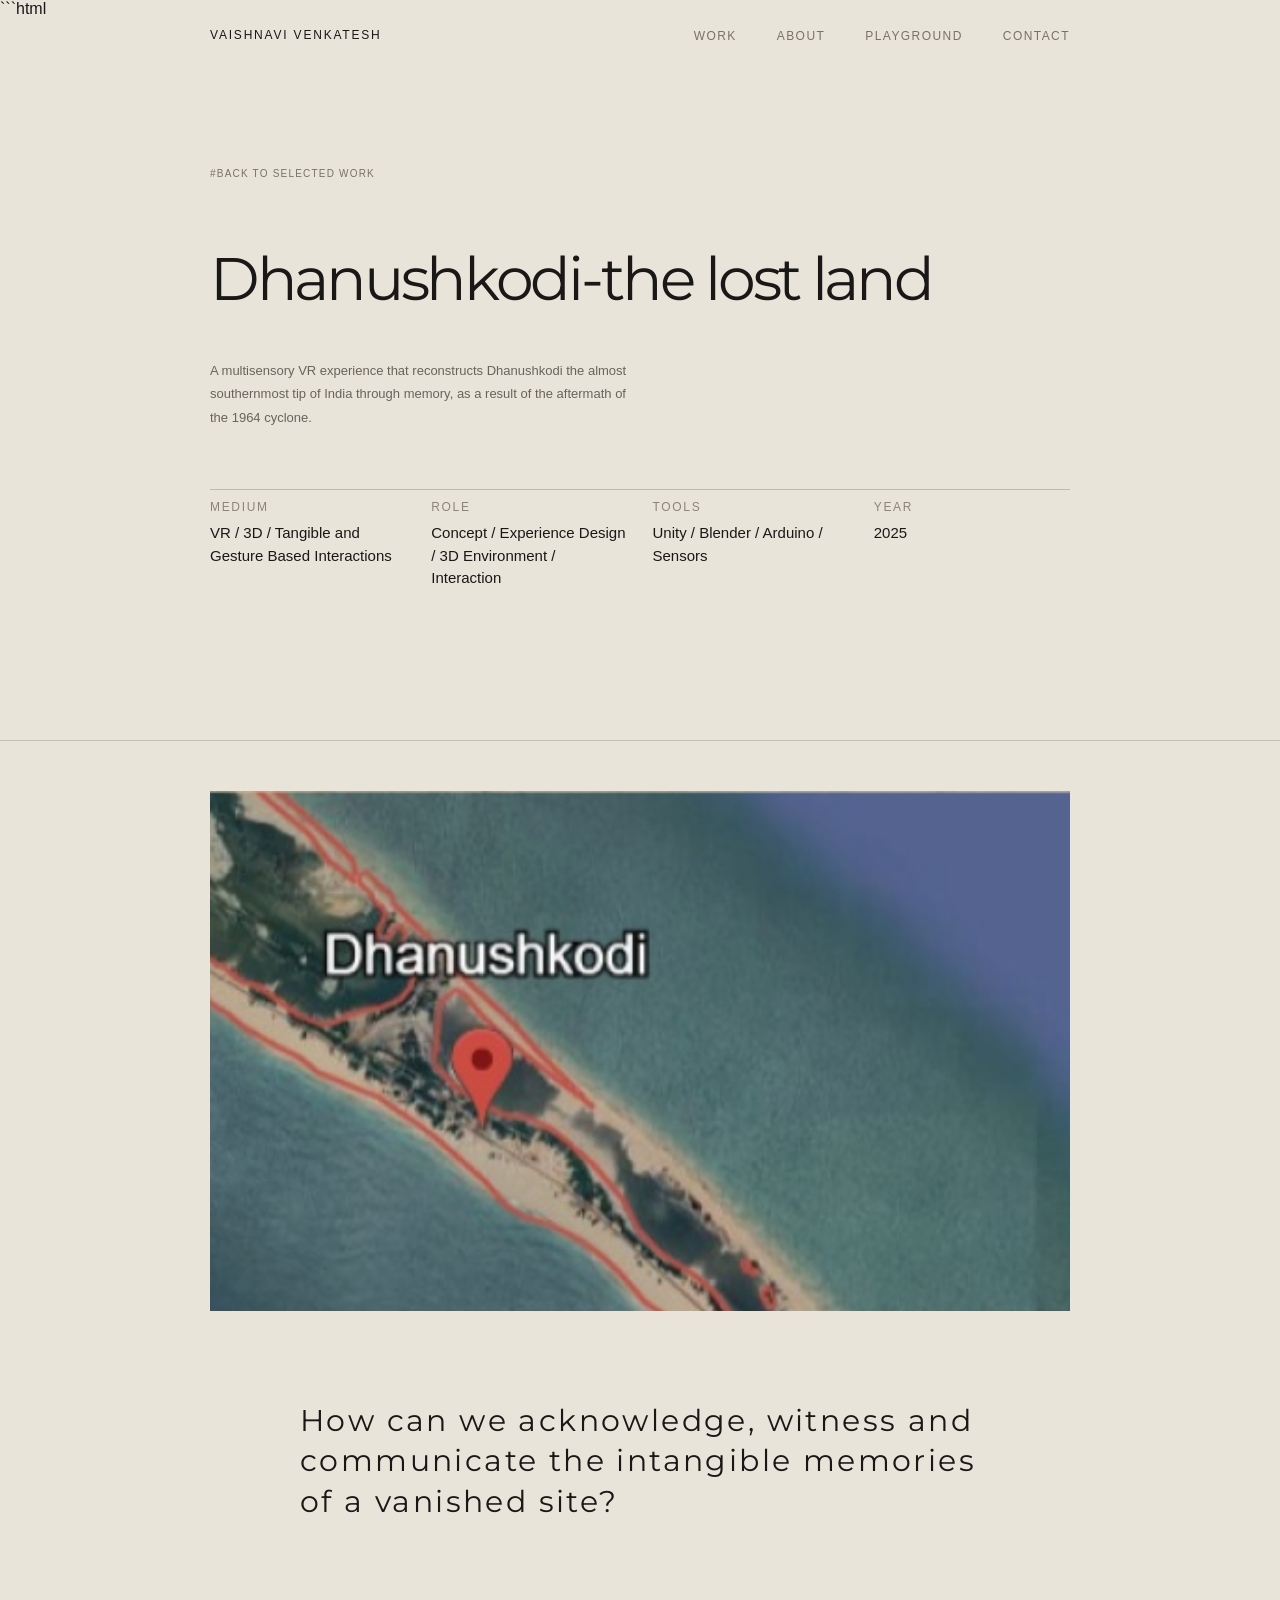
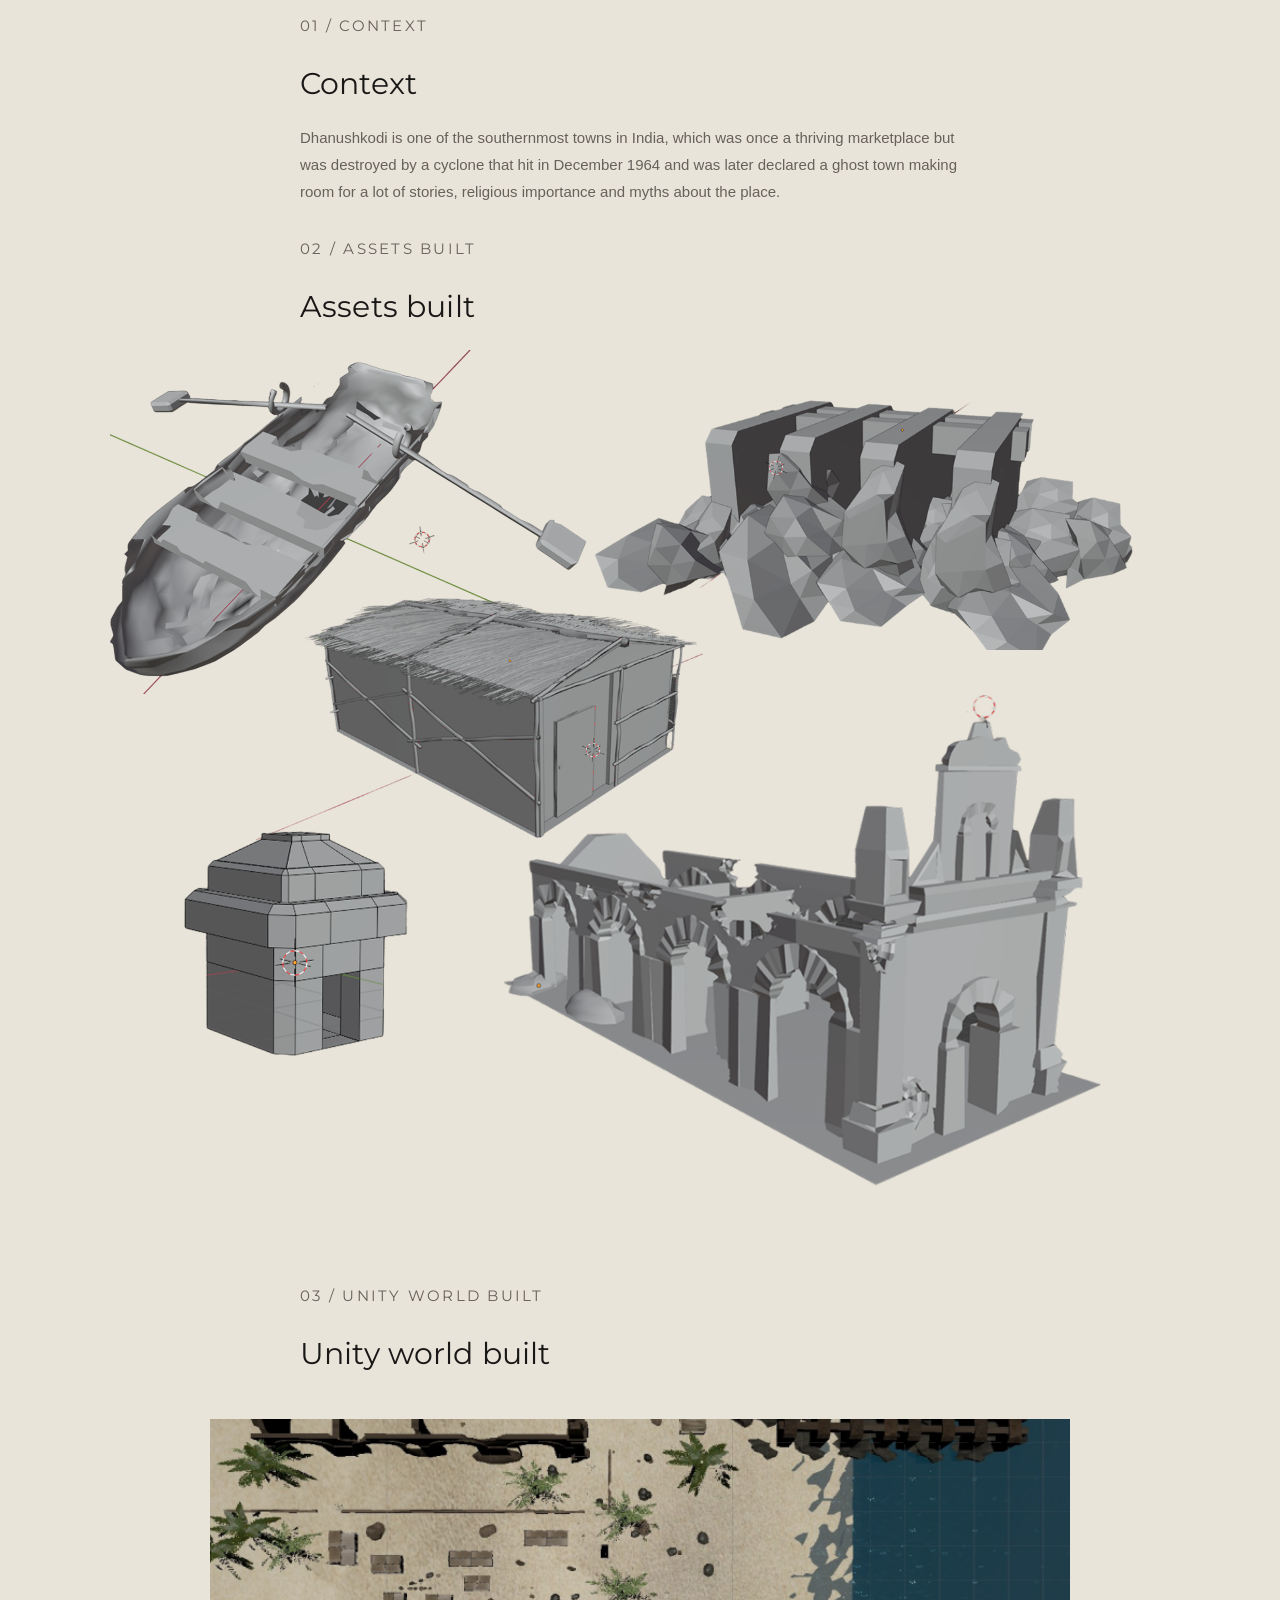
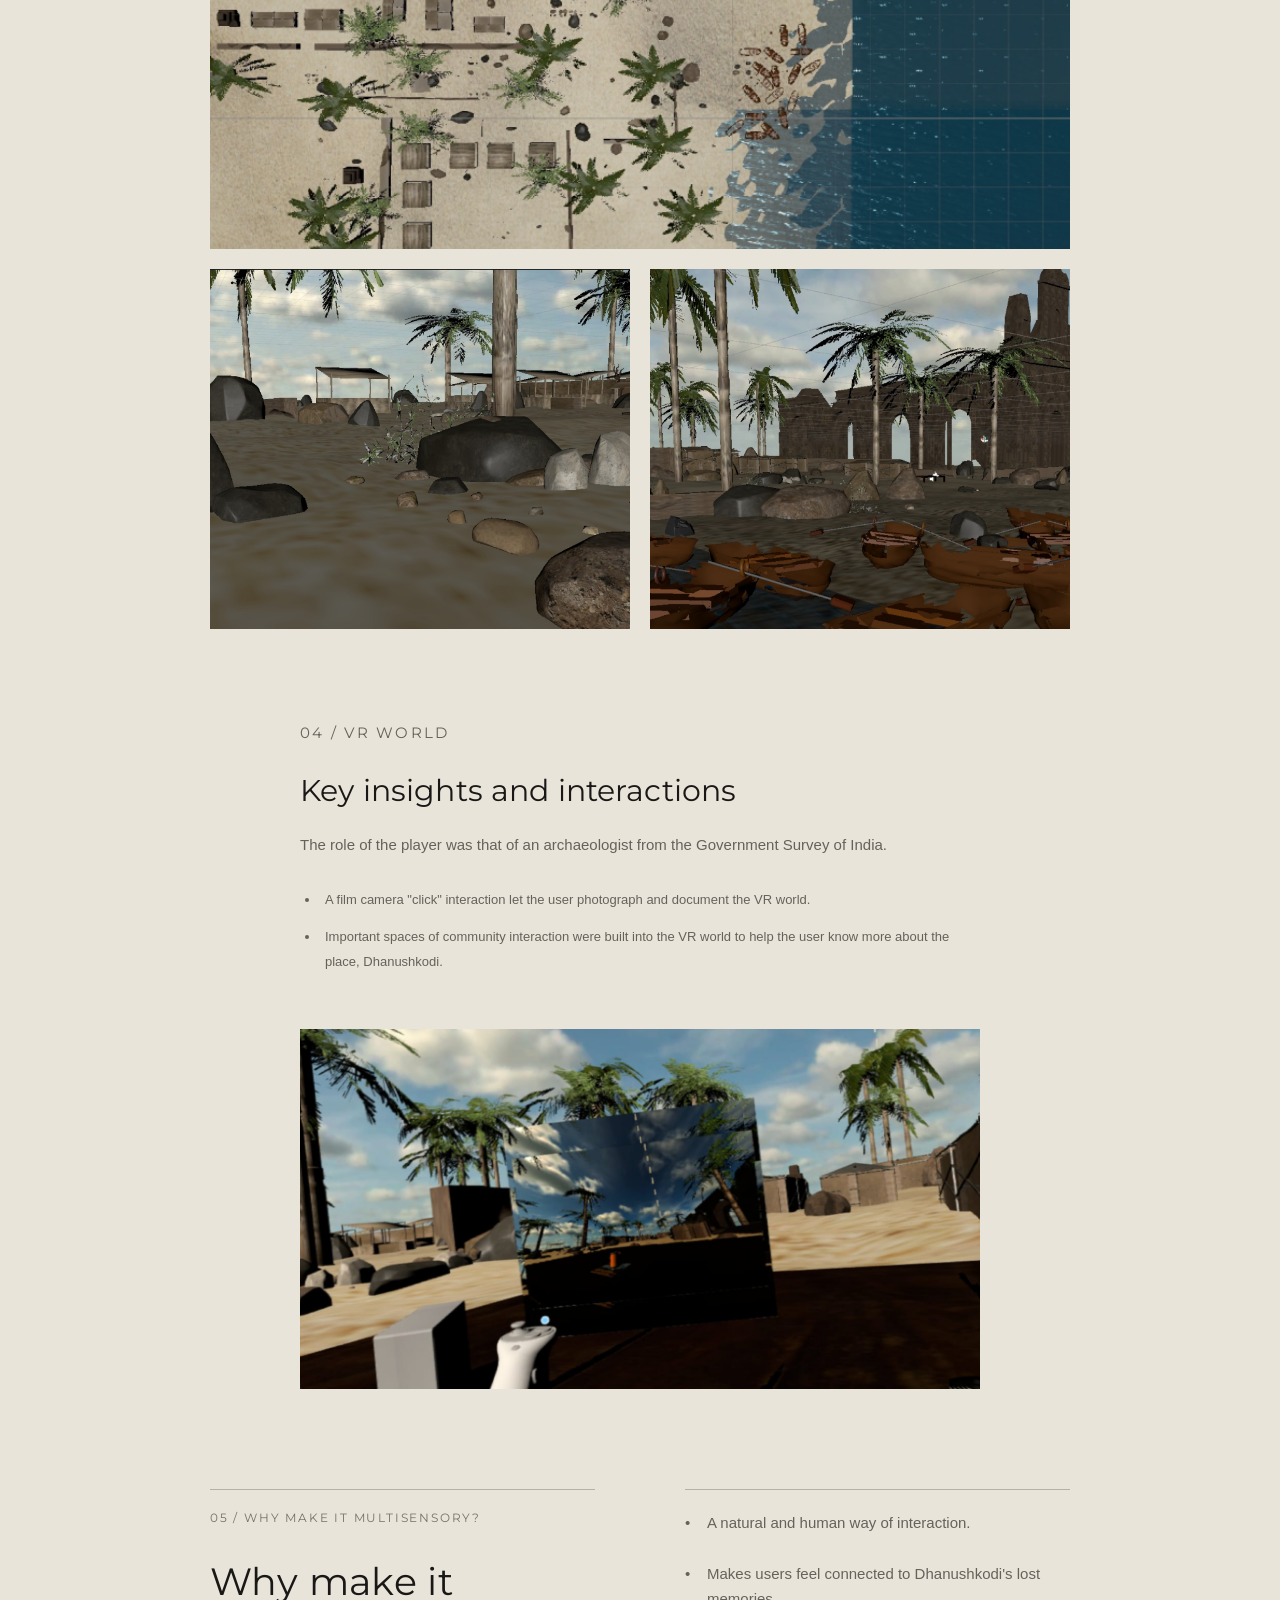
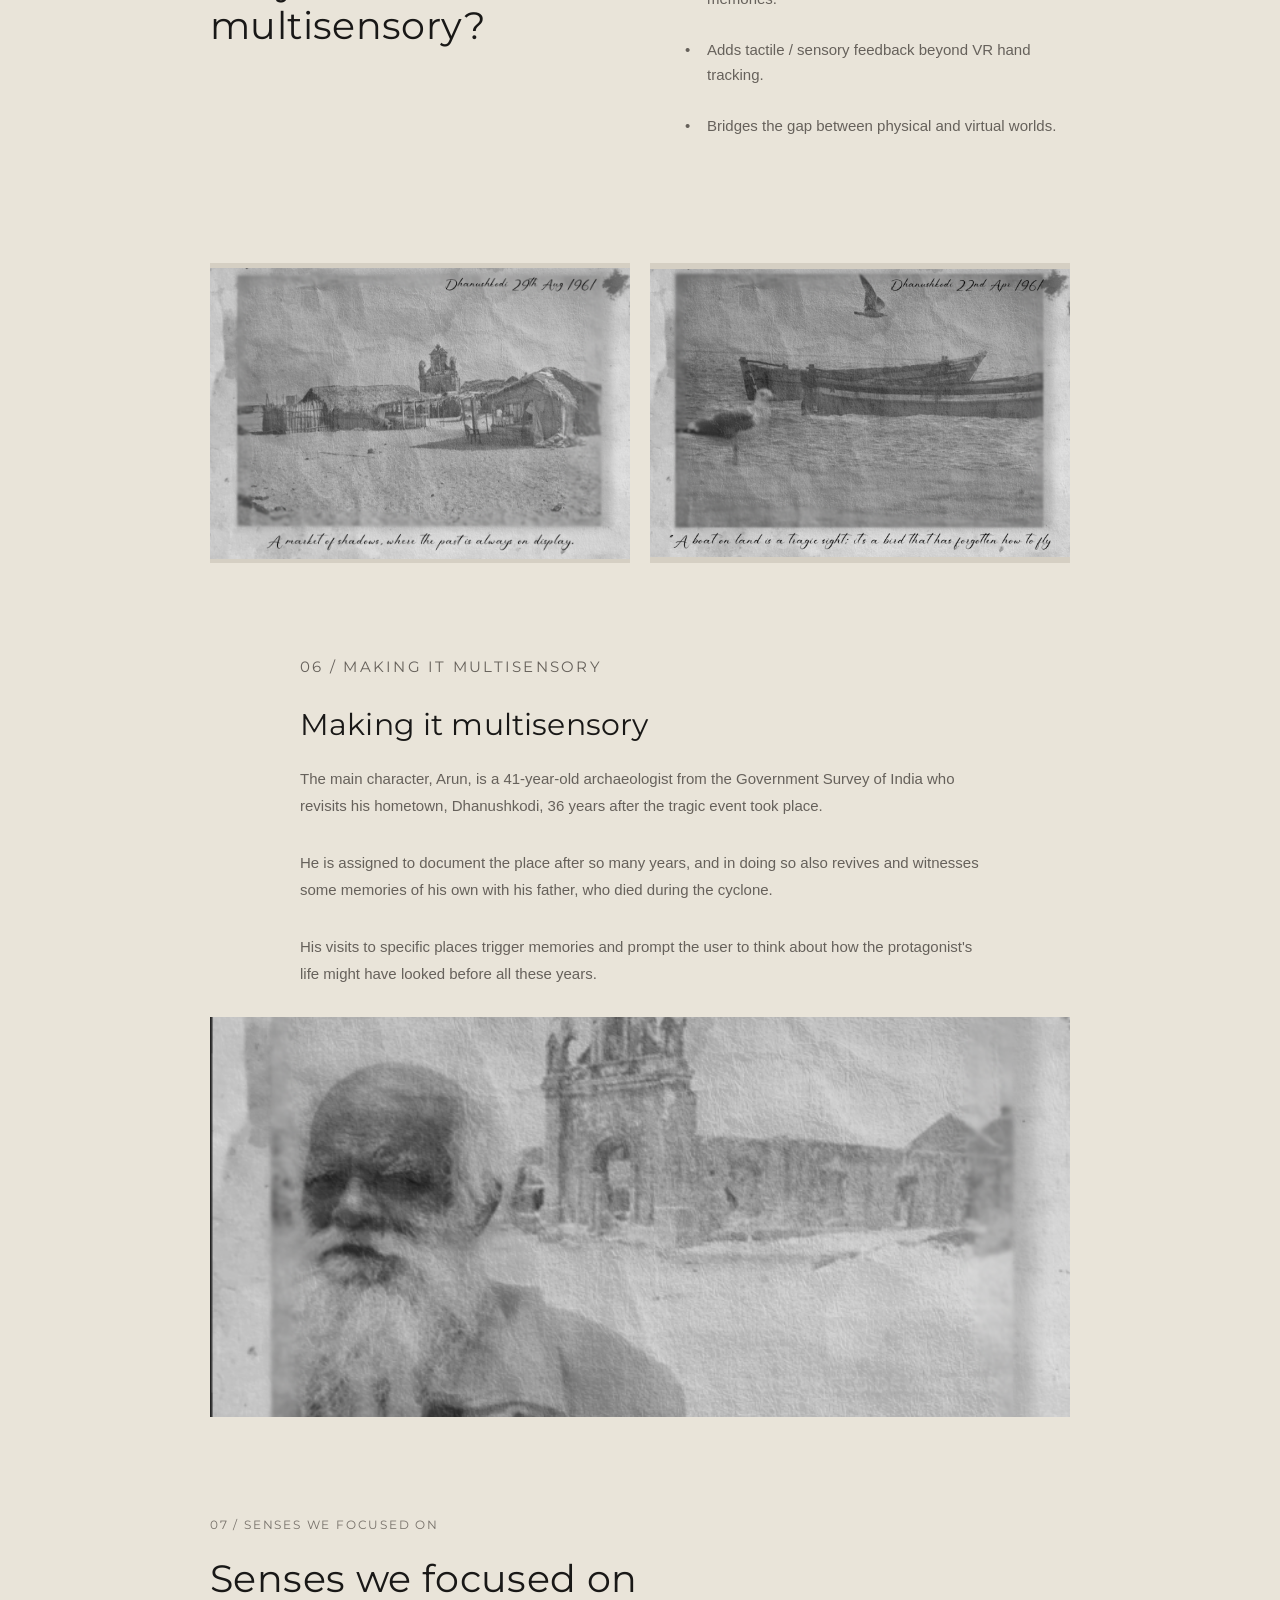
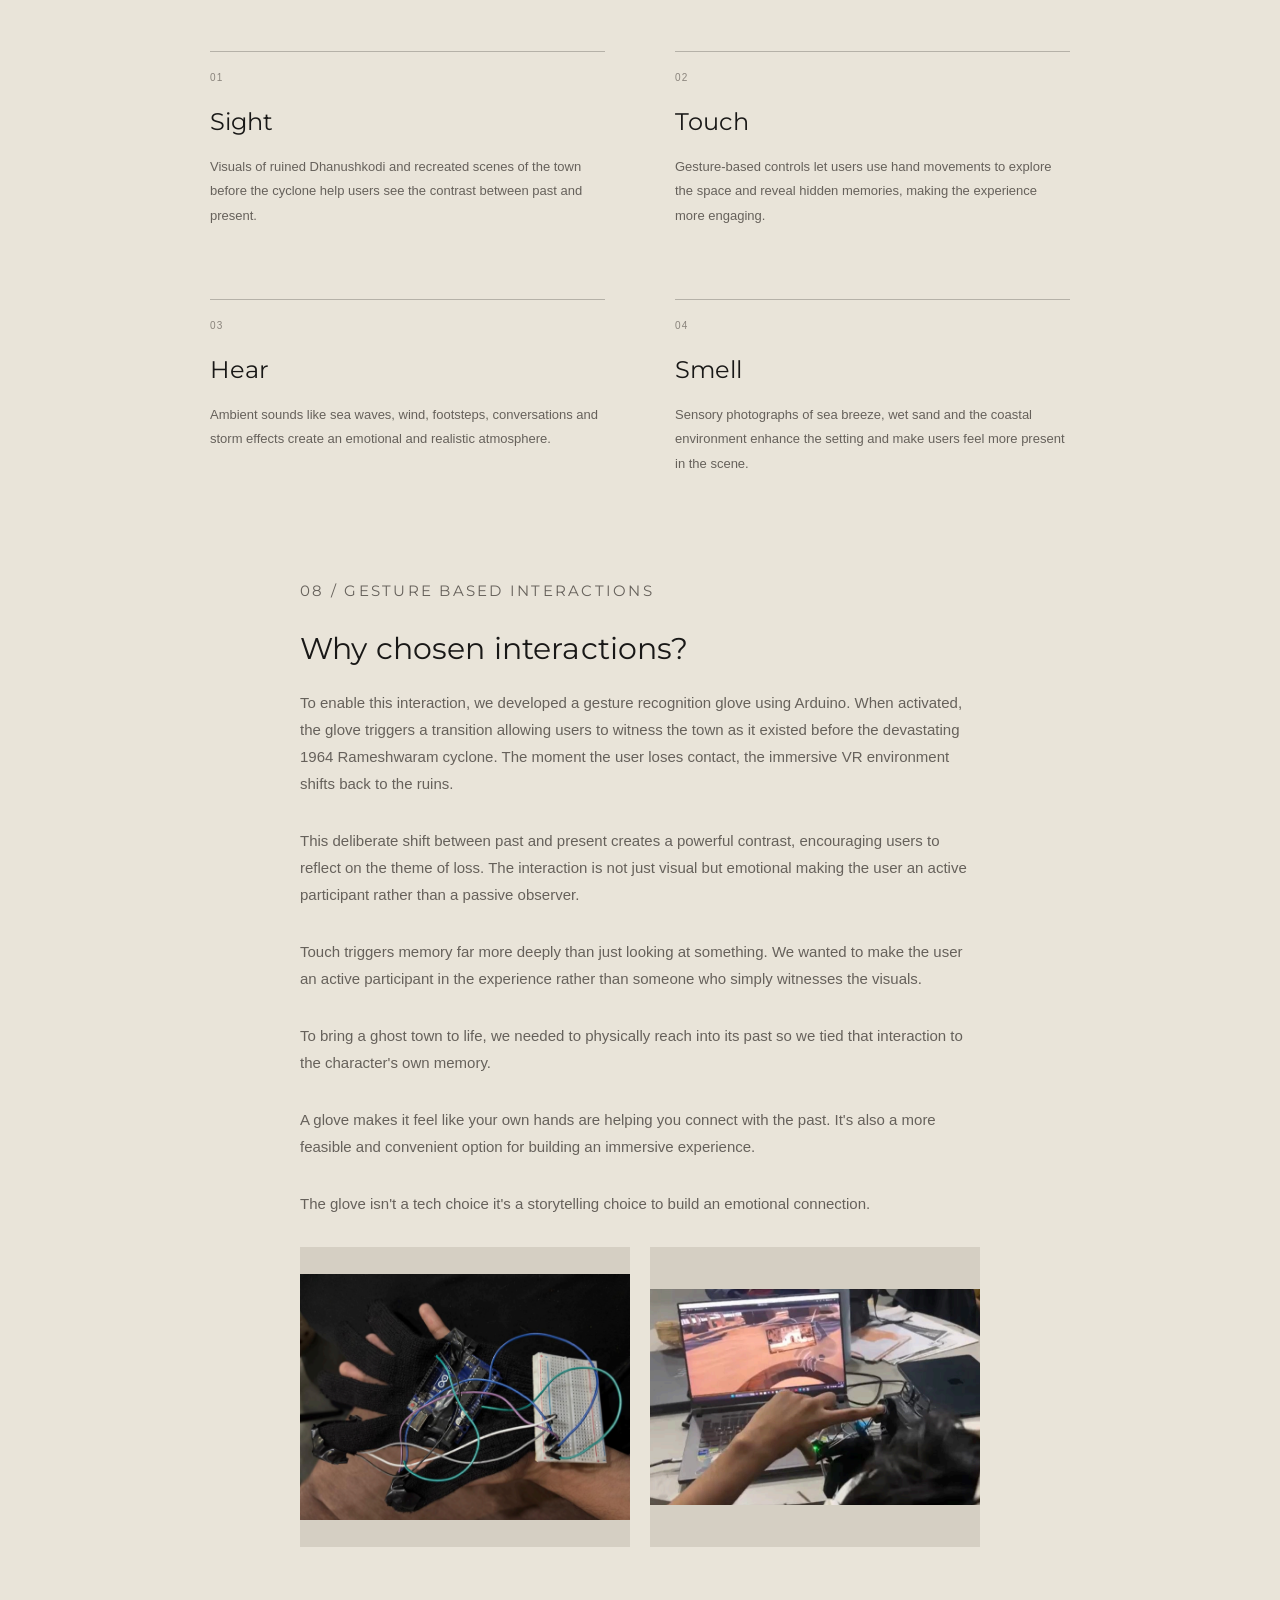
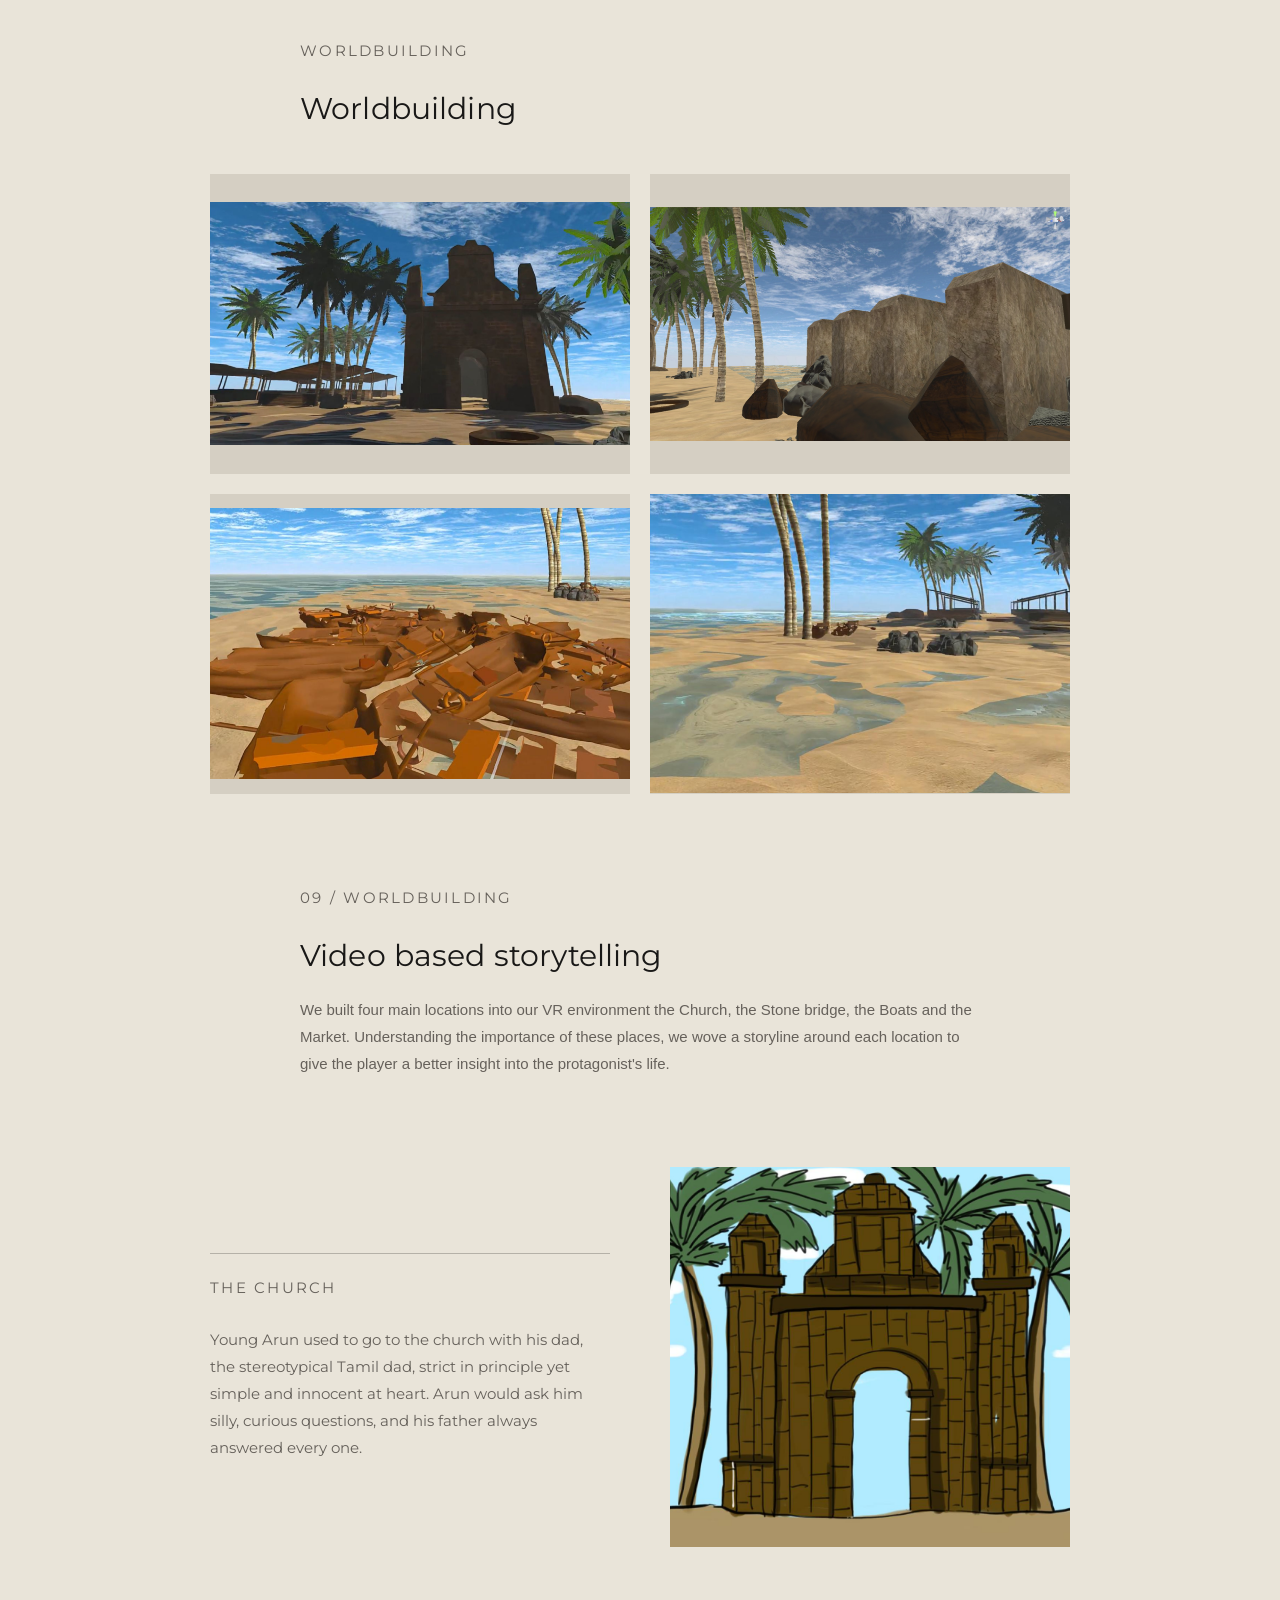
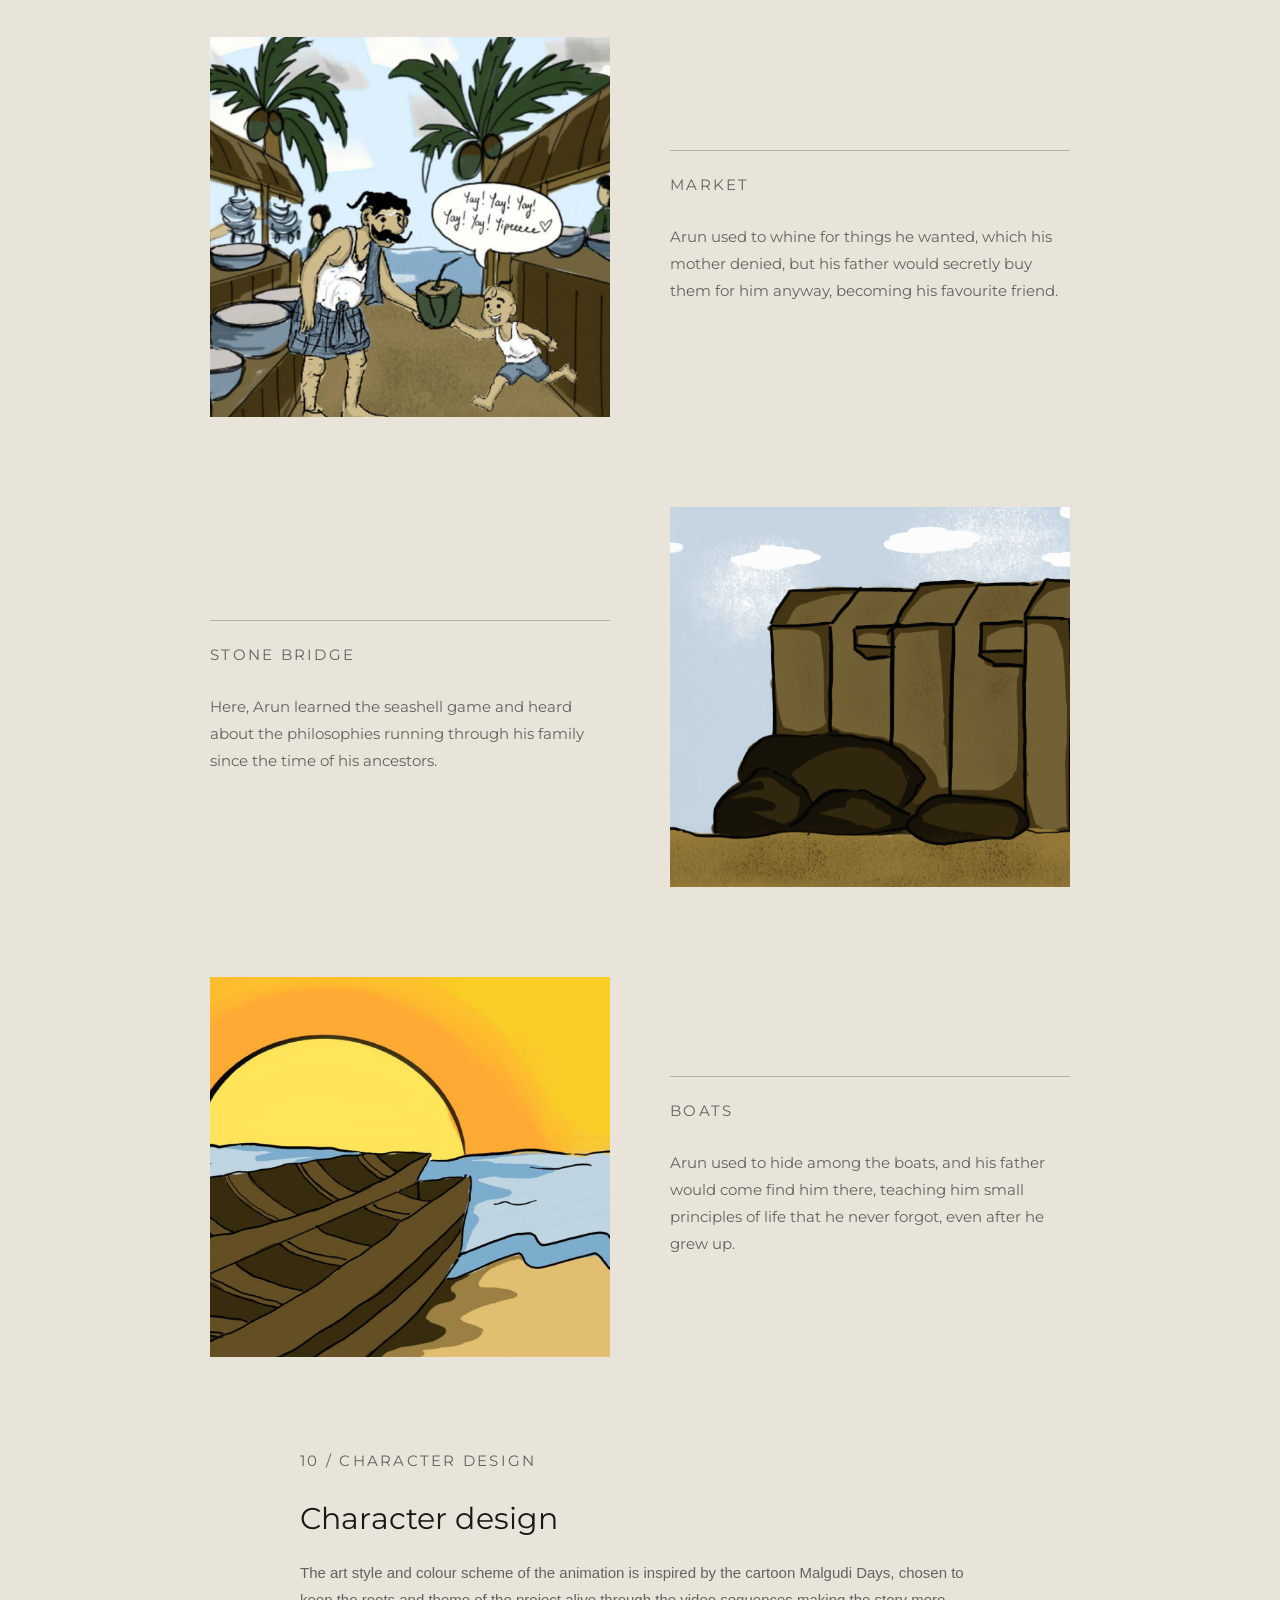
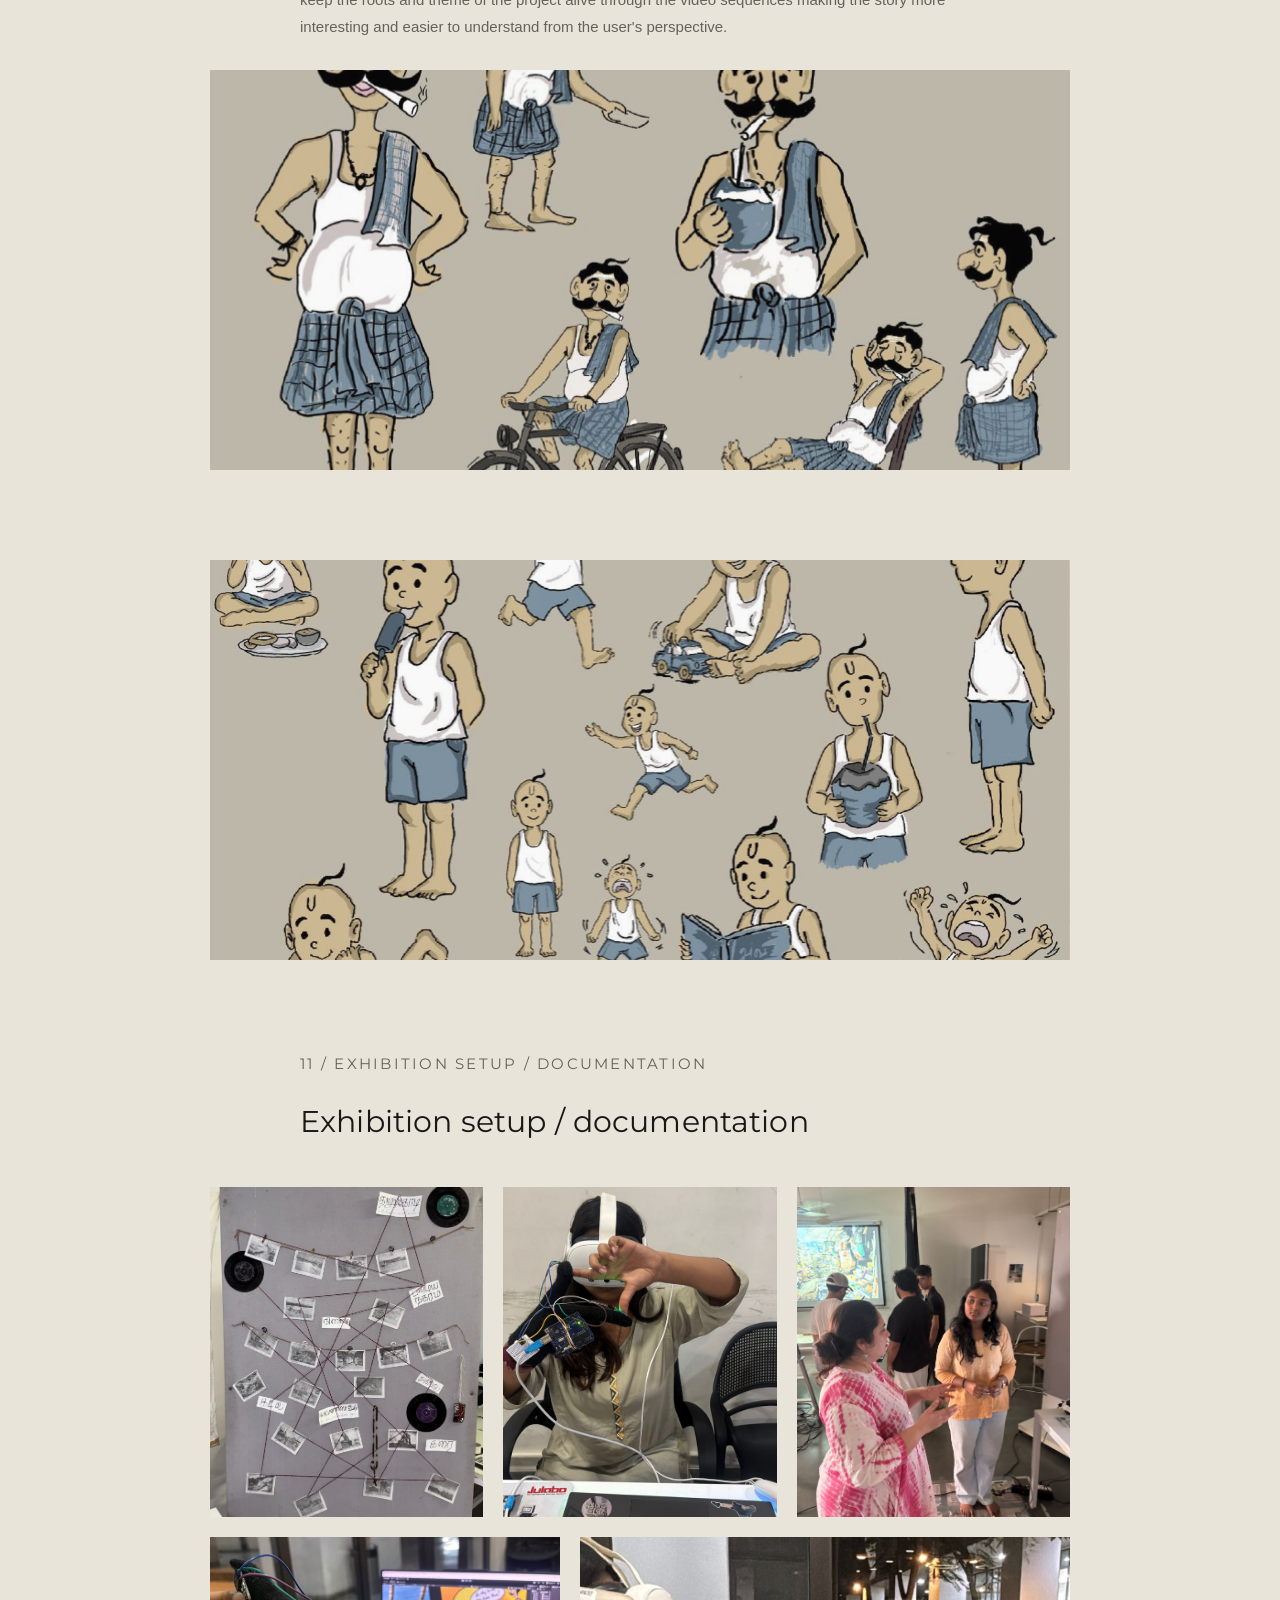
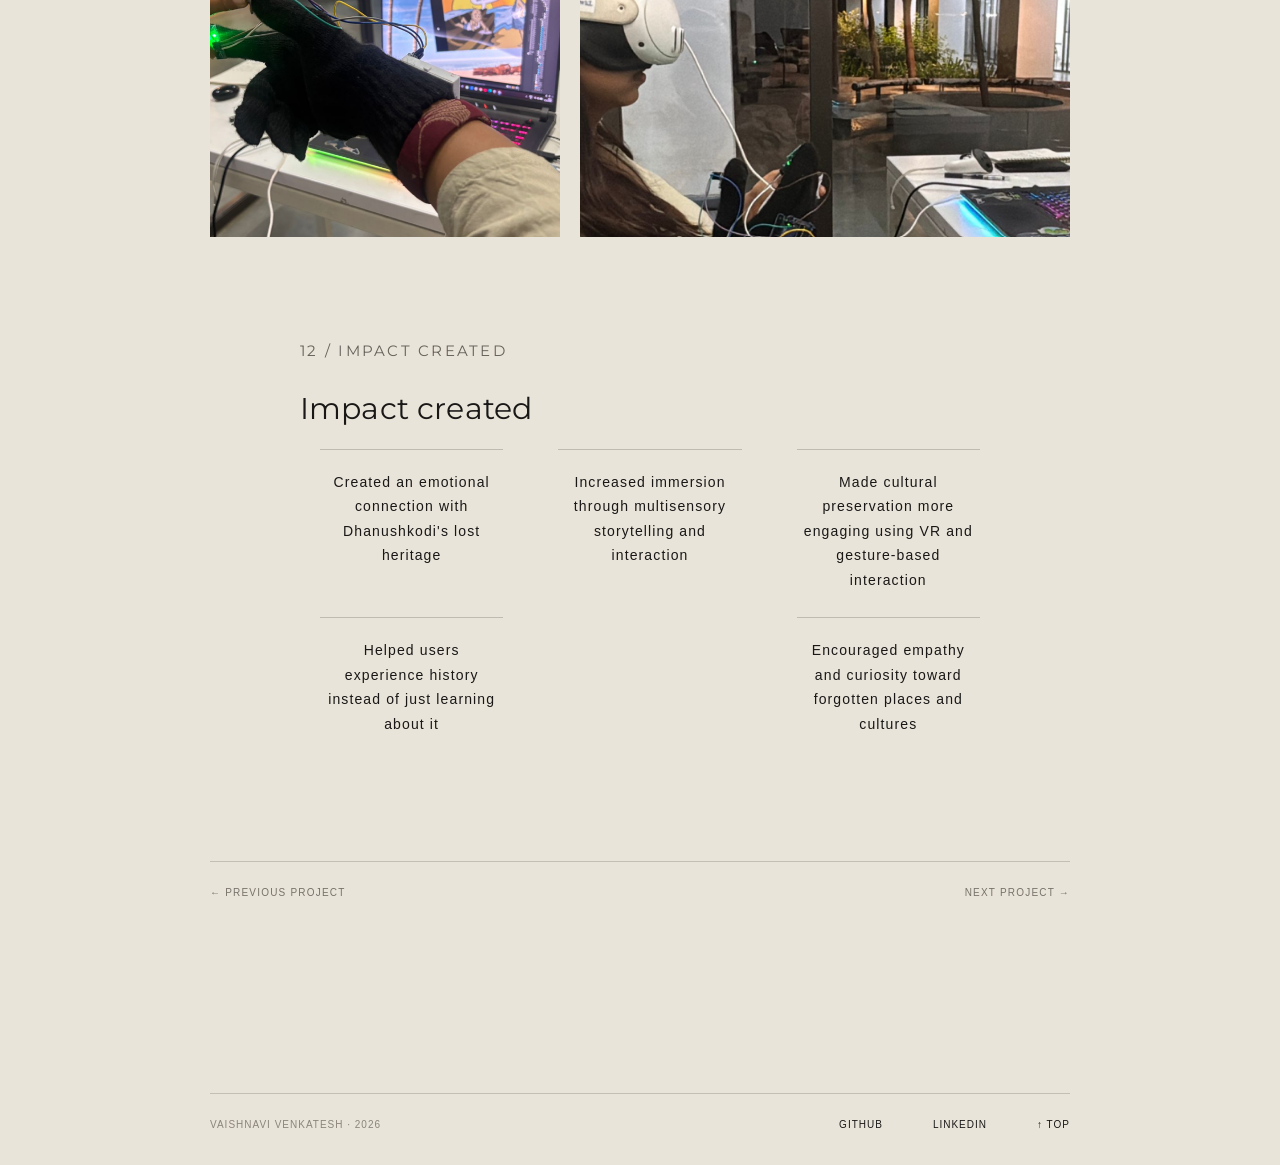
<file: pages/project-1.html>
```html
<!DOCTYPE html>
<html lang="en">

<head>

<meta charset="UTF-8">
<meta name="viewport" content="width=device-width, initial-scale=1.0">

<title>Dhanushkodi-A lost legend</title>

<link rel="preconnect" href="https://fonts.googleapis.com">
<link rel="preconnect" href="https://fonts.gstatic.com" crossorigin>

<link
    href="https://fonts.googleapis.com/css2?family=Montserrat:ital,wght@0,400;0,500;0,600;1,400&display=swap"
    rel="stylesheet"
>

<style>

/* ========================================================
   FONT
======================================================== */

@font-face {

    font-family: "Montserrat";

    src:
        url("../fonts/Montserrat-Regular.woff2")
        format("woff2");

    font-weight: 200;
    font-style: normal;

}


@font-face {

    font-family: "Montserrat";

    src:
        url("../fonts/Montserrat.woff2")
        format("woff2");

    font-weight: 200;
    font-style: italic;

}


/* ========================================================
   RESET
======================================================== */

* {

    margin: 0;
    padding: 0;

    box-sizing: border-box;

}


html {

    scroll-behavior: smooth;

}


body {

    background: #e9e4d9;

    color: #191817;

    font-family:
        "Helvetica Neue",
        Helvetica,
        Arial,
        sans-serif;

    overflow-x: hidden;

}


a {

    color: inherit;

    text-decoration: none;

}


::selection {

    background: #191817;

    color: #e9e4d9;

}


/* ========================================================
   PAGE WIDTH
======================================================== */

.page-width {

    width:
        min(
            860px,
            calc(100% - 200px)
        );

    margin: auto;

}


/* ========================================================
   NAVIGATION
======================================================== */

.site-nav {

    position: fixed;

    top: 0;
    left: 0;

    width: 100%;

    z-index: 1000;

    padding: 26px 0;

}


.nav-inner {

    width:
        min(
            860px,
            calc(100% - 200px)
        );

    margin: auto;

    display: flex;

    justify-content: space-between;

    align-items: center;

}


.artist-name {

    font-size: 12px;

    text-transform: uppercase;

    letter-spacing: .15em;

    font-weight: 500;

}


.nav-links {

    display: flex;

    gap: 40px;

    list-style: none;

}


.nav-links a {

    font-size: 12px;

    text-transform: uppercase;

    letter-spacing: .12em;

    color: #77716a;

    transition:
        color .3s ease;

}


.nav-links a:hover {

    color: #191817;

}


/* ========================================================
   PROJECT HERO
======================================================== */

.project-hero {

    min-height: 75vh;

    display: flex;

    align-items: center;

    padding:
        150px
        100px;

}


.project-hero-content {

    width: 100%;

}


/* ========================================================
   BACK LINK
======================================================== */

.back-link {

    display: inline-flex;

    align-items: center;

    gap: 8px;

    font-size: 10px;

    text-transform: uppercase;

    letter-spacing: .12em;

    color: #77716a;

    margin-bottom: 55px;

    transition:
        gap .3s ease,
        color .3s ease;

}


.back-link:hover {

    gap: 13px;

    color: #191817;

}


/* ========================================================
   PROJECT TITLE
======================================================== */

.project-main-title {

    font-family:
        "Montserrat",
        "Bodoni Moda",
        "Cormorant Garamond",
        Georgia,
        serif;

    font-weight: 400;

    font-size:
        clamp(50px, 7vw, 60px);

    line-height: 1.50;

    letter-spacing: -.055em;

    max-width: 800px;

}


/* ========================================================
   PROJECT INTRO
======================================================== */

.project-intro {

    max-width: 430px;

    margin-top: 35px;

    font-size: 13px;

    line-height: 1.8;

    color: #68635d;

}


/* ========================================================
   PROJECT META
======================================================== */

.project-meta {

    display: grid;

    grid-template-columns:
        repeat(4, 1fr);

    gap: 25px;

    margin-top: 60px;

    padding-top: 10px;

    border-top:
        1px solid
        rgba(25,24,23,.2);

}


.meta-item {

    min-width: 0;

}


.meta-label {

    display: block;

    font-size: 12px;

    text-transform: uppercase;

    letter-spacing: .14em;

    color: #8a847c;

    margin-bottom: 8px;

}


.meta-value {

    font-size: 15px;

    line-height: 1.5;

}


/* ========================================================
   MUSEUM RULE
======================================================== */

.museum-rule {

    width: 100%;

    height: 1px;

    background:
        rgba(25,24,23,.18);

}


/* ========================================================
   PROJECT BODY
======================================================== */

.project-body {

    padding:
        50px 0
        140px;

}


/* ========================================================
   PROJECT IMAGE
======================================================== */

.project-image {

    width: 100%;

    height: 520px;

    background: #d5cfc3;

    overflow: hidden;

    margin-bottom: 90px;

}


.project-image img {

    width: 100%;

    height: 100%;

    object-fit: cover;

    display: block;

    filter:
        grayscale(20%)
        contrast(.95);

    transition:
        transform .8s
        cubic-bezier(.2,.7,.2,1),
        filter .8s ease;

}


.project-image:hover img {

    transform:
        scale(1.025);

    filter:
        grayscale(0%)
        contrast(1);

}


/* ========================================================
   PROJECT CONTENT
======================================================== */

.project-content {

    max-width: 680px;

    margin: auto;

}


.content-label {

    font-family:
        "Montserrat",
        "Helvetica Neue",
        Helvetica,
        Arial,
        sans-serif;

    font-size: 12px;

    text-transform: uppercase;

    letter-spacing: .15em;

    color: #77716a;

    margin-bottom: 25px;

}


.project-content h2 {

    font-family:
        "Montserrat",
        "Bodoni Moda",
        "Cormorant Garamond",
        Georgia,
        serif;

    font-size: 30px;

    font-weight: 400;

    letter-spacing: .005em;

    line-height: 1;

    margin-bottom: 25px;

}


.project-content h3 {

    font-family:
        "Montserrat",
        "Bodoni Moda",
        "Cormorant Garamond",
        Georgia,
        serif;

    font-size: 20px;

    font-weight: 500;

    letter-spacing: .005em;

    margin-bottom: 12px;

}


.project-content p {

    max-width: 1950px;

    font-size: 15px;

    line-height: 1.8;

    color: #66615b;

    margin-bottom: 30px;

}


.intro-statement {

    max-width: 680px;

    margin:
        0 auto
        90px;

}


.intro-statement p {

    max-width: 800px;

    font-family:
        "Montserrat",
        Georgia,
        serif;

    font-size: 30px;

    line-height: 1.35;

    letter-spacing: .08em;

    color: #191817;

}


/* ========================================================
   TIGHT PARAGRAPHS
======================================================== */

.project-content p.tight {

    margin-bottom: 30px;

}


/* ========================================================
   NORMAL LISTS
======================================================== */

.project-content ul {

    margin-top: 0;

    margin-bottom: 55px;

    padding-left: 20px;

}


.project-content li {

    font-size: 13px;

    line-height: 1.9;

    color: #66615b;

    padding-left: 5px;

    margin-bottom: 12px;

}


/* ========================================================
   IMPACT GRID
======================================================== */

.impact-grid {

    width: 100%;

    display: grid;

    grid-template-columns:
        repeat(3, 1fr);

    column-gap: 55px;

    row-gap: 0;

    margin-top: 35px;

    margin-bottom: 55px;

    padding: 0;

    list-style: none;

}


.impact-grid li {

    border-top:
        1px solid
        rgba(25,24,23,.20);

    padding:
        20px 5px
        25px;

    margin: 0;

    font-size: 14px;

    line-height: 1.75;

    letter-spacing: .08em;

    color: #191817;

    text-align: center;

}


/* REMOVE BULLETS */

.impact-grid li::before {

    content: none;

}


/* ========================================================
   IMPACT GRID SECOND ROW
======================================================== */

/*
   First row:
   1 | 2 | 3

   Second row:
   4 |   | 5
*/

.impact-grid li:nth-child(4) {

    grid-column: 1;

}


.impact-grid li:nth-child(5) {

    grid-column: 3;

}


/* ========================================================
   MULTISENSORY INFORMATION GRID
======================================================== */

.multisensory-grid {

    max-width: 860px;

    margin:
        100px auto;

    display: grid;

    grid-template-columns:
        1fr 1fr;

    column-gap: 90px;

    align-items: start;

}


.multisensory-heading {

    border-top:
        1px solid
        rgba(25,24,23,.25);

    padding-top: 20px;

}


.multisensory-heading .content-label {

    margin-bottom: 35px;

}


.multisensory-heading h2 {

    font-family:
        "Montserrat",
        "Bodoni Moda",
        "Cormorant Garamond",
        Georgia,
        serif;

    font-size: 38px;

    font-weight: 400;

    line-height: 1.15;

    letter-spacing: .01em;

}


.multisensory-points {

    border-top:
        1px solid
        rgba(25,24,23,.25);

    padding-top: 20px;

}


.multisensory-points ul {

    list-style: none;

    padding: 0;

    margin: 0;

}


.multisensory-points li {

    position: relative;

    padding-left: 22px;

    margin-bottom: 25px;

    font-size: 15px;

    line-height: 1.7;

    color: #66615b;

}


.multisensory-points li::before {

    content: "•";

    position: absolute;

    left: 0;

    top: 0;

    color: #66615b;

}


/* ========================================================
   SECONDARY IMAGE
======================================================== */

.project-image.secondary {

    margin:
        20px 0
        90px;

    height: 400px;

}


/* ========================================================
   MULTISENSORY IMAGE PAIR
======================================================== */

.multisensory-image-grid {

    width: 100%;

    display: grid;

    grid-template-columns:
        1fr 1fr;

    gap: 20px;

    margin:
        0 0
        90px;

}


.multisensory-image {

    width: 100%;

    height: 300px;

    background: #d5cfc3;

    overflow: hidden;

    display: flex;

    align-items: center;

    justify-content: center;

}


.multisensory-image img {

    width: 100%;

    height: 100%;

    object-fit: contain;

    display: block;

}


/* ========================================================
   GESTURE IMAGE PAIR
======================================================== */

.gesture-image-grid {

    width: 100%;

    display: grid;

    grid-template-columns:
        1fr 1fr;

    gap: 20px;

    margin:
        20px 0
        90px;

}


.gesture-image {

    width: 100%;

    height: 300px;

    background: #d5cfc3;

    overflow: hidden;

    display: flex;

    align-items: center;

    justify-content: center;

}


.gesture-image img {

    width: 100%;

    height: 100%;

    object-fit: contain;

    display: block;

}


/* ========================================================
   SENSES SECTION
======================================================== */

.senses-section {

    max-width: 860px;

    margin: 100px auto;

}


.senses-section > .content-label {

    margin-bottom: 25px;

}


.senses-section > h2 {

    font-family:
        "Montserrat",
        "Bodoni Moda",
        "Cormorant Garamond",
        Georgia,
        serif;

    font-size: 38px;

    font-weight: 400;

    line-height: 1.15;

    letter-spacing: .01em;

}


/* ========================================================
   SENSES GRID
======================================================== */

.senses-grid {

    display: grid;

    grid-template-columns:
        repeat(2, 1fr);

    column-gap: 70px;

    row-gap: 70px;

    margin-top: 50px;

}


/* ========================================================
   INDIVIDUAL SENSE
======================================================== */

.sense-item {

    border-top:
        1px solid
        rgba(25,24,23,.25);

    padding-top: 20px;

}


.sense-number {

    font-size: 10px;

    letter-spacing: .12em;

    text-transform: uppercase;

    color: #8a847c;

    margin-bottom: 25px;

}


.sense-item h3 {

    font-family:
        "Montserrat",
        "Bodoni Moda",
        "Cormorant Garamond",
        Georgia,
        serif;

    font-size: 24px;

    font-weight: 400;

    line-height: 1.2;

    margin-bottom: 18px;

}


.sense-item p {

    max-width: 100%;

    font-size: 13px;

    line-height: 1.9;

    color: #66615b;

    margin-bottom: 0;

}


/* ========================================================
   ASSETS GRID
======================================================== */

.image-grid-6 {

    width: 100%;

    display: grid;

    grid-template-columns:
        1.3fr 1fr 1fr;

    gap: 20px;

    margin:
        50px 0
        90px 0;

}


.image-grid-6 .image-placeholder {

    width: 100%;

    height: 300px;

    background: transparent;

    border: none;

    display: flex;

    align-items: center;

    justify-content: flex-start;

    overflow: hidden;

}


.image-grid-6 .image-placeholder img {

    width: 100%;

    height: 100%;

    object-fit: contain;

    object-position: left center;

    display: block;

}


/* ========================================================
   BOAT IMAGE
======================================================== */

.image-grid-6 .boat-image {

    height: 400px;

    justify-content: flex-start;

    overflow: visible;

}


.image-grid-6 .boat-image img {

    width: 150%;

    height: 100%;

    object-fit: contain;

    object-position: left center;

    display: block;

    transform:
        translateX(-100px)
        translateY(-50px);

    transform-origin:
        left center;

}


/* ========================================================
   CHURCH IMAGE
======================================================== */

.image-grid-6 .church-image {

    overflow: visible;

}


.image-grid-6 .church-image img {

    width: 300%;

    height: 350%;

    object-fit: contain;

    object-position: left center;

    display: block;

    transform:
        translateX(-150px);

    transform-origin:
        left center;

}


/* ========================================================
   HOUSE IMAGE
======================================================== */

.image-grid-6 .house-image {

    height: 400px;

    overflow: visible;

    justify-content: flex-start;

}


.image-grid-6 .house-image img {

    width: 180%;

    height: 250%;

    object-fit: contain;

    object-position: left center;

    display: block;

    transform:
        translateX(150px)
        translateY(150px)
        scaleX(-1);

    transform-origin:
        left center;

}


/* ========================================================
   ROCK STRUCTURE IMAGE
======================================================== */

.image-grid-6 .rock-structure-image {

    height: 400px;

    justify-content: flex-start;

    overflow: visible;

}


.image-grid-6 .rock-structure-image img {

    width: 250%;

    height: 200%;

    object-fit: contain;

    object-position: left center;

    display: block;

    transform:
        translateX(-250px)
        translateY(-55px);

    transform-origin:
        left center;

}


/* ========================================================
   MANDIR IMAGE
======================================================== */

.image-grid-6 .mandir-image {

    height: 400px;

    justify-content: flex-start;

    overflow: visible;

}


.image-grid-6 .mandir-image img {

    width: 100%;

    height: 100%;

    object-fit: contain;

    object-position: left center;

    display: block;

    transform:
        translateX(250px)
        translateY(-50px)
        scaleX(-1);

    transform-origin:
        left center;

}


/* ========================================================
   UNITY WORLD IMAGE LAYOUT
======================================================== */

.unity-world-grid {

    width: 100%;

    display: grid;

    grid-template-columns:
        1fr 1fr;

    gap: 20px;

    margin:
        50px 0
        90px 0;

}


.unity-world-image {

    width: 100%;

    height: 360px;

    background: transparent;

    overflow: hidden;

}


.unity-world-image img {

    width: 100%;

    height: 100%;

    object-fit: cover;

    display: block;

}


.unity-world-top {

    grid-column:
        1 / -1;

    height: 430px;

}


.unity-world-bottom {

    height: 360px;

}


/* ========================================================
   WORLDBUILDING 4 IMAGE GRID
======================================================== */

.worldbuilding-image-grid {

    width: 100%;

    display: grid;

    grid-template-columns:
        1fr 1fr;

    gap: 20px;

    margin:
        50px 0
        90px 0;

}


.worldbuilding-image {

    width: 100%;

    height: 300px;

    background: #d5cfc3;

    overflow: hidden;

    display: flex;

    align-items: center;

    justify-content: center;

}


.worldbuilding-image img {

    width: 100%;

    height: 100%;

    object-fit: contain;

    display: block;

}


/* ========================================================
   VIDEO BASED STORYTELLING
   MONTESERRAT FONT
======================================================== */

.story-location {

    width: 100%;

    display: grid;

    grid-template-columns:
        1fr 1fr;

    gap: 60px;

    align-items: center;

    margin:
        90px 0;

    font-family:
        "Montserrat",
        "Helvetica Neue",
        Helvetica,
        Arial,
        sans-serif;

}


.story-location-content {

    border-top:
        1px solid
        rgba(25,24,23,.25);

    padding-top: 20px;

}


.story-location-content .content-label {

    margin-bottom: 25px;

    font-family:
        "Montserrat",
        "Helvetica Neue",
        Helvetica,
        Arial,
        sans-serif;

}


.story-location-content p {

    max-width: 100%;

    margin-bottom: 0;

    font-family:
        "Montserrat",
        "Helvetica Neue",
        Helvetica,
        Arial,
        sans-serif;

    font-size: 15px;

    line-height: 1.8;

    color: #66615b;

}


.story-location-image {

    width: 100%;

    height: 380px;

    background: #d5cfc3;

    overflow: hidden;

}


.story-location-image img {

    width: 100%;

    height: 100%;

    object-fit: cover;

    display: block;

}


/* ========================================================
   ALTERNATING STORY ROWS
======================================================== */

.story-location.reverse {

    grid-template-columns:
        1fr 1fr;

}


.story-location.reverse .story-location-content {

    order: 2;

}


.story-location.reverse .story-location-image {

    order: 1;

}


/* ========================================================
   EXHIBITION PHOTO GRID
======================================================== */

.exhibition-grid {

    width: 100%;

    margin:
        50px 0
        100px;

}


/* ========================================================
   EXHIBITION TOP ROW
======================================================== */

.exhibition-top {

    width: 100%;

    display: grid;

    grid-template-columns:
        1fr 1fr 1fr;

    gap: 20px;

    margin-bottom: 20px;

}


.exhibition-top .exhibition-image {

    width: 100%;

    height: 330px;

    background: #d5cfc3;

    overflow: hidden;

}


.exhibition-top .exhibition-image img {

    width: 100%;

    height: 100%;

    object-fit: cover;

    display: block;

}


/* ========================================================
   EXHIBITION BOTTOM ROW
======================================================== */

.exhibition-bottom {

    width: 100%;

    display: grid;

    grid-template-columns:
        1fr 1.4fr;

    gap: 20px;

}


.exhibition-bottom .exhibition-image {

    width: 100%;

    height: 300px;

    background: #d5cfc3;

    overflow: hidden;

}


.exhibition-bottom .exhibition-image img {

    width: 100%;

    height: 100%;

    object-fit: cover;

    display: block;

}


/* ========================================================
   PROJECT NAVIGATION
======================================================== */

.project-navigation {

    display: flex;

    justify-content: space-between;

    align-items: center;

    margin-top: 100px;

    padding-top: 25px;

    border-top:
        1px solid
        rgba(25,24,23,.18);

}


/* ========================================================
   FOOTER
======================================================== */

footer {

    width:
        min(
            860px,
            calc(100% - 200px)
        );

    margin: auto;

    padding:
        25px 0
        35px;

    border-top:
        1px solid
        rgba(25,24,23,.18);

    display: flex;

    justify-content: space-between;

}


.footer-text {

    font-size: 10px;

    color: #8a847c;

    text-transform: uppercase;

    letter-spacing: .1em;

}


.footer-links {

    display: flex;

    gap: 50px;

}


.footer-links a {

    font-size: 10px;

    text-transform: uppercase;

    letter-spacing: .1em;

}


/* ========================================================
   MOBILE
======================================================== */

@media(max-width: 760px) {


    .page-width,
    .nav-inner,
    footer {

        width:
            calc(100% - 40px);

    }


    .site-nav {

        padding:
            20px 0;

    }


    .nav-links {

        display: none;

    }


    .project-hero {

        min-height: auto;

        padding:
            130px 0
            80px;

    }


    .back-link {

        margin-bottom: 45px;

    }


    .project-main-title {

        font-size:
            clamp(45px, 14vw, 70px);

    }


    .project-meta {

        grid-template-columns:
            1fr 1fr;

        gap: 30px;

        margin-top: 50px;

    }


    .project-body {

        padding:
            80px 0
            100px;

    }


    .project-image {

        height: 150px;

        margin-bottom: 70px;

    }


    .project-content h2 {

        font-size: 25px;

    }


    .project-content p {

        margin-bottom: 50px;

    }


    /* ====================================================
       INTRO MOBILE
    ==================================================== */

    .intro-statement {

        margin-bottom: 70px;

    }


    .intro-statement p {

        font-size: 24px;

        line-height: 1.4;

        letter-spacing: .05em;

    }


    /* ====================================================
       MULTISENSORY MOBILE
    ==================================================== */

    .multisensory-grid {

        grid-template-columns: 1fr;

        row-gap: 55px;

        margin:
            80px auto;

    }


    .multisensory-heading h2 {

        font-size: 30px;

    }


    .multisensory-points li {

        font-size: 14px;

    }


    /* ====================================================
       MULTISENSORY IMAGE MOBILE
    ==================================================== */

    .multisensory-image-grid {

        grid-template-columns: 1fr;

        gap: 15px;

        margin:
            0 0
            70px;

    }


    .multisensory-image {

        height: 220px;

    }


    /* ====================================================
       GESTURE IMAGE MOBILE
    ==================================================== */

    .gesture-image-grid {

        grid-template-columns: 1fr;

        gap: 15px;

        margin:
            20px 0
            70px;

    }


    .gesture-image {

        height: 220px;

    }


    /* ====================================================
       SENSES MOBILE
    ==================================================== */

    .senses-section {

        margin:
            80px auto;

    }


    .senses-section > h2 {

        font-size: 30px;

    }


    .senses-grid {

        grid-template-columns: 1fr;

        row-gap: 55px;

        margin-top: 40px;

    }


    .sense-item h3 {

        font-size: 22px;

    }


    /* ====================================================
       IMPACT MOBILE
    ==================================================== */

    .impact-grid {

        grid-template-columns:
            1fr;

        column-gap: 0;

        row-gap: 0;

        margin-top: 25px;

    }


    .impact-grid li {

        grid-column: auto !important;

        padding:
            25px 15px;

        font-size: 13px;

    }


    /* ====================================================
       SECONDARY IMAGE MOBILE
    ==================================================== */

    .project-image.secondary {

        height: 300px;

        margin:
            0 0
            70px;

    }


    /* ====================================================
       ASSETS MOBILE
    ==================================================== */

    .image-grid-6 {

        grid-template-columns:
            repeat(3, 1fr);

        gap: 10px;

        margin:
            35px 0
            70px;

    }


    .image-grid-6 .image-placeholder {

        height: 150px;

    }


    .image-grid-6 .boat-image {

        height: 200px;

        overflow: visible;

    }


    .image-grid-6 .boat-image img {

        width: 100%;

        height: 100%;

        object-fit: contain;

        object-position: left center;

        transform:
            scale(1.25);

        transform-origin:
            left center;

    }


    .image-grid-6 .house-image img {

        width: 120%;

        height: 150%;

        transform:
            translateX(40px)
            translateY(40px)
            scaleX(-1);

        transform-origin:
            left center;

    }


    .image-grid-6 .rock-structure-image img {

        width: 300%;

        height: 250%;

        object-fit: contain;

        object-position: left center;

        display: block;

        transform:
            translateX(250px)
            translateY(-55px);

        transform-origin:
            left center;

    }


    .image-grid-6 .mandir-image img {

        width: 120%;

        height: 100%;

        transform:
            translateX(40px)
            translateY(5px)
            scaleX(-1);

        transform-origin:
            left center;

    }


    .image-grid-6 .image-placeholder span {

        width: 100%;

        height: 100%;

        object-fit: contain;

        object-position: left center;

        transform:
            scale(1.25);

        transform-origin:
            left center;

    }


    /* ====================================================
       UNITY WORLD MOBILE
    ==================================================== */

    .unity-world-grid {

        grid-template-columns:
            1fr;

        gap: 15px;

        margin:
            35px 0
            70px;

    }


    .unity-world-top,
    .unity-world-bottom {

        grid-column: auto;

        height: 260px;

    }


    /* ====================================================
       WORLDBUILDING MOBILE
    ==================================================== */

    .worldbuilding-image-grid {

        grid-template-columns:
            1fr;

        gap: 15px;

        margin:
            35px 0
            70px;

    }


    .worldbuilding-image {

        height: 220px;

    }


    /* ====================================================
       VIDEO STORYTELLING MOBILE
    ==================================================== */

    .story-location,
    .story-location.reverse {

        grid-template-columns:
            1fr;

        gap: 30px;

        margin:
            70px 0;

    }


    .story-location-content,
    .story-location.reverse .story-location-content {

        order: 1;

    }


    .story-location-image,
    .story-location.reverse .story-location-image {

        order: 2;

        height: 260px;

    }


    /* ====================================================
       EXHIBITION MOBILE
    ==================================================== */

    .exhibition-grid {

        margin:
            35px 0
            70px;

    }


    .exhibition-top {

        grid-template-columns:
            1fr;

        gap: 15px;

        margin-bottom: 15px;

    }


    .exhibition-bottom {

        grid-template-columns:
            1fr;

        gap: 15px;

    }


    .exhibition-top .exhibition-image,
    .exhibition-bottom .exhibition-image {

        height: 250px;

    }


    /* ====================================================
       NAVIGATION MOBILE
    ==================================================== */

    .project-navigation {

        margin-top: 70px;

    }


    /* ====================================================
       FOOTER MOBILE
    ==================================================== */

    footer {

        display: block;

    }


    .footer-links {

        margin-top: 15px;

    }

}

</style>

</head>


<body>


<!-- ========================================================
     NAVIGATION
======================================================== -->

<nav class="site-nav">

    <div class="nav-inner">

        <a
            href="../index.html"
            class="artist-name"
        >
            Vaishnavi Venkatesh
        </a>


        <ul class="nav-links">

            <li>
                <a href="../index.html#work">
                    Work
                </a>
            </li>

            <li>
                <a href="../index.html#about">
                    About
                </a>
            </li>

            <li>
                <a href="../index.html#archive">
                    PLAYGROUND
                </a>
            </li>

            <li>
                <a href="../index.html#contact">
                    Contact
                </a>
            </li>

        </ul>

    </div>

</nav>



<!-- ========================================================
     PROJECT HERO
======================================================== -->

<header class="project-hero">

    <div class="page-width">

        <div class="project-hero-content">

            <a
                href="../index.html#work"
                class="back-link"
            >
                #Back to selected work
            </a>


            <h1 class="project-main-title">

                Dhanushkodi-the lost land

            </h1>


            <p class="project-intro">

                A multisensory VR experience that reconstructs
                Dhanushkodi the almost southernmost tip of India through memory,
                as a result of the aftermath of the 1964 cyclone.

            </p>


            <div class="project-meta">

                <div class="meta-item">

                    <span class="meta-label">
                        Medium
                    </span>

                    <span class="meta-value">
                        VR / 3D / Tangible and Gesture Based Interactions
                    </span>

                </div>


                <div class="meta-item">

                    <span class="meta-label">
                        Role
                    </span>

                    <span class="meta-value">
                        Concept / Experience Design / 3D Environment / Interaction
                    </span>

                </div>


                <div class="meta-item">

                    <span class="meta-label">
                        Tools
                    </span>

                    <span class="meta-value">
                        Unity / Blender / Arduino / Sensors
                    </span>

                </div>


                <div class="meta-item">

                    <span class="meta-label">
                        Year
                    </span>

                    <span class="meta-value">
                        2025
                    </span>

                </div>

            </div>

        </div>

    </div>

</header>



<div class="museum-rule"></div>



<!-- ========================================================
     PROJECT BODY
======================================================== -->

<section class="project-body">

<div class="page-width">


    <!-- ====================================================
         HERO IMAGE
    ==================================================== -->

    <div class="project-image">

        <img
            src="..\imagezz\map.png"
            alt="map"
        >

    </div>



    <!-- ====================================================
         INTRO STATEMENT
    ==================================================== -->

    <div class="project-content intro-statement">

        <p>

            How can we acknowledge, witness and communicate
            the intangible memories of a vanished site?

        </p>

    </div>



    <!-- ====================================================
         01 / CONTEXT
    ==================================================== -->

    <div class="project-content">

        <p class="content-label">
            01 / Context
        </p>

        <h2>
            Context
        </h2>

        <p>

            Dhanushkodi is one of the southernmost towns in India,
            which was once a thriving marketplace but was destroyed
            by a cyclone that hit in December 1964 and was later declared a
            ghost town making room for a lot of stories, religious
            importance and myths about the place.

        </p>

    </div>



    <!-- ====================================================
         02 / ASSETS BUILT
    ==================================================== -->

    <div class="project-content">

        <p class="content-label">
            02 / Assets built
        </p>

        <h2>
            Assets built
        </h2>

    </div>


    <div class="image-grid-6">

        <div class="image-placeholder boat-image">

            <img
                src="../imagezz/boat.png"
                alt="Boat 3D asset built for Dhanushkodi"
            >

        </div>


        <div class="image-placeholder house-image">

            <img
                src="../imagezz/house.png"
                alt="House 3D asset built for Dhanushkodi"
            >

        </div>


        <div class="image-placeholder rock-structure-image">

            <img
                src="../imagezz/rock-structure.png"
                alt="Rock structure 3D asset built for Dhanushkodi"
            >

        </div>


        <div class="image-placeholder mandir-image">

            <img
                src="../imagezz/mandir.png"
                alt="Mandir 3D asset built for Dhanushkodi"
            >

        </div>


        <div class="image-placeholder church-image">

            <img
                src="../imagezz/church.png"
                alt="Church 3D asset built for Dhanushkodi"
            >

        </div>

    </div>



    <!-- ====================================================
         03 / UNITY WORLD
    ==================================================== -->

    <div class="project-content">

        <p class="content-label">
            03 / Unity world built
        </p>

        <h2>
            Unity world built
        </h2>

    </div>


    <div class="unity-world-grid">

        <div class="unity-world-image unity-world-top">

            <img
                src="../imagezz/unity world vr3.png"
                alt="Top view of the Unity world"
            >

        </div>


        <div class="unity-world-image unity-world-bottom">

            <img
                src="../imagezz/unity world vr1.png"
                alt="Unity world environment view one"
            >

        </div>


        <div class="unity-world-image unity-world-bottom">

            <img
                src="../imagezz/unity world vr2.png"
                alt="Unity world environment view two"
            >

        </div>

    </div>



    <!-- ====================================================
         04 / VR WORLD
    ==================================================== -->

    <div class="project-content">

        <p class="content-label">
            04 / VR World
        </p>

        <h2>
            Key insights and interactions
        </h2>

        <p>

            The role of the player was that of an archaeologist
            from the Government Survey of India.

        </p>


        <ul>

            <li>

                A film camera "click" interaction let the user
                photograph and document the VR world.

            </li>


            <li>

                Important spaces of community interaction were
                built into the VR world to help the user know more
                about the place, Dhanushkodi.

            </li>

        </ul>


        <div class="unity-world-image unity-world-bottom">

            <img
                src="..\imagezz\key interactions1.png"
                alt="Key interactions"
            >

        </div>

    </div>



    <!-- ====================================================
         05 / WHY MAKE IT MULTISENSORY
    ==================================================== -->

    <div class="multisensory-grid">

        <div class="multisensory-heading">

            <p class="content-label">

                05 / Why make it multisensory?

            </p>


            <h2>

                Why make it
                multisensory?

            </h2>

        </div>


        <div class="multisensory-points">

            <ul>

                <li>
                    A natural and human way of interaction.
                </li>

                <li>
                    Makes users feel connected to
                    Dhanushkodi's lost memories.
                </li>

                <li>
                    Adds tactile / sensory feedback beyond
                    VR hand tracking.
                </li>

                <li>
                    Bridges the gap between physical and
                    virtual worlds.
                </li>

            </ul>

        </div>

    </div>



    <!-- ====================================================
         MULTISENSORY IMAGE PAIR
    ==================================================== -->

    <div class="multisensory-image-grid">

        <div class="multisensory-image">

            <img
                src="..\imagezz\narrative3.png"
                alt="Multisensory narrative image"
            >

        </div>


        <div class="multisensory-image">

            <img
                src="..\imagezz\narrative2.png"
                alt="Second multisensory narrative image"
            >

        </div>

    </div>



    <!-- ====================================================
         06 / MAKING IT MULTISENSORY
    ==================================================== -->

    <div class="project-content">

        <p class="content-label">

            06 / Making it multisensory

        </p>


        <h2>
            Making it multisensory
        </h2>


        <p>

            The main character, Arun, is a 41-year-old archaeologist
            from the Government Survey of India who revisits his
            hometown, Dhanushkodi, 36 years after the tragic event
            took place.

        </p>


        <p>

            He is assigned to document the place after so many years,
            and in doing so also revives and witnesses some memories
            of his own with his father, who died during the cyclone.

        </p>


        <p>

            His visits to specific places trigger memories and prompt
            the user to think about how the protagonist's life might
            have looked before all these years.

        </p>

    </div>



    <div class="project-image secondary">

        <img
            src="..\imagezz\narrative 1.png"
            alt="Narrative scene"
        >

    </div>



    <!-- ====================================================
         07 / SENSES
    ==================================================== -->

    <div class="senses-section">

        <p class="content-label">
            07 / Senses we focused on
        </p>


        <h2>
            Senses we focused on
        </h2>


        <div class="senses-grid">

            <div class="sense-item">

                <div class="sense-number">
                    01
                </div>

                <h3>
                    Sight
                </h3>

                <p>

                    Visuals of ruined Dhanushkodi and recreated
                    scenes of the town before the cyclone help
                    users see the contrast between past and present.

                </p>

            </div>


            <div class="sense-item">

                <div class="sense-number">
                    02
                </div>

                <h3>
                    Touch
                </h3>

                <p>

                    Gesture-based controls let users use hand
                    movements to explore the space and reveal
                    hidden memories, making the experience
                    more engaging.

                </p>

            </div>


            <div class="sense-item">

                <div class="sense-number">
                    03
                </div>

                <h3>
                    Hear
                </h3>

                <p>

                    Ambient sounds like sea waves, wind, footsteps,
                    conversations and storm effects create an
                    emotional and realistic atmosphere.

                </p>

            </div>


            <div class="sense-item">

                <div class="sense-number">
                    04
                </div>

                <h3>
                    Smell
                </h3>

                <p>

                    Sensory photographs of sea breeze, wet sand
                    and the coastal environment enhance the
                    setting and make users feel more present
                    in the scene.

                </p>

            </div>

        </div>

    </div>



    <!-- ====================================================
         08 / GESTURE BASED INTERACTIONS
    ==================================================== -->

    <div class="project-content">

        <p class="content-label">
            08 / Gesture based interactions
        </p>


        <h2>
            Why chosen interactions?
        </h2>


        <p>

            To enable this interaction, we developed a gesture
            recognition glove using Arduino. When activated,
            the glove triggers a transition allowing users to
            witness the town as it existed before the devastating
            1964 Rameshwaram cyclone. The moment the user loses
            contact, the immersive VR environment shifts back
            to the ruins.

        </p>


        <p>

            This deliberate shift between past and present creates
            a powerful contrast, encouraging users to reflect on
            the theme of loss. The interaction is not just visual
            but emotional making the user an active participant
            rather than a passive observer.

        </p>


        <p>

            Touch triggers memory far more deeply than just looking
            at something. We wanted to make the user an active
            participant in the experience rather than someone who
            simply witnesses the visuals.

        </p>


        <p>

            To bring a ghost town to life, we needed to physically
            reach into its past so we tied that interaction to
            the character's own memory.

        </p>


        <p>

            A glove makes it feel like your own hands are helping
            you connect with the past. It's also a more feasible
            and convenient option for building an immersive
            experience.

        </p>


        <p>

            The glove isn't a tech choice it's a storytelling
            choice to build an emotional connection.

        </p>


        <div class="gesture-image-grid">

            <div class="gesture-image">

                <img
                    src="..\imagezz\gesture glove.png"
                    alt="Gesture recognition glove"
                >

            </div>


            <div class="gesture-image">

                <img
                    src="..\imagezz\gesture glove 2.png"
                    alt="Second gesture based interaction image"
                >

            </div>

        </div>

    </div>



    <!-- ====================================================
         WORLDBUILDING
    ==================================================== -->

    <div class="project-content">

        <p class="content-label">
            Worldbuilding
        </p>

        <h2>
            Worldbuilding
        </h2>

    </div>


    <div class="worldbuilding-image-grid">

        <div class="worldbuilding-image">

            <img
                src="..\imagezz\worldbuilding1.png"
                alt="Worldbuilding image one"
            >

        </div>


        <div class="worldbuilding-image">

            <img
                src="..\imagezz\worldbuilding2.png"
                alt="Worldbuilding image two"
            >

        </div>


        <div class="worldbuilding-image">

            <img
                src="..\imagezz\worldbuilding3.png"
                alt="Worldbuilding image three"
            >

        </div>


        <div class="worldbuilding-image">

            <img
                src="..\imagezz\worldbuilding4.png"
                alt="Worldbuilding image four"
            >

        </div>

    </div>



    <!-- ====================================================
         09 / VIDEO BASED STORYTELLING
    ==================================================== -->

    <div class="project-content">

        <p class="content-label">
            09 / Worldbuilding
        </p>

        <h2>
            Video based storytelling
        </h2>

        <p>

            We built four main locations into our VR environment
            the Church, the Stone bridge, the Boats and the Market.
            Understanding the importance of these places, we wove
            a storyline around each location to give the player a
            better insight into the protagonist's life.

        </p>

    </div>



    <!-- ====================================================
         CHURCH
    ==================================================== -->

    <div class="story-location">

        <div class="story-location-content">

            <p class="content-label">
                The Church
            </p>

            <p>

                Young Arun used to go to the church with his dad,
                the stereotypical Tamil dad, strict in principle yet
                simple and innocent at heart. Arun would ask him
                silly, curious questions, and his father always
                answered every one.

            </p>

        </div>


        <div class="story-location-image">

            <img
                src="..\imagezz\vbs1.png"
                alt="The Church storytelling scene"
            >

        </div>

    </div>



    <!-- ====================================================
         MARKET
    ==================================================== -->

    <div class="story-location reverse">

        <div class="story-location-content">

            <p class="content-label">
                Market
            </p>

            <p>

                Arun used to whine for things he wanted, which his
                mother denied, but his father would secretly buy
                them for him anyway, becoming his favourite friend.

            </p>

        </div>


        <div class="story-location-image">

            <img
                src="..\imagezz\vbs2.png"
                alt="The Market storytelling scene"
            >

        </div>

    </div>



    <!-- ====================================================
         STONE BRIDGE
    ==================================================== -->

    <div class="story-location">

        <div class="story-location-content">

            <p class="content-label">
                Stone bridge
            </p>

            <p>

                Here, Arun learned the seashell game and heard about
                the philosophies running through his family since the
                time of his ancestors.

            </p>

        </div>


        <div class="story-location-image">

            <img
                src="..\imagezz\vbs3.png"
                alt="The Stone bridge storytelling scene"
            >

        </div>

    </div>



    <!-- ====================================================
         BOATS
    ==================================================== -->

    <div class="story-location reverse">

        <div class="story-location-content">

            <p class="content-label">
                Boats
            </p>

            <p>

                Arun used to hide among the boats, and his father
                would come find him there, teaching him small
                principles of life that he never forgot, even
                after he grew up.

            </p>

        </div>


        <div class="story-location-image">

            <img
                src="..\imagezz\vbs4.png"
                alt="The Boats storytelling scene"
            >

        </div>

    </div>

    <div class="project-content">

        <p class="content-label">
            10 / Character design
        </p>
        <h2>
            Character design
        </h2>

        <p>
            The art style and colour scheme of the animation is
            inspired by the cartoon Malgudi Days, chosen to keep
            the roots and theme of the project alive through the
            video sequences making the story more interesting
            and easier to understand from the user's perspective.
        </p>
    </div>

    <div class="project-image secondary">

        <img
            src="..\imagezz\character1.png"
            alt="Character design"
        >

    </div>
    <div class="project-image secondary">

        <img
            src="..\imagezz\character2.png"
            alt="Character design"
        >
    </div>

    <div class="project-content">

        <p class="content-label">
            11 / Exhibition setup / documentation
        </p>

        <h2>
            Exhibition setup / documentation
        </h2>

    </div>

    <div class="exhibition-grid">
        <div class="exhibition-top">

            <div class="exhibition-image">
                <img
                    src="..\imagezz\exhibition1.png"
                    alt="Exhibition documentation"
                >
            </div>

            <div class="exhibition-image">
                <img
                    src="..\imagezz\exhibition2.png"
                    alt="Dhanushkodi VR installation documentation"
                >
            </div>
            <div class="exhibition-image">
                <img
                    src="..\imagezz\exhibition3.png"
                    alt="Exhibition interaction documentation"
                >
            </div>
        </div>
        <div class="exhibition-bottom">

            <div class="exhibition-image">

                <img
                    src="..\imagezz\exhibition4.png"
                    alt="Gesture glove interaction documentation"
                >

            </div>
            <div class="exhibition-image">
                <img
                    src="..\imagezz\exhibition5.png"
                    alt="Dhanushkodi VR exhibition setup"
                >
            </div>

        </div>

    </div>
    <div class="project-content">

        <p class="content-label">
            12 / Impact created
        </p>
        <h2>
            Impact created
        </h2>
        <ul class="impact-grid">

            <li>
                Created an
                emotional
                connection with
                Dhanushkodi's
                lost heritage
            </li>
            <li>
                Increased
                immersion through
                multisensory
                storytelling and
                interaction
            </li>
            <li>
                Made cultural
                preservation more
                engaging using VR
                and gesture-based
                interaction
            </li>
            <li>
                Helped users
                experience history
                instead of just
                learning about it
            </li>
            <li>
                Encouraged
                empathy and
                curiosity toward
                forgotten places
                and cultures
            </li>
        </ul>

    </div>

    <div class="project-navigation">

        <a
            href="project-6.html"
            class="back-link"
        >

            ← Previous project

        </a>
        <a
            href="project-2.html"
            class="back-link"
        >

            Next project →

        </a>

    </div>
</div>

</section>

<footer>

    <span class="footer-text">
        Vaishnavi Venkatesh
        ·
        2026

    </span>
    <div class="footer-links">

        <a
            href="https://github.com/blueexev"
            target="_blank"
            rel="noopener noreferrer"
        >
            GitHub
        </a>
        <a
            href="https://linkedin.com"
            target="_blank"
            rel="noopener noreferrer"
        >
            LinkedIn
        </a>
        <a href="../index.html">

            ↑ Top

        </a>

    </div>
</footer>
</body>
</html>
</file>
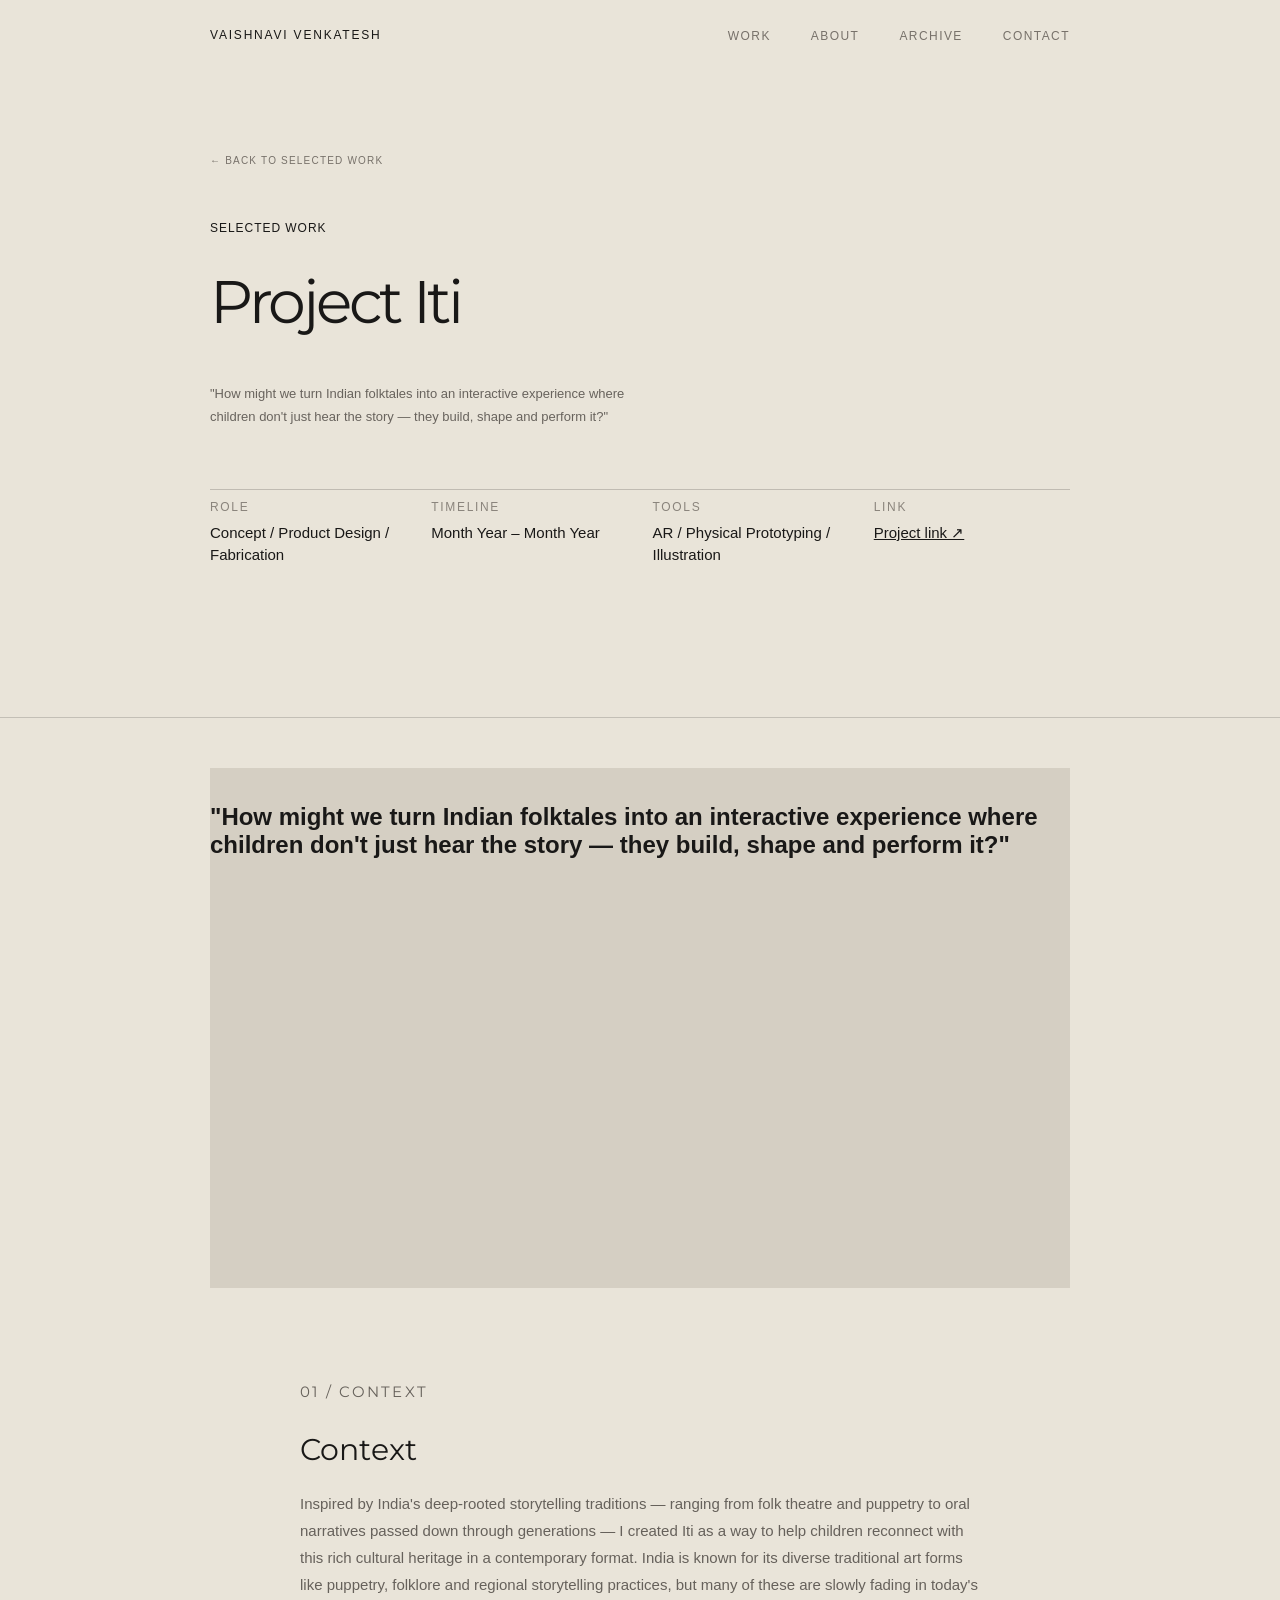
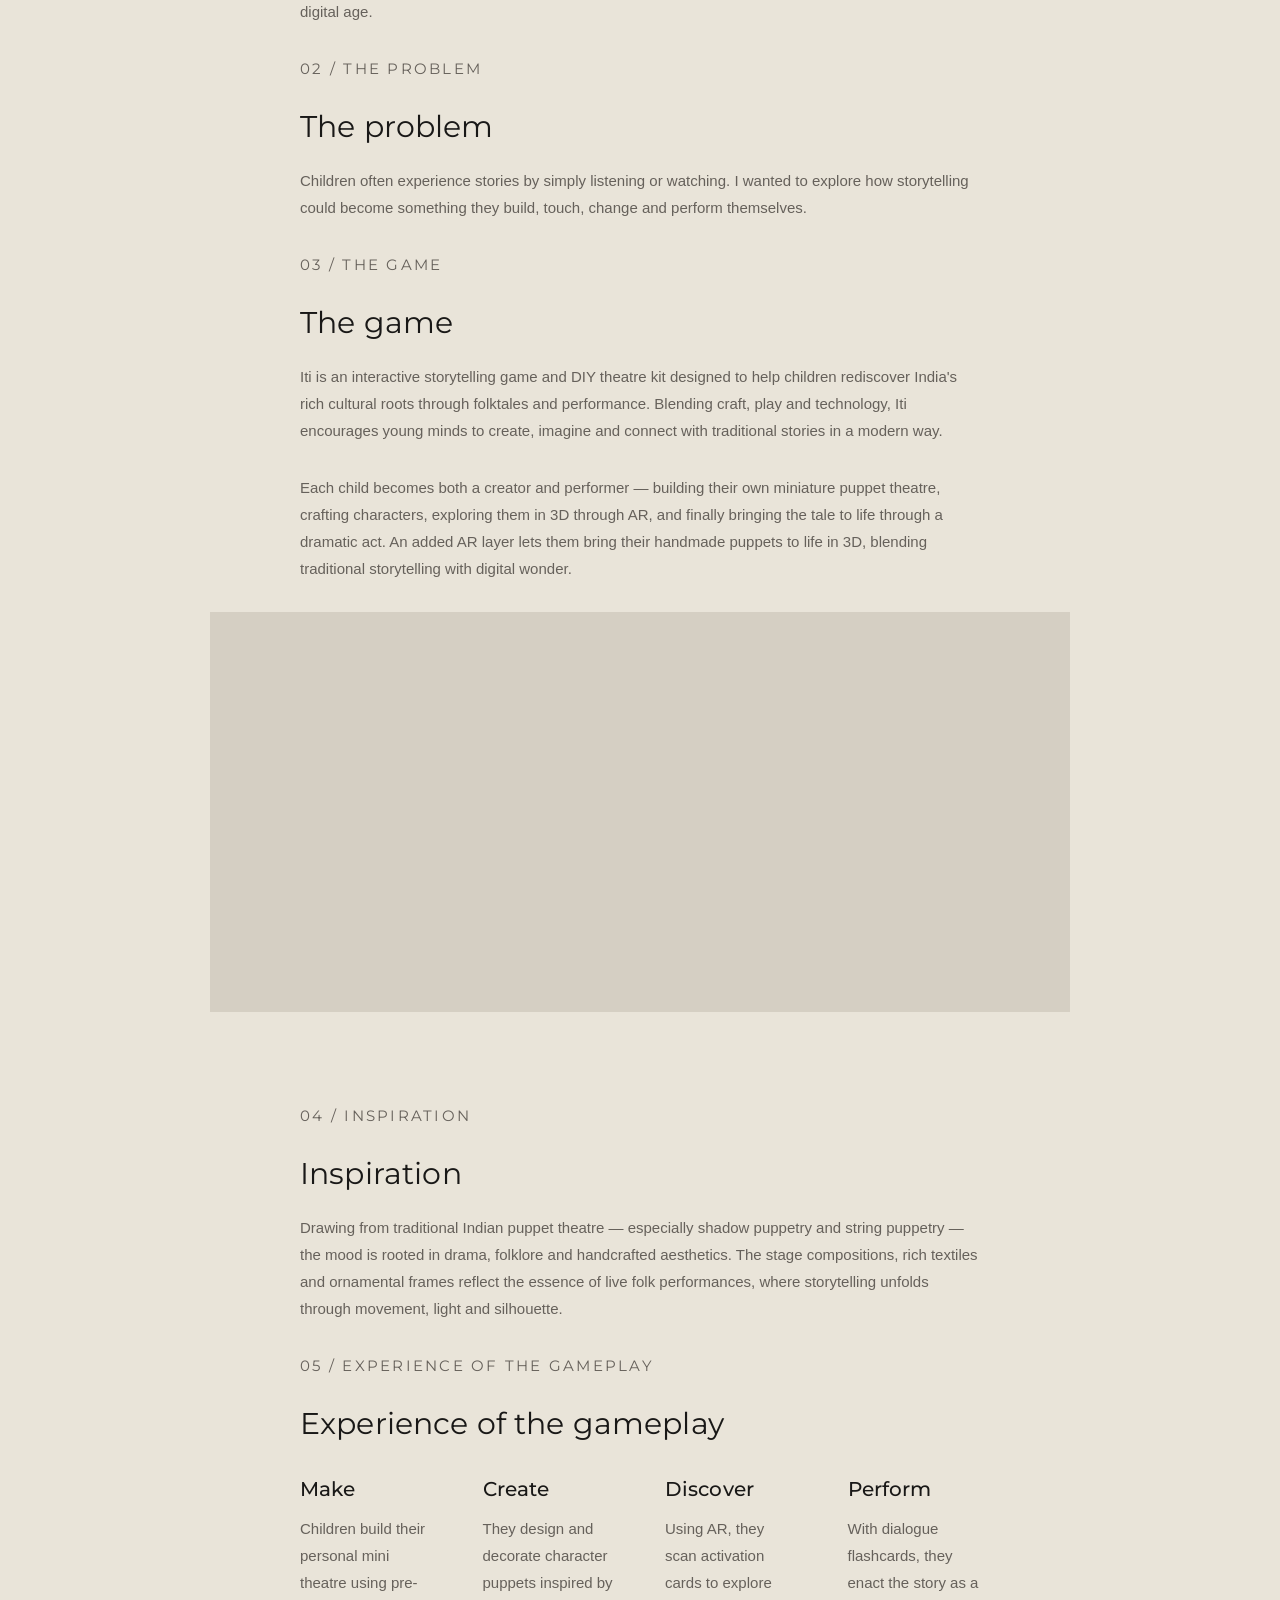
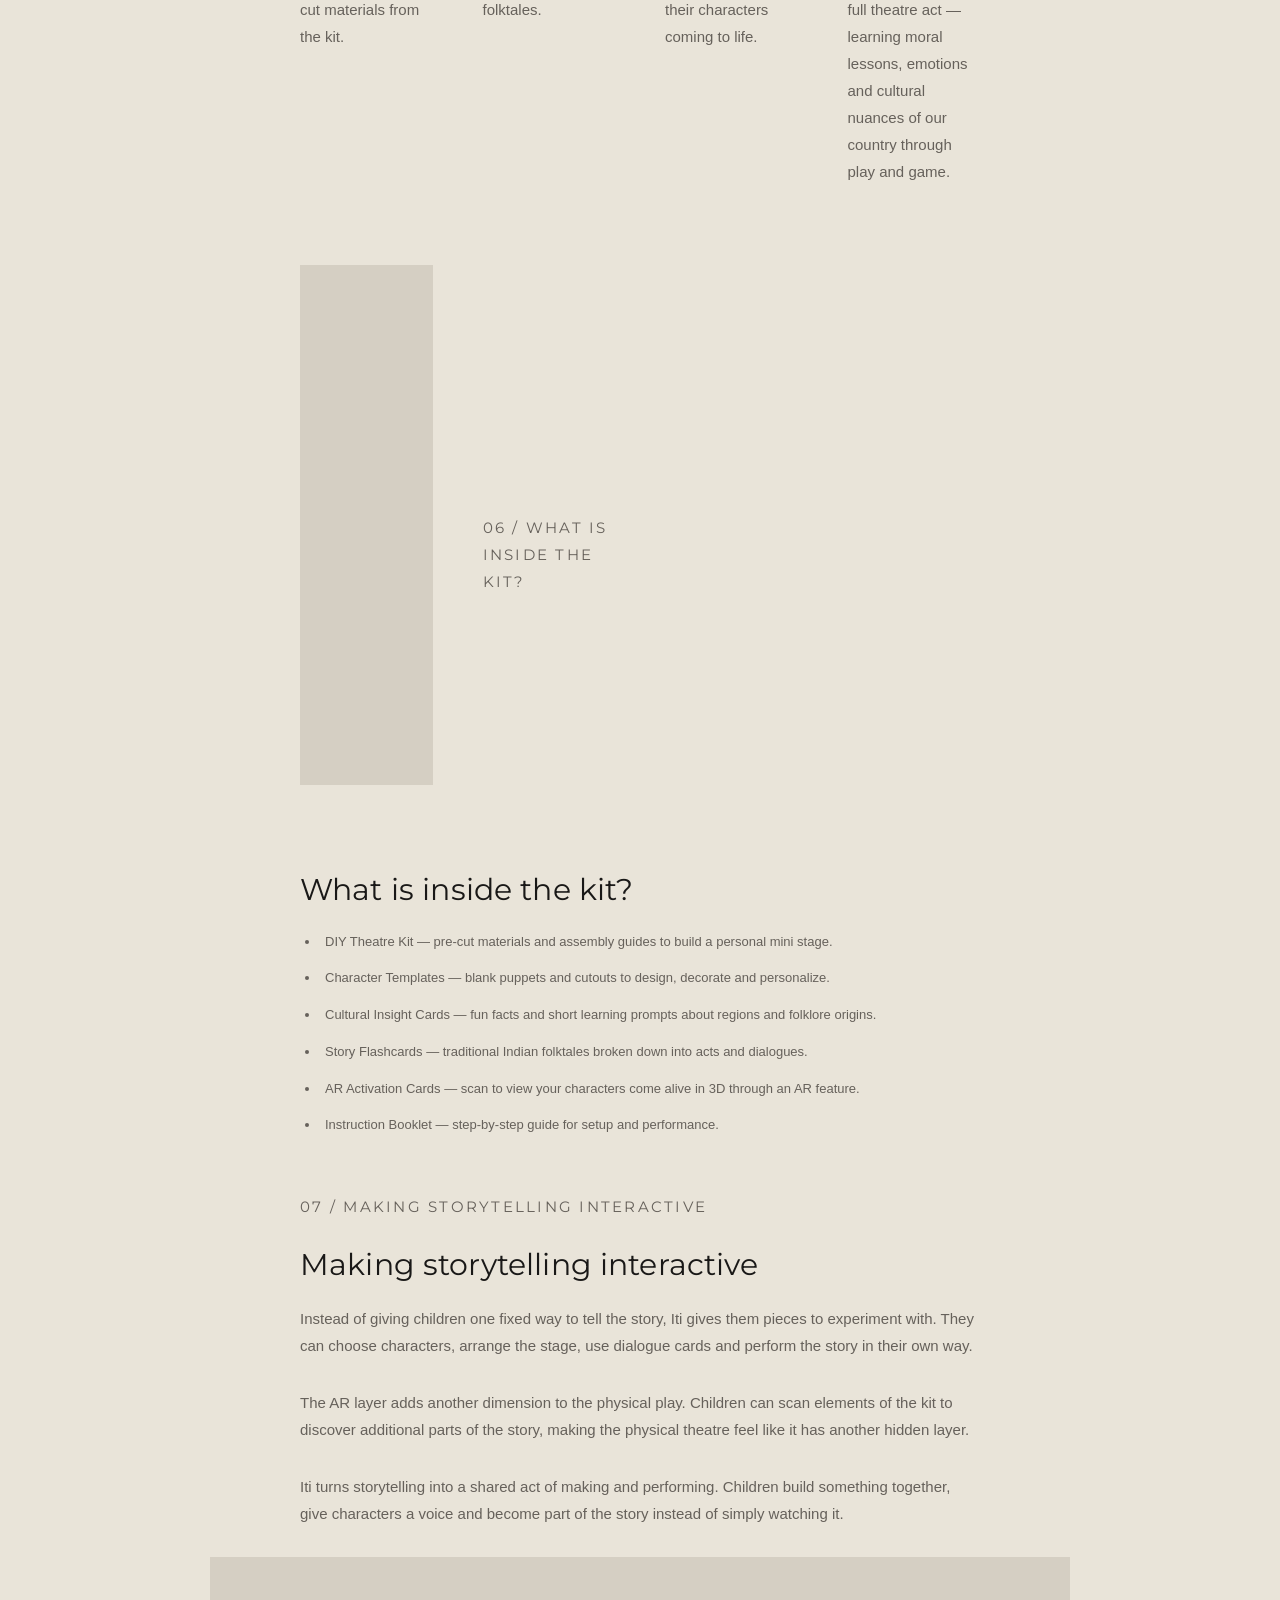
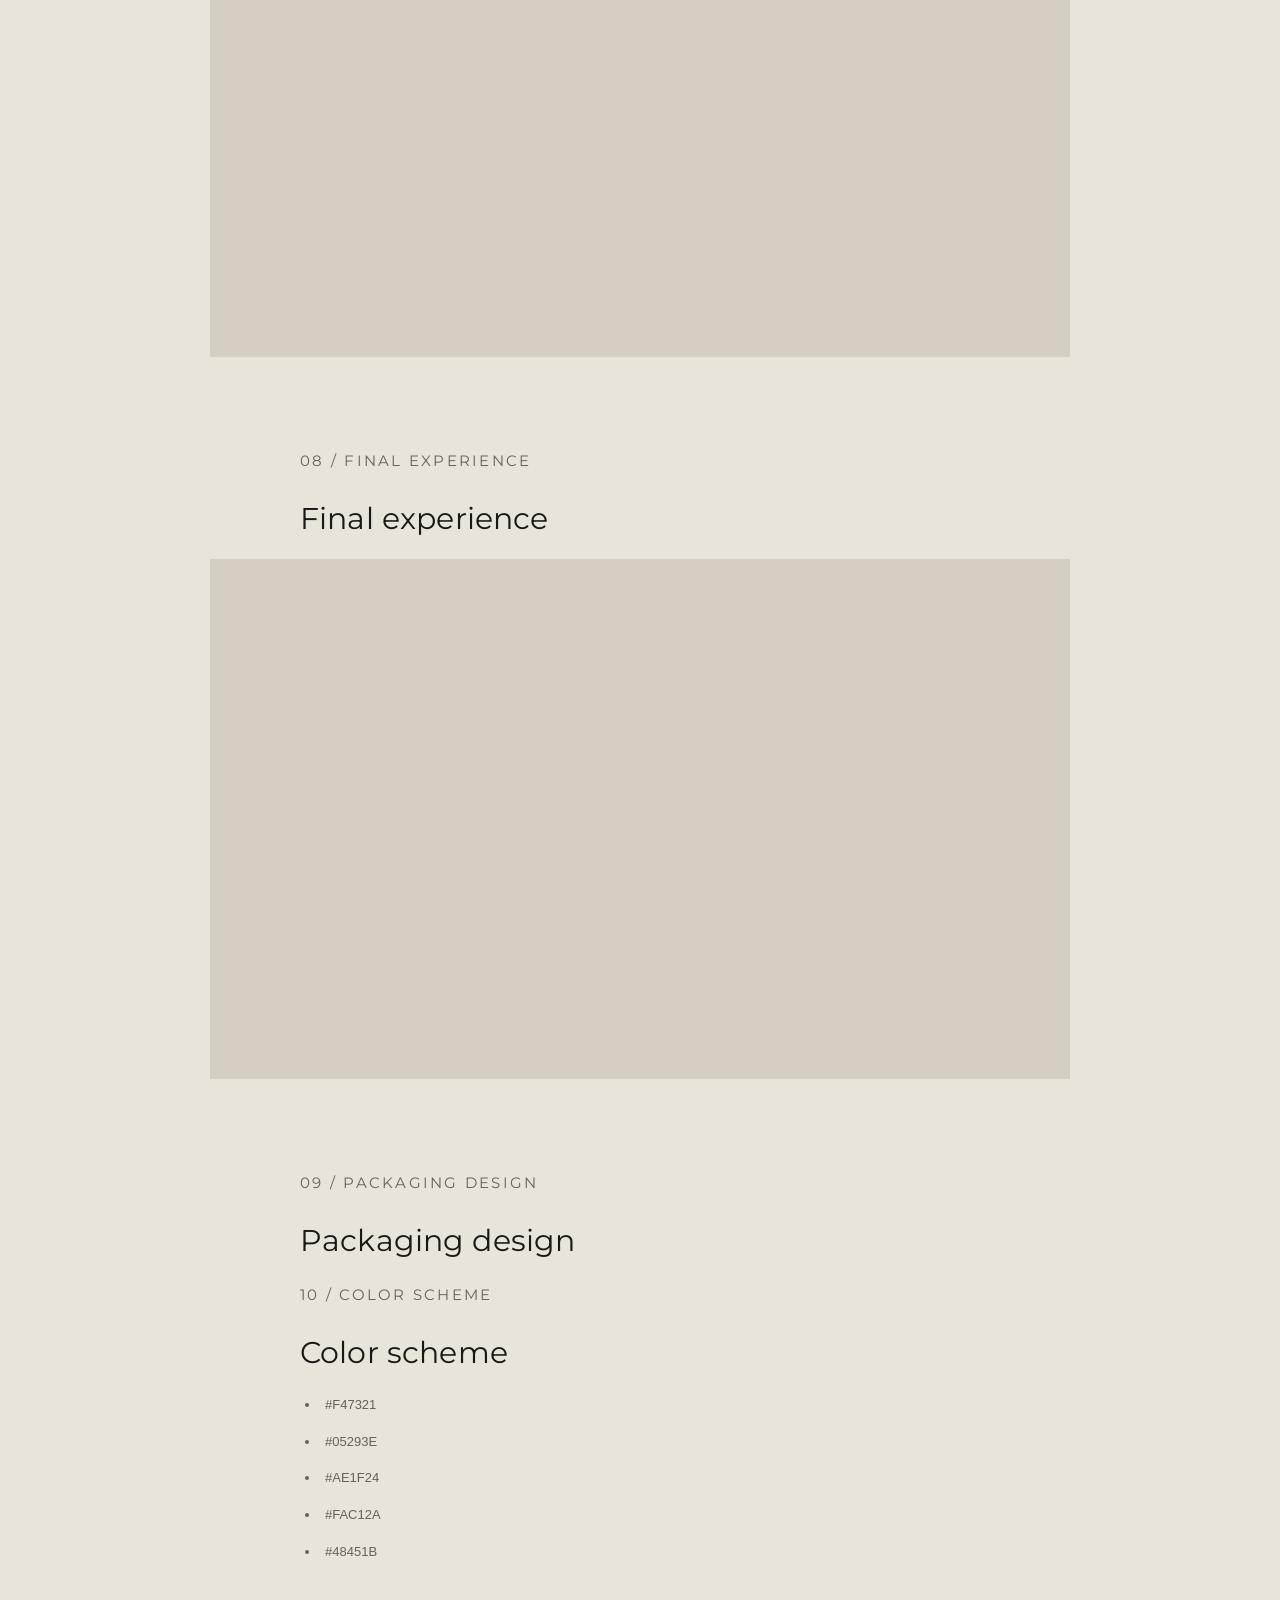
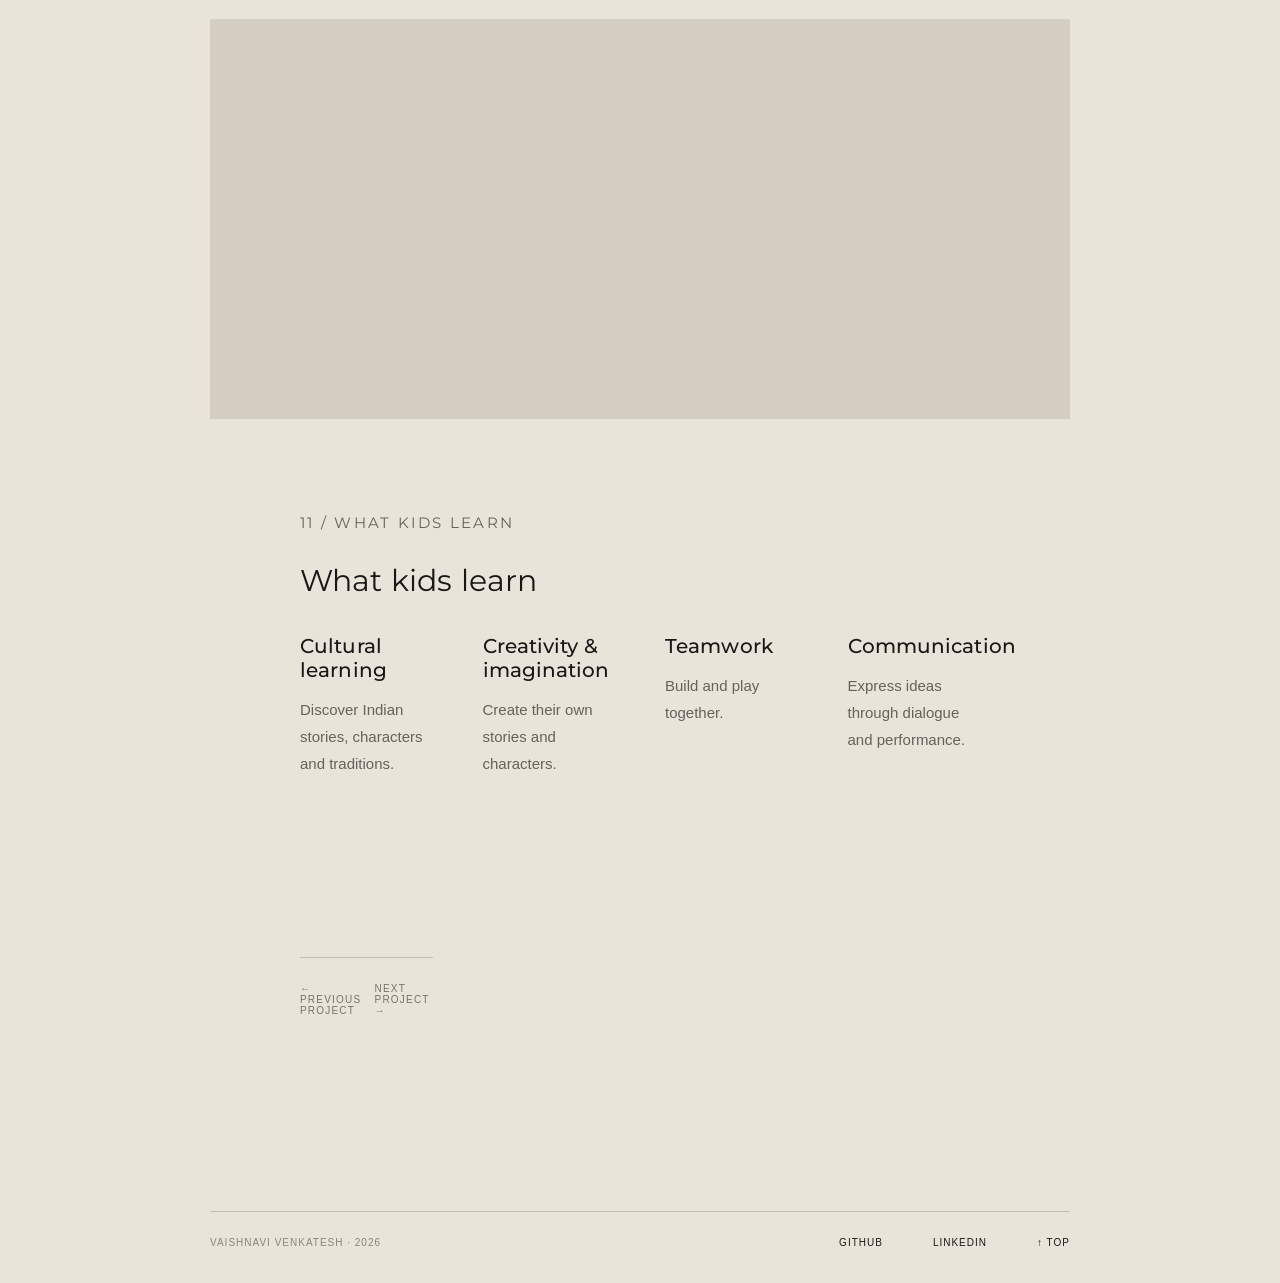
<file: pages/project-4.html>
<!DOCTYPE html>
<html lang="en">
<head>
<meta charset="UTF-8">
<meta name="viewport" content="width=device-width, initial-scale=1.0">

<title>Project Iti — Vaishnavi Venkatesh</title>

<link rel="preconnect" href="https://fonts.googleapis.com">
<link rel="preconnect" href="https://fonts.gstatic.com" crossorigin>
<link href="https://fonts.googleapis.com/css2?family=Montserrat:ital,wght@0,400;0,500;0,600;1,400&display=swap" rel="stylesheet">

<style>

/* ========================================================
   FONT
======================================================== */

@font-face {

    font-family: "Montserrat";

    src:
        url("../fonts/Montserrat-Regular.woff2")
        format("woff2");

    font-weight: 200;
    font-style: normal;

}


@font-face {

    font-family: "Montserrat";

    src:
        url("../fonts/Montserrat.woff2")
        format("woff2");

    font-weight: 200;
    font-style: italic;

}


/* ========================================================
   RESET
======================================================== */

* {

    margin: 0;
    padding: 0;

    box-sizing: border-box;

}


html {

    scroll-behavior: smooth;

}


body {

    background: #e9e4d9;

    color: #191817;

    font-family:
        "Helvetica Neue",
        Helvetica,
        Arial,
        sans-serif;

    overflow-x: hidden;

}


a {

    color: inherit;

    text-decoration: none;

}


::selection {

    background: #191817;

    color: #e9e4d9;

}


/* ========================================================
   PAGE WIDTH
======================================================== */

.page-width {

    width:
        min(
            860px,
            calc(100% - 200px)
        );

    margin: auto;

}


/* ========================================================
   NAVIGATION
======================================================== */

.site-nav {

    position: fixed;

    top: 0;
    left: 0;

    width: 100%;

    z-index: 1000;

    padding: 26px 0;

}


.nav-inner {

    width:
        min(
            860px,
            calc(100% - 200px)
        );

    margin: auto;

    display: flex;

    justify-content: space-between;

    align-items: center;

}


.artist-name {

    font-size: 12px;

    text-transform: uppercase;

    letter-spacing: .15em;

    font-weight: 500;

}


.nav-links {

    display: flex;

    gap: 40px;

    list-style: none;

}


.nav-links a {

    font-size: 12px;

    text-transform: uppercase;

    letter-spacing: .12em;

    color: #77716a;

    transition:
        color .3s ease;

}


.nav-links a:hover {

    color: #191817;

}


/* ========================================================
   PROJECT HERO
======================================================== */

.project-hero {

    min-height: 75vh;

    display: flex;

    align-items: center;

    padding:
        150px
        100px;

}


.project-hero-content {

    width: 100%;

}


/* ========================================================
   BACK LINK
======================================================== */

.back-link {

    display: inline-flex;

    align-items: center;

    gap: 8px;

    font-size: 10px;

    text-transform: uppercase;

    letter-spacing: .12em;

    color: #77716a;

    margin-bottom: 55px;

    transition:
        gap .3s ease,
        color .3s ease;

}


.back-link:hover {

    gap: 13px;

    color: #191817;

}


/* ========================================================
   PROJECT TITLE
======================================================== */

.project-main-title {

    font-family:
        "Montserrat",
        "Bodoni Moda",
        "Cormorant Garamond",
        Georgia,
        serif;

    font-weight: 400;

    font-size:
        clamp(50px, 7vw, 60px);

    line-height: 1.50;

    letter-spacing: -.055em;

    max-width: 800px;

}


/* ========================================================
   PROJECT INTRO
======================================================== */

.project-intro {

    max-width: 430px;

    margin-top: 35px;

    font-size: 13px;

    line-height: 1.8;

    color: #68635d;

}


/* ========================================================
   PROJECT META
======================================================== */

.project-meta {

    display: grid;

    grid-template-columns:
        repeat(4, 1fr);

    gap: 25px;

    margin-top: 60px;

    padding-top: 10px;

    border-top:
        1px solid
        rgba(25,24,23,.2);

}


.meta-item {

    min-width: 0;

}


.meta-label {

    display: block;

    font-size: 12px;

    text-transform: uppercase;

    letter-spacing: .14em;

    color: #8a847c;

    margin-bottom: 8px;

}


.meta-value {

    font-size: 15px;

    line-height: 1.5;

}


/* ========================================================
   MUSEUM RULE
======================================================== */

.museum-rule {

    width: 100%;

    height: 1px;

    background:
        rgba(25,24,23,.18);

}


/* ========================================================
   PROJECT BODY
======================================================== */

.project-body {

    padding:
        50px 0
        140px;

}


/* ========================================================
   PROJECT IMAGE
======================================================== */

.project-image {

    width: 100%;

    height: 520px;

    background: #d5cfc3;

    overflow: hidden;

    margin-bottom: 90px;

}


.project-image img {

    width: 100%;

    height: 100%;

    object-fit: cover;

    display: block;

    filter:
        grayscale(20%)
        contrast(.95);

    transition:
        transform .8s
        cubic-bezier(.2,.7,.2,1),
        filter .8s ease;

}


.project-image:hover img {

    transform:
        scale(1.025);

    filter:
        grayscale(0%)
        contrast(1);

}


/* ========================================================
   PROJECT CONTENT
======================================================== */

.project-content {

    max-width: 680px;

    margin: auto;

}


.content-label {

    font-family:
        "Montserrat",
        "Helvetica Neue",
        Helvetica,
        Arial,
        sans-serif;

    font-size: 12px;

    text-transform: uppercase;

    letter-spacing: .15em;

    color: #77716a;

    margin-bottom: 25px;

}


.project-content h2 {

    font-family:
        "Montserrat",
        "Bodoni Moda",
        "Cormorant Garamond",
        Georgia,
        serif;

    font-size: 30px;

    font-weight: 400;

    letter-spacing: .005em;

    line-height: 1;

    margin-bottom: 25px;

}


.project-content h3 {

    font-family:
        "Montserrat",
        "Bodoni Moda",
        "Cormorant Garamond",
        Georgia,
        serif;

    font-size: 20px;

    font-weight: 500;

    letter-spacing: .005em;

    margin-bottom: 12px;

}


.project-content p {

    max-width: 1950px;

    font-size: 15px;

    line-height: 1.8;

    color: #66615b;

    margin-bottom: 30px;

}


.intro-statement {

    max-width: 680px;

    margin:
        0 auto
        90px;

}


.intro-statement p {

    max-width: 800px;

    font-family:
        "Montserrat",
        Georgia,
        serif;

    font-size: 30px;

    line-height: 1.35;

    letter-spacing: .08em;

    color: #191817;

}


/* ========================================================
   TIGHT PARAGRAPHS
======================================================== */

.project-content p.tight {

    margin-bottom: 30px;

}


/* ========================================================
   NORMAL LISTS
======================================================== */

.project-content ul {

    margin-top: 0;

    margin-bottom: 55px;

    padding-left: 20px;

}


.project-content li {

    font-size: 13px;

    line-height: 1.9;

    color: #66615b;

    padding-left: 5px;

    margin-bottom: 12px;

}


/* ========================================================
   IMPACT GRID
======================================================== */

.impact-grid {

    width: 100%;

    display: grid;

    grid-template-columns:
        repeat(3, 1fr);

    column-gap: 55px;

    row-gap: 0;

    margin-top: 35px;

    margin-bottom: 55px;

    padding: 0;

    list-style: none;

}


.impact-grid li {

    border-top:
        1px solid
        rgba(25,24,23,.20);

    padding:
        20px 5px
        25px;

    margin: 0;

    font-size: 14px;

    line-height: 1.75;

    letter-spacing: .08em;

    color: #191817;

    text-align: center;

}


/* REMOVE BULLETS */

.impact-grid li::before {

    content: none;

}


/* ========================================================
   IMPACT GRID SECOND ROW
======================================================== */

/*
   First row:
   1 | 2 | 3

   Second row:
   4 |   | 5
*/

.impact-grid li:nth-child(4) {

    grid-column: 1;

}


.impact-grid li:nth-child(5) {

    grid-column: 3;

}


/* ========================================================
   MULTISENSORY INFORMATION GRID
======================================================== */

.multisensory-grid {

    max-width: 860px;

    margin:
        100px auto;

    display: grid;

    grid-template-columns:
        1fr 1fr;

    column-gap: 90px;

    align-items: start;

}


.multisensory-heading {

    border-top:
        1px solid
        rgba(25,24,23,.25);

    padding-top: 20px;

}


.multisensory-heading .content-label {

    margin-bottom: 35px;

}


.multisensory-heading h2 {

    font-family:
        "Montserrat",
        "Bodoni Moda",
        "Cormorant Garamond",
        Georgia,
        serif;

    font-size: 38px;

    font-weight: 400;

    line-height: 1.15;

    letter-spacing: .01em;

}


.multisensory-points {

    border-top:
        1px solid
        rgba(25,24,23,.25);

    padding-top: 20px;

}


.multisensory-points ul {

    list-style: none;

    padding: 0;

    margin: 0;

}


.multisensory-points li {

    position: relative;

    padding-left: 22px;

    margin-bottom: 25px;

    font-size: 15px;

    line-height: 1.7;

    color: #66615b;

}


.multisensory-points li::before {

    content: "•";

    position: absolute;

    left: 0;

    top: 0;

    color: #66615b;

}


/* ========================================================
   SECONDARY IMAGE
======================================================== */

.project-image.secondary {

    margin:
        20px 0
        90px;

    height: 400px;

}


/* ========================================================
   MULTISENSORY IMAGE PAIR
======================================================== */

.multisensory-image-grid {

    width: 100%;

    display: grid;

    grid-template-columns:
        1fr 1fr;

    gap: 20px;

    margin:
        0 0
        90px;

}


.multisensory-image {

    width: 100%;

    height: 300px;

    background: #d5cfc3;

    overflow: hidden;

    display: flex;

    align-items: center;

    justify-content: center;

}


.multisensory-image img {

    width: 100%;

    height: 100%;

    object-fit: contain;

    display: block;

}


/* ========================================================
   GESTURE IMAGE PAIR
======================================================== */

.gesture-image-grid {

    width: 100%;

    display: grid;

    grid-template-columns:
        1fr 1fr;

    gap: 20px;

    margin:
        20px 0
        90px;

}


.gesture-image {

    width: 100%;

    height: 300px;

    background: #d5cfc3;

    overflow: hidden;

    display: flex;

    align-items: center;

    justify-content: center;

}


.gesture-image img {

    width: 100%;

    height: 100%;

    object-fit: contain;

    display: block;

}


/* ========================================================
   SENSES SECTION
======================================================== */

.senses-section {

    max-width: 860px;

    margin: 100px auto;

}


.senses-section > .content-label {

    margin-bottom: 25px;

}


.senses-section > h2 {

    font-family:
        "Montserrat",
        "Bodoni Moda",
        "Cormorant Garamond",
        Georgia,
        serif;

    font-size: 38px;

    font-weight: 400;

    line-height: 1.15;

    letter-spacing: .01em;

}


/* ========================================================
   SENSES GRID
======================================================== */

.senses-grid {

    display: grid;

    grid-template-columns:
        repeat(2, 1fr);

    column-gap: 70px;

    row-gap: 70px;

    margin-top: 50px;

}


/* ========================================================
   INDIVIDUAL SENSE
======================================================== */

.sense-item {

    border-top:
        1px solid
        rgba(25,24,23,.25);

    padding-top: 20px;

}


.sense-number {

    font-size: 10px;

    letter-spacing: .12em;

    text-transform: uppercase;

    color: #8a847c;

    margin-bottom: 25px;

}


.sense-item h3 {

    font-family:
        "Montserrat",
        "Bodoni Moda",
        "Cormorant Garamond",
        Georgia,
        serif;

    font-size: 24px;

    font-weight: 400;

    line-height: 1.2;

    margin-bottom: 18px;

}


.sense-item p {

    max-width: 100%;

    font-size: 13px;

    line-height: 1.9;

    color: #66615b;

    margin-bottom: 0;

}


/* ========================================================
   ASSETS GRID
======================================================== */

.image-grid-6 {

    width: 100%;

    display: grid;

    grid-template-columns:
        1.3fr 1fr 1fr;

    gap: 20px;

    margin:
        50px 0
        90px 0;

}


.image-grid-6 .image-placeholder {

    width: 100%;

    height: 300px;

    background: transparent;

    border: none;

    display: flex;

    align-items: center;

    justify-content: flex-start;

    overflow: hidden;

}


.image-grid-6 .image-placeholder img {

    width: 100%;

    height: 100%;

    object-fit: contain;

    object-position: left center;

    display: block;

}


/* ========================================================
   BOAT IMAGE
======================================================== */

.image-grid-6 .boat-image {

    height: 400px;

    justify-content: flex-start;

    overflow: visible;

}


.image-grid-6 .boat-image img {

    width: 150%;

    height: 100%;

    object-fit: contain;

    object-position: left center;

    display: block;

    transform:
        translateX(-100px)
        translateY(-50px);

    transform-origin:
        left center;

}


/* ========================================================
   CHURCH IMAGE
======================================================== */

.image-grid-6 .church-image {

    overflow: visible;

}


.image-grid-6 .church-image img {

    width: 300%;

    height: 350%;

    object-fit: contain;

    object-position: left center;

    display: block;

    transform:
        translateX(-150px);

    transform-origin:
        left center;

}


/* ========================================================
   HOUSE IMAGE
======================================================== */

.image-grid-6 .house-image {

    height: 400px;

    overflow: visible;

    justify-content: flex-start;

}


.image-grid-6 .house-image img {

    width: 180%;

    height: 250%;

    object-fit: contain;

    object-position: left center;

    display: block;

    transform:
        translateX(150px)
        translateY(150px)
        scaleX(-1);

    transform-origin:
        left center;

}


/* ========================================================
   ROCK STRUCTURE IMAGE
======================================================== */

.image-grid-6 .rock-structure-image {

    height: 400px;

    justify-content: flex-start;

    overflow: visible;

}


.image-grid-6 .rock-structure-image img {

    width: 250%;

    height: 200%;

    object-fit: contain;

    object-position: left center;

    display: block;

    transform:
        translateX(-250px)
        translateY(-55px);

    transform-origin:
        left center;

}


/* ========================================================
   MANDIR IMAGE
======================================================== */

.image-grid-6 .mandir-image {

    height: 400px;

    justify-content: flex-start;

    overflow: visible;

}


.image-grid-6 .mandir-image img {

    width: 100%;

    height: 100%;

    object-fit: contain;

    object-position: left center;

    display: block;

    transform:
        translateX(250px)
        translateY(-50px)
        scaleX(-1);

    transform-origin:
        left center;

}


/* ========================================================
   UNITY WORLD IMAGE LAYOUT
======================================================== */

.unity-world-grid {

    width: 100%;

    display: grid;

    grid-template-columns:
        1fr 1fr;

    gap: 20px;

    margin:
        50px 0
        90px 0;

}


.unity-world-image {

    width: 100%;

    height: 360px;

    background: transparent;

    overflow: hidden;

}


.unity-world-image img {

    width: 100%;

    height: 100%;

    object-fit: cover;

    display: block;

}


.unity-world-top {

    grid-column:
        1 / -1;

    height: 430px;

}


.unity-world-bottom {

    height: 360px;

}


/* ========================================================
   WORLDBUILDING 4 IMAGE GRID
======================================================== */

.worldbuilding-image-grid {

    width: 100%;

    display: grid;

    grid-template-columns:
        1fr 1fr;

    gap: 20px;

    margin:
        50px 0
        90px 0;

}


.worldbuilding-image {

    width: 100%;

    height: 300px;

    background: #d5cfc3;

    overflow: hidden;

    display: flex;

    align-items: center;

    justify-content: center;

}


.worldbuilding-image img {

    width: 100%;

    height: 100%;

    object-fit: contain;

    display: block;

}


/* ========================================================
   VIDEO BASED STORYTELLING
   MONTESERRAT FONT
======================================================== */

.story-location {

    width: 100%;

    display: grid;

    grid-template-columns:
        1fr 1fr;

    gap: 60px;

    align-items: center;

    margin:
        90px 0;

    font-family:
        "Montserrat",
        "Helvetica Neue",
        Helvetica,
        Arial,
        sans-serif;

}


.story-location-content {

    border-top:
        1px solid
        rgba(25,24,23,.25);

    padding-top: 20px;

}


.story-location-content .content-label {

    margin-bottom: 25px;

    font-family:
        "Montserrat",
        "Helvetica Neue",
        Helvetica,
        Arial,
        sans-serif;

}


.story-location-content p {

    max-width: 100%;

    margin-bottom: 0;

    font-family:
        "Montserrat",
        "Helvetica Neue",
        Helvetica,
        Arial,
        sans-serif;

    font-size: 15px;

    line-height: 1.8;

    color: #66615b;

}


.story-location-image {

    width: 100%;

    height: 380px;

    background: #d5cfc3;

    overflow: hidden;

}


.story-location-image img {

    width: 100%;

    height: 100%;

    object-fit: cover;

    display: block;

}


/* ========================================================
   ALTERNATING STORY ROWS
======================================================== */

.story-location.reverse {

    grid-template-columns:
        1fr 1fr;

}


.story-location.reverse .story-location-content {

    order: 2;

}


.story-location.reverse .story-location-image {

    order: 1;

}


/* ========================================================
   EXHIBITION PHOTO GRID
======================================================== */

.exhibition-grid {

    width: 100%;

    margin:
        50px 0
        100px;

}


/* ========================================================
   EXHIBITION TOP ROW
======================================================== */

.exhibition-top {

    width: 100%;

    display: grid;

    grid-template-columns:
        1fr 1fr 1fr;

    gap: 20px;

    margin-bottom: 20px;

}


.exhibition-top .exhibition-image {

    width: 100%;

    height: 330px;

    background: #d5cfc3;

    overflow: hidden;

}


.exhibition-top .exhibition-image img {

    width: 100%;

    height: 100%;

    object-fit: cover;

    display: block;

}


/* ========================================================
   EXHIBITION BOTTOM ROW
======================================================== */

.exhibition-bottom {

    width: 100%;

    display: grid;

    grid-template-columns:
        1fr 1.4fr;

    gap: 20px;

}


.exhibition-bottom .exhibition-image {

    width: 100%;

    height: 300px;

    background: #d5cfc3;

    overflow: hidden;

}


.exhibition-bottom .exhibition-image img {

    width: 100%;

    height: 100%;

    object-fit: cover;

    display: block;

}


/* ========================================================
   PROJECT NAVIGATION
======================================================== */

.project-navigation {

    display: flex;

    justify-content: space-between;

    align-items: center;

    margin-top: 100px;

    padding-top: 25px;

    border-top:
        1px solid
        rgba(25,24,23,.18);

}


/* ========================================================
   FOOTER
======================================================== */

footer {

    width:
        min(
            860px,
            calc(100% - 200px)
        );

    margin: auto;

    padding:
        25px 0
        35px;

    border-top:
        1px solid
        rgba(25,24,23,.18);

    display: flex;

    justify-content: space-between;

}


.footer-text {

    font-size: 10px;

    color: #8a847c;

    text-transform: uppercase;

    letter-spacing: .1em;

}


.footer-links {

    display: flex;

    gap: 50px;

}


.footer-links a {

    font-size: 10px;

    text-transform: uppercase;

    letter-spacing: .1em;

}


/* ========================================================
   MOBILE
======================================================== */

@media(max-width: 760px) {


    .page-width,
    .nav-inner,
    footer {

        width:
            calc(100% - 40px);

    }


    .site-nav {

        padding:
            20px 0;

    }


    .nav-links {

        display: none;

    }


    .project-hero {

        min-height: auto;

        padding:
            130px 0
            80px;

    }


    .back-link {

        margin-bottom: 45px;

    }


    .project-main-title {

        font-size:
            clamp(45px, 14vw, 70px);

    }


    .project-meta {

        grid-template-columns:
            1fr 1fr;

        gap: 30px;

        margin-top: 50px;

    }


    .project-body {

        padding:
            80px 0
            100px;

    }


    .project-image {

        height: 150px;

        margin-bottom: 70px;

    }


    .project-content h2 {

        font-size: 25px;

    }


    .project-content p {

        margin-bottom: 50px;

    }


    /* ====================================================
       INTRO MOBILE
    ==================================================== */

    .intro-statement {

        margin-bottom: 70px;

    }


    .intro-statement p {

        font-size: 24px;

        line-height: 1.4;

        letter-spacing: .05em;

    }


    /* ====================================================
       MULTISENSORY MOBILE
    ==================================================== */

    .multisensory-grid {

        grid-template-columns: 1fr;

        row-gap: 55px;

        margin:
            80px auto;

    }


    .multisensory-heading h2 {

        font-size: 30px;

    }


    .multisensory-points li {

        font-size: 14px;

    }


    /* ====================================================
       MULTISENSORY IMAGE MOBILE
    ==================================================== */

    .multisensory-image-grid {

        grid-template-columns: 1fr;

        gap: 15px;

        margin:
            0 0
            70px;

    }


    .multisensory-image {

        height: 220px;

    }


    /* ====================================================
       GESTURE IMAGE MOBILE
    ==================================================== */

    .gesture-image-grid {

        grid-template-columns: 1fr;

        gap: 15px;

        margin:
            20px 0
            70px;

    }


    .gesture-image {

        height: 220px;

    }


    /* ====================================================
       SENSES MOBILE
    ==================================================== */

    .senses-section {

        margin:
            80px auto;

    }


    .senses-section > h2 {

        font-size: 30px;

    }


    .senses-grid {

        grid-template-columns: 1fr;

        row-gap: 55px;

        margin-top: 40px;

    }


    .sense-item h3 {

        font-size: 22px;

    }


    /* ====================================================
       IMPACT MOBILE
    ==================================================== */

    .impact-grid {

        grid-template-columns:
            1fr;

        column-gap: 0;

        row-gap: 0;

        margin-top: 25px;

    }


    .impact-grid li {

        grid-column: auto !important;

        padding:
            25px 15px;

        font-size: 13px;

    }


    /* ====================================================
       SECONDARY IMAGE MOBILE
    ==================================================== */

    .project-image.secondary {

        height: 300px;

        margin:
            0 0
            70px;

    }


    /* ====================================================
       ASSETS MOBILE
    ==================================================== */

    .image-grid-6 {

        grid-template-columns:
            repeat(3, 1fr);

        gap: 10px;

        margin:
            35px 0
            70px;

    }


    .image-grid-6 .image-placeholder {

        height: 150px;

    }


    .image-grid-6 .boat-image {

        height: 200px;

        overflow: visible;

    }


    .image-grid-6 .boat-image img {

        width: 100%;

        height: 100%;

        object-fit: contain;

        object-position: left center;

        transform:
            scale(1.25);

        transform-origin:
            left center;

    }


    .image-grid-6 .house-image img {

        width: 120%;

        height: 150%;

        transform:
            translateX(40px)
            translateY(40px)
            scaleX(-1);

        transform-origin:
            left center;

    }


    .image-grid-6 .rock-structure-image img {

        width: 300%;

        height: 250%;

        object-fit: contain;

        object-position: left center;

        display: block;

        transform:
            translateX(250px)
            translateY(-55px);

        transform-origin:
            left center;

    }


    .image-grid-6 .mandir-image img {

        width: 120%;

        height: 100%;

        transform:
            translateX(40px)
            translateY(5px)
            scaleX(-1);

        transform-origin:
            left center;

    }


    .image-grid-6 .image-placeholder span {

        width: 100%;

        height: 100%;

        object-fit: contain;

        object-position: left center;

        transform:
            scale(1.25);

        transform-origin:
            left center;

    }


    /* ====================================================
       UNITY WORLD MOBILE
    ==================================================== */

    .unity-world-grid {

        grid-template-columns:
            1fr;

        gap: 15px;

        margin:
            35px 0
            70px;

    }


    .unity-world-top,
    .unity-world-bottom {

        grid-column: auto;

        height: 260px;

    }


    /* ====================================================
       WORLDBUILDING MOBILE
    ==================================================== */

    .worldbuilding-image-grid {

        grid-template-columns:
            1fr;

        gap: 15px;

        margin:
            35px 0
            70px;

    }


    .worldbuilding-image {

        height: 220px;

    }


    /* ====================================================
       VIDEO STORYTELLING MOBILE
    ==================================================== */

    .story-location,
    .story-location.reverse {

        grid-template-columns:
            1fr;

        gap: 30px;

        margin:
            70px 0;

    }


    .story-location-content,
    .story-location.reverse .story-location-content {

        order: 1;

    }


    .story-location-image,
    .story-location.reverse .story-location-image {

        order: 2;

        height: 260px;

    }


    /* ====================================================
       EXHIBITION MOBILE
    ==================================================== */

    .exhibition-grid {

        margin:
            35px 0
            70px;

    }


    .exhibition-top {

        grid-template-columns:
            1fr;

        gap: 15px;

        margin-bottom: 15px;

    }


    .exhibition-bottom {

        grid-template-columns:
            1fr;

        gap: 15px;

    }


    .exhibition-top .exhibition-image,
    .exhibition-bottom .exhibition-image {

        height: 250px;

    }


    /* ====================================================
       NAVIGATION MOBILE
    ==================================================== */

    .project-navigation {

        margin-top: 70px;

    }


    /* ====================================================
       FOOTER MOBILE
    ==================================================== */

    footer {

        display: block;

    }


    .footer-links {

        margin-top: 15px;

    }

}


/* Project Iti-specific collection label */
.collection-label {
    font-size: 12px;
    font-weight: 500;
    text-transform: uppercase;
    letter-spacing: 0.08em;
    margin-bottom: 22px;
    color: #191817;
}

/* Project Iti HMW statement — paragraph treatment */
.hero .intro {
    display: block;
    max-width: 680px;
    margin-top: 34px;
    margin-bottom: 0;
    font-family: "Helvetica Neue", Helvetica, Arial, sans-serif;
    font-size: 15px;
    font-weight: 400;
    font-style: normal;
    line-height: 1.8;
    letter-spacing: 0;
}

/* Keep the first hero image clearly below the HMW statement */
.hero + .project-body {
    padding-top: 70px;
}

.project-body .project-image:first-child {
    margin-top: 0;
    margin-bottom: 90px;
}

.equal-points{display:grid;grid-template-columns:repeat(4,minmax(0,1fr));gap:50px;margin-top:38px;width:100%}
.equal-points .point{min-width:0}
.equal-points .point h3{margin:0 0 14px}
.equal-points .point ul{margin:0;padding-left:18px}
.equal-points .point li{margin-bottom:8px}
@media(max-width:760px){.equal-points{grid-template-columns:1fr;gap:36px}}

</style>

</head>

<body>

<!-- ========================================================
     NAVIGATION
======================================================== -->

<nav class="site-nav">

<div class="nav-inner">


    <a
        href="../index.html"
        class="artist-name"
    >
        Vaishnavi Venkatesh
    </a>


    <ul class="nav-links">

        <li>
            <a href="../index.html#work">
                Work
            </a>
        </li>

        <li>
            <a href="../index.html#about">
                About
            </a>
        </li>

        <li>
            <a href="../index.html#archive">
                Archive
            </a>
        </li>

        <li>
            <a href="../index.html#contact">
                Contact
            </a>
        </li>

    </ul>


</div>

</nav>

<!-- ========================================================
     PROJECT HERO
======================================================== -->

<header class="project-hero">

<div class="page-width">

    <div class="project-hero-content">


        <a
            href="../index.html#work"
            class="back-link"
        >
            ← Back to selected work
        </a>


        <p class="collection-label">

            Selected Work

        </p>


        <h1 class="project-main-title">

            Project Iti

        </h1>


        <p class="project-intro">

            "How might we turn Indian folktales into an interactive
            experience where children don't just hear the story —
            they build, shape and perform it?"

        </p>


        <!-- PROJECT META -->

        <div class="project-meta">

            <!-- Timeline and Link weren't specified in the source PDF —
                 edit as needed. -->

            <div class="meta-item">

                <span class="meta-label">
                    Role
                </span>

                <span class="meta-value">
                    Concept / Product Design / Fabrication
                </span>

            </div>


            <div class="meta-item">

                <span class="meta-label">
                    Timeline
                </span>

                <span class="meta-value">
                    Month Year – Month Year
                </span>

            </div>


            <div class="meta-item">

                <span class="meta-label">
                    Tools
                </span>

                <span class="meta-value">
                    AR / Physical Prototyping / Illustration
                </span>

            </div>


            <div class="meta-item">

                <span class="meta-label">
                    Link
                </span>

                <span class="meta-value">

                    <a
                        href="#"
                        target="_blank"
                        rel="noopener"
                        style="text-decoration: underline;"
                    >
                        Project link ↗
                    </a>

                </span>

            </div>


        </div>


    </div>

</div>

</header>

<div class="museum-rule"></div>

<!-- ========================================================
     PROJECT BODY
======================================================== -->

<section class="project-body">

<div class="page-width">


    <!-- PROJECT COVER -->

    <div class="project-image">

        <!--
        Hero shot — the Iti puppet theatre kit / packaging:

        <img
            src="../images/iti-hero.jpg"
            alt="Project Iti — DIY puppet theatre kit"
        >
        -->
        
<p class="project-intro">
<h2>
            "How might we turn Indian folktales into an interactive
            experience where children don't just hear the story —
            they build, shape and perform it?"
</h2>
        </p>
    </div>


    <div class="project-content">


        <!-- CONTEXT -->

        <p class="content-label">
            01 / Context
        </p>


        <h2>
            Context
        </h2>


        <p>

            Inspired by India's deep-rooted storytelling traditions —
            ranging from folk theatre and puppetry to oral narratives
            passed down through generations — I created Iti as a way
            to help children reconnect with this rich cultural
            heritage in a contemporary format. India is known for its
            diverse traditional art forms like puppetry, folklore and
            regional storytelling practices, but many of these are
            slowly fading in today's digital age.

        </p>


        <!-- THE PROBLEM -->

        <p class="content-label">
            02 / The problem
        </p>


        <h2>
            The problem
        </h2>


        <p>

            Children often experience stories by simply listening or
            watching. I wanted to explore how storytelling could
            become something they build, touch, change and perform
            themselves.

        </p>


        <!-- THE GAME -->

        <p class="content-label">
            03 / The game
        </p>


        <h2>
            The game
        </h2>


        <p>

            Iti is an interactive storytelling game and DIY theatre
            kit designed to help children rediscover India's rich
            cultural roots through folktales and performance. Blending
            craft, play and technology, Iti encourages young minds to
            create, imagine and connect with traditional stories in a
            modern way.

        </p>

        <p>

            Each child becomes both a creator and performer — building
            their own miniature puppet theatre, crafting characters,
            exploring them in 3D through AR, and finally bringing the
            tale to life through a dramatic act. An added AR layer
            lets them bring their handmade puppets to life in 3D,
            blending traditional storytelling with digital wonder.

        </p>


    </div>


    <!-- INSPIRATION -->

    <div class="project-image secondary">

        <!--
        Inspiration references — Indian puppet theatre, shadow and
        string puppetry, folk art motifs:

        <img
            src="../images/iti-inspiration.jpg"
            alt="Inspiration references for Project Iti"
        >
        -->

    </div>


    <div class="project-content">

        <p class="content-label">
            04 / Inspiration
        </p>

        <h2>
            Inspiration
        </h2>

        <p>

            Drawing from traditional Indian puppet theatre — especially
            shadow puppetry and string puppetry — the mood is rooted
            in drama, folklore and handcrafted aesthetics. The stage
            compositions, rich textiles and ornamental frames reflect
            the essence of live folk performances, where storytelling
            unfolds through movement, light and silhouette.

        </p>


        <!-- EXPERIENCE OF THE GAMEPLAY -->

        <p class="content-label">
            05 / Experience of the gameplay
        </p>

        <h2>
            Experience of the gameplay
        </h2>
<div class="equal-points">
<div class="point"><h3>Make</h3>
        <p class="tight">
            Children build their personal mini theatre using pre-cut
            materials from the kit.
        </p></div>
<div class="point"><h3>Create</h3>
        <p class="tight">
            They design and decorate character puppets inspired by
            folktales.
        </p></div>
<div class="point"><h3>Discover</h3>
        <p class="tight">
            Using AR, they scan activation cards to explore their
            characters coming to life.
        </p></div>
<div class="point"><h3>Perform</h3>
        <p>
            With dialogue flashcards, they enact the story as a full
            theatre act — learning moral lessons, emotions and cultural
            nuances of our country through play and game.
        </p>

    </div>


    <!-- WHAT IS INSIDE THE KIT -->

    <div class="project-image">

        <!--
        Kit contents laid out — theatre stage, templates, cards,
        booklet:

        <img
            src="../images/iti-kit-contents.jpg"
            alt="What is inside the Iti kit"
        >
        -->

    </div>


    <div class="project-content">

        <p class="content-label">
            06 / What is inside the kit?
        </p></div>
</div>
<h2>
            What is inside the kit?
        </h2>

        <ul>

            <li>
                DIY Theatre Kit — pre-cut materials and assembly guides
                to build a personal mini stage.
            </li>

            <li>
                Character Templates — blank puppets and cutouts to
                design, decorate and personalize.
            </li>

            <li>
                Cultural Insight Cards — fun facts and short learning
                prompts about regions and folklore origins.
            </li>

            <li>
                Story Flashcards — traditional Indian folktales broken
                down into acts and dialogues.
            </li>

            <li>
                AR Activation Cards — scan to view your characters come
                alive in 3D through an AR feature.
            </li>

            <li>
                Instruction Booklet — step-by-step guide for setup and
                performance.
            </li>

        </ul>


        <!-- MAKING STORYTELLING INTERACTIVE -->

        <p class="content-label">
            07 / Making storytelling interactive
        </p>

        <h2>
            Making storytelling interactive
        </h2>

        <p>

            Instead of giving children one fixed way to tell the
            story, Iti gives them pieces to experiment with. They can
            choose characters, arrange the stage, use dialogue cards
            and perform the story in their own way.

        </p>

        <p>

            The AR layer adds another dimension to the physical play.
            Children can scan elements of the kit to discover
            additional parts of the story, making the physical theatre
            feel like it has another hidden layer.

        </p>

        <p>

            Iti turns storytelling into a shared act of making and
            performing. Children build something together, give
            characters a voice and become part of the story instead of
            simply watching it.

        </p>

    </div>


    <!-- FINAL EXPERIENCE -->

    <div class="project-image secondary">

        <!--
        Final experience — clay/3D-printed puppets and props from
        the finished kit:

        <img
            src="../images/iti-final-experience.jpg"
            alt="Final experience — Iti puppets and props"
        >
        -->

    </div>


    <div class="project-content">

        <p class="content-label">
            08 / Final experience
        </p>

        <h2>
            Final experience
        </h2>

    </div>


    <!-- PACKAGING DESIGN -->

    <div class="project-image">

        <!--
        Packaging design — die-line and finished box artwork:

        <img
            src="../images/iti-packaging.jpg"
            alt="Iti packaging design"
        >
        -->

    </div>


    <div class="project-content">

        <p class="content-label">
            09 / Packaging design
        </p>

        <h2>
            Packaging design
        </h2>


        <!-- COLOR SCHEME -->

        <p class="content-label">
            10 / Color scheme
        </p>

        <h2>
            Color scheme
        </h2>

        <ul>

            <li>#F47321</li>
            <li>#05293E</li>
            <li>#AE1F24</li>
            <li>#FAC12A</li>
            <li>#48451B</li>

        </ul>

    </div>


    <!-- WHAT KIDS LEARN -->

    <div class="project-image secondary">

        <!--
        Kids playing with / performing with the finished kit:

        <img
            src="../images/iti-kids-learning.jpg"
            alt="Children performing with the Iti kit"
        >
        -->

    </div>


    <div class="project-content">

        <p class="content-label">
            11 / What kids learn
        </p>

        <h2>
            What kids learn
        </h2>
<div class="equal-points">
<div class="point"><h3>Cultural learning</h3>
        <p class="tight">
            Discover Indian stories, characters and traditions.
        </p></div>
<div class="point"><h3>Creativity &amp; imagination</h3>
        <p class="tight">
            Create their own stories and characters.
        </p></div>
<div class="point"><h3>Teamwork</h3>
        <p class="tight">
            Build and play together.
        </p></div>
<div class="point"><h3>Communication</h3>
        <p>
            Express ideas through dialogue and performance.
        </p>

    </div>


    <!-- PREVIOUS / NEXT -->

    <div class="project-navigation">


        <a
            href="project-3.html"
            class="back-link"
        >
            ← Previous project
        </a>


        <a
            href="project-5.html"
            class="back-link"
        >
            Next project →
        </a>


    </div>


</div></div>
</div>
</section>

<!-- ========================================================
     FOOTER
======================================================== -->

<footer>

<span class="footer-text">

    Vaishnavi Venkatesh
    ·
    2026

</span>


<div class="footer-links">


    <a
        href="https://github.com/blueexev"
        target="_blank"
        rel="noopener noreferrer"
    >
        GitHub
    </a>


    <a
        href="https://linkedin.com"
        target="_blank"
        rel="noopener noreferrer"
    >
        LinkedIn
    </a>


    <a href="../index.html">

        ↑ Top

    </a>


</div>

</footer>

</body>

</html>
</file>
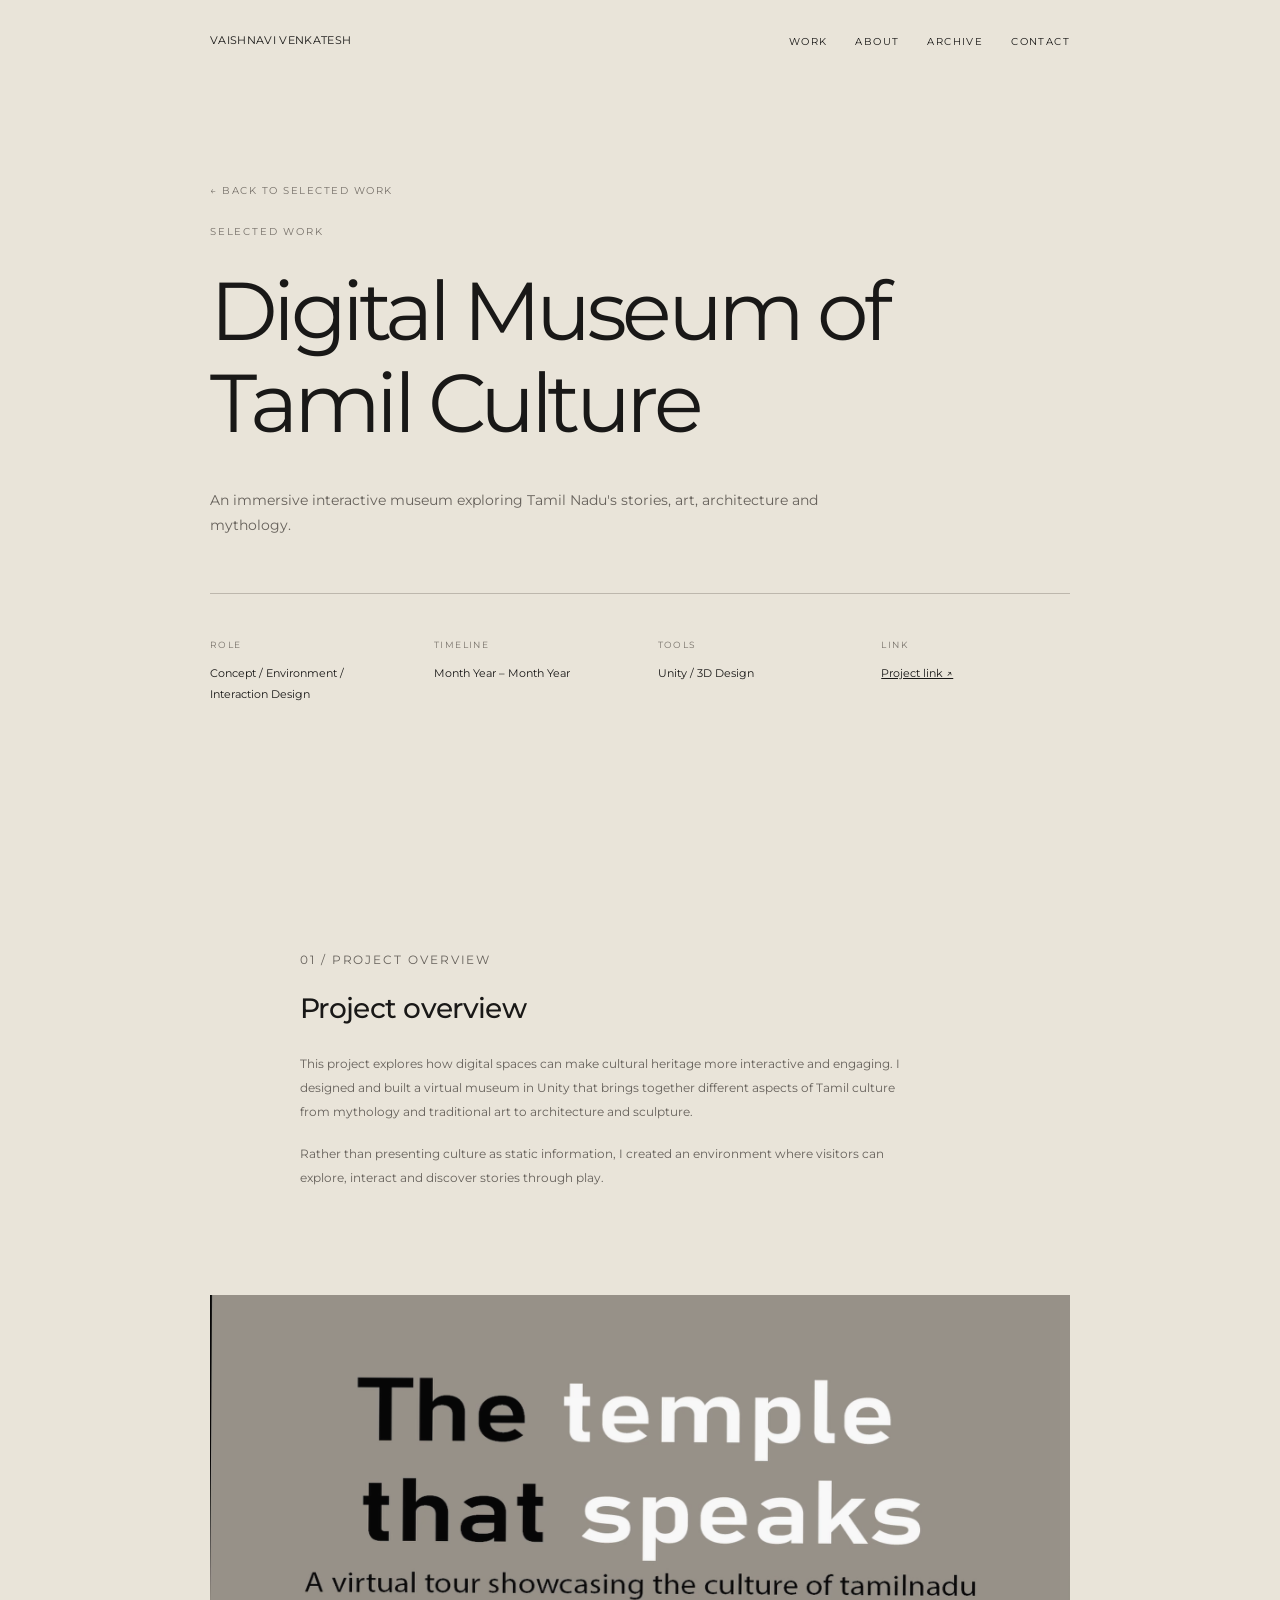
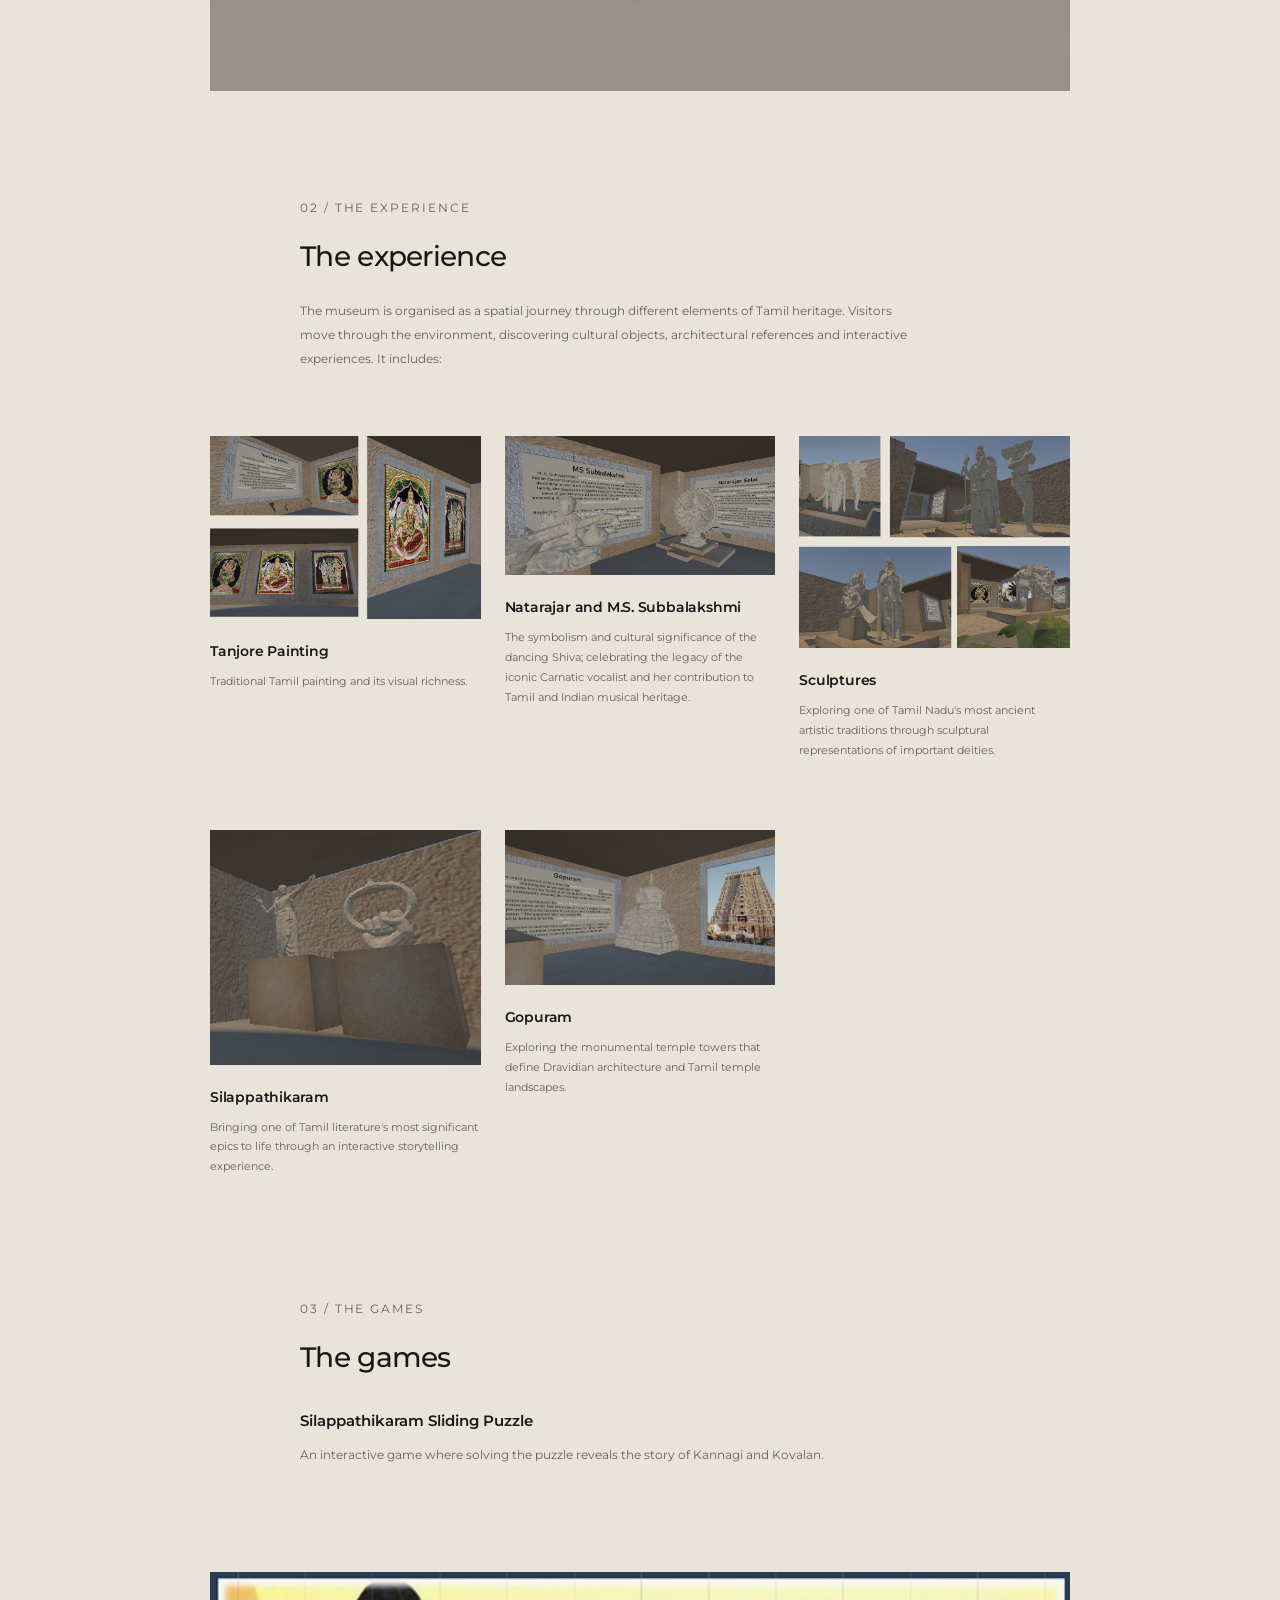
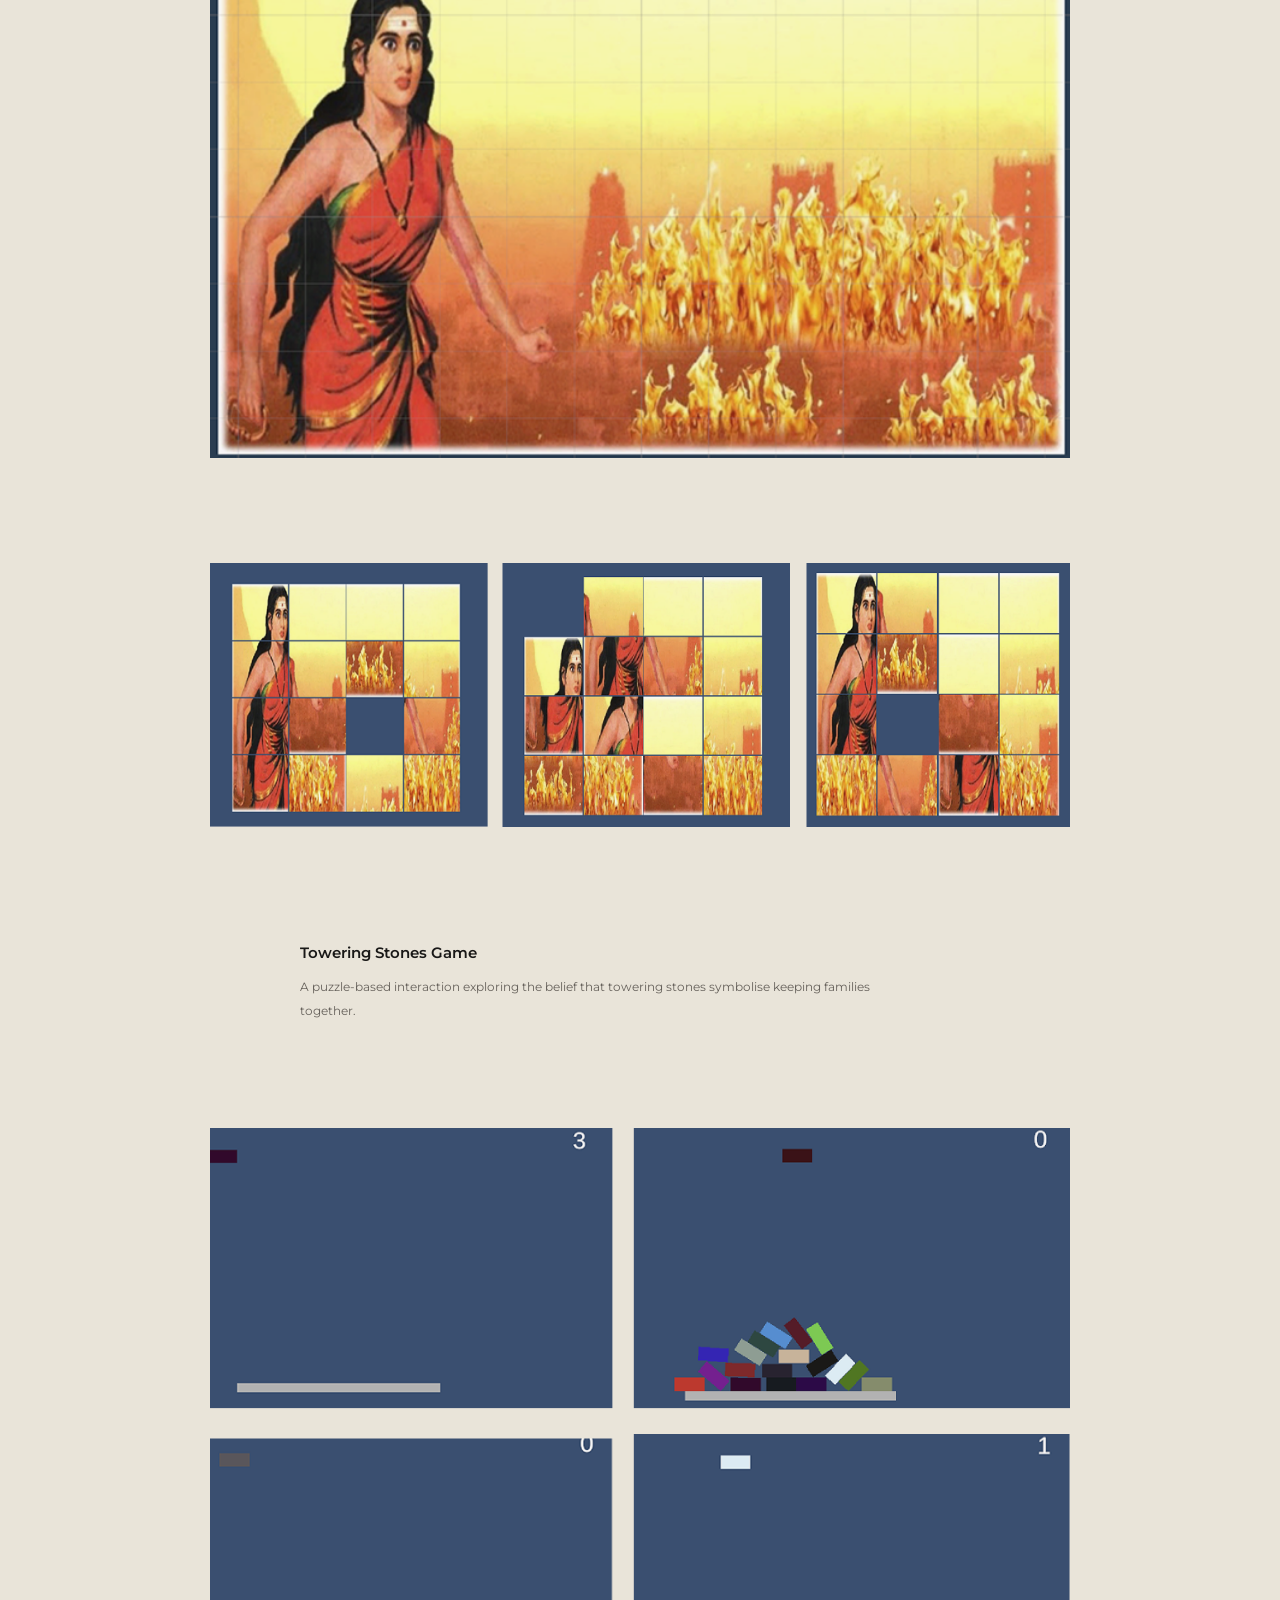
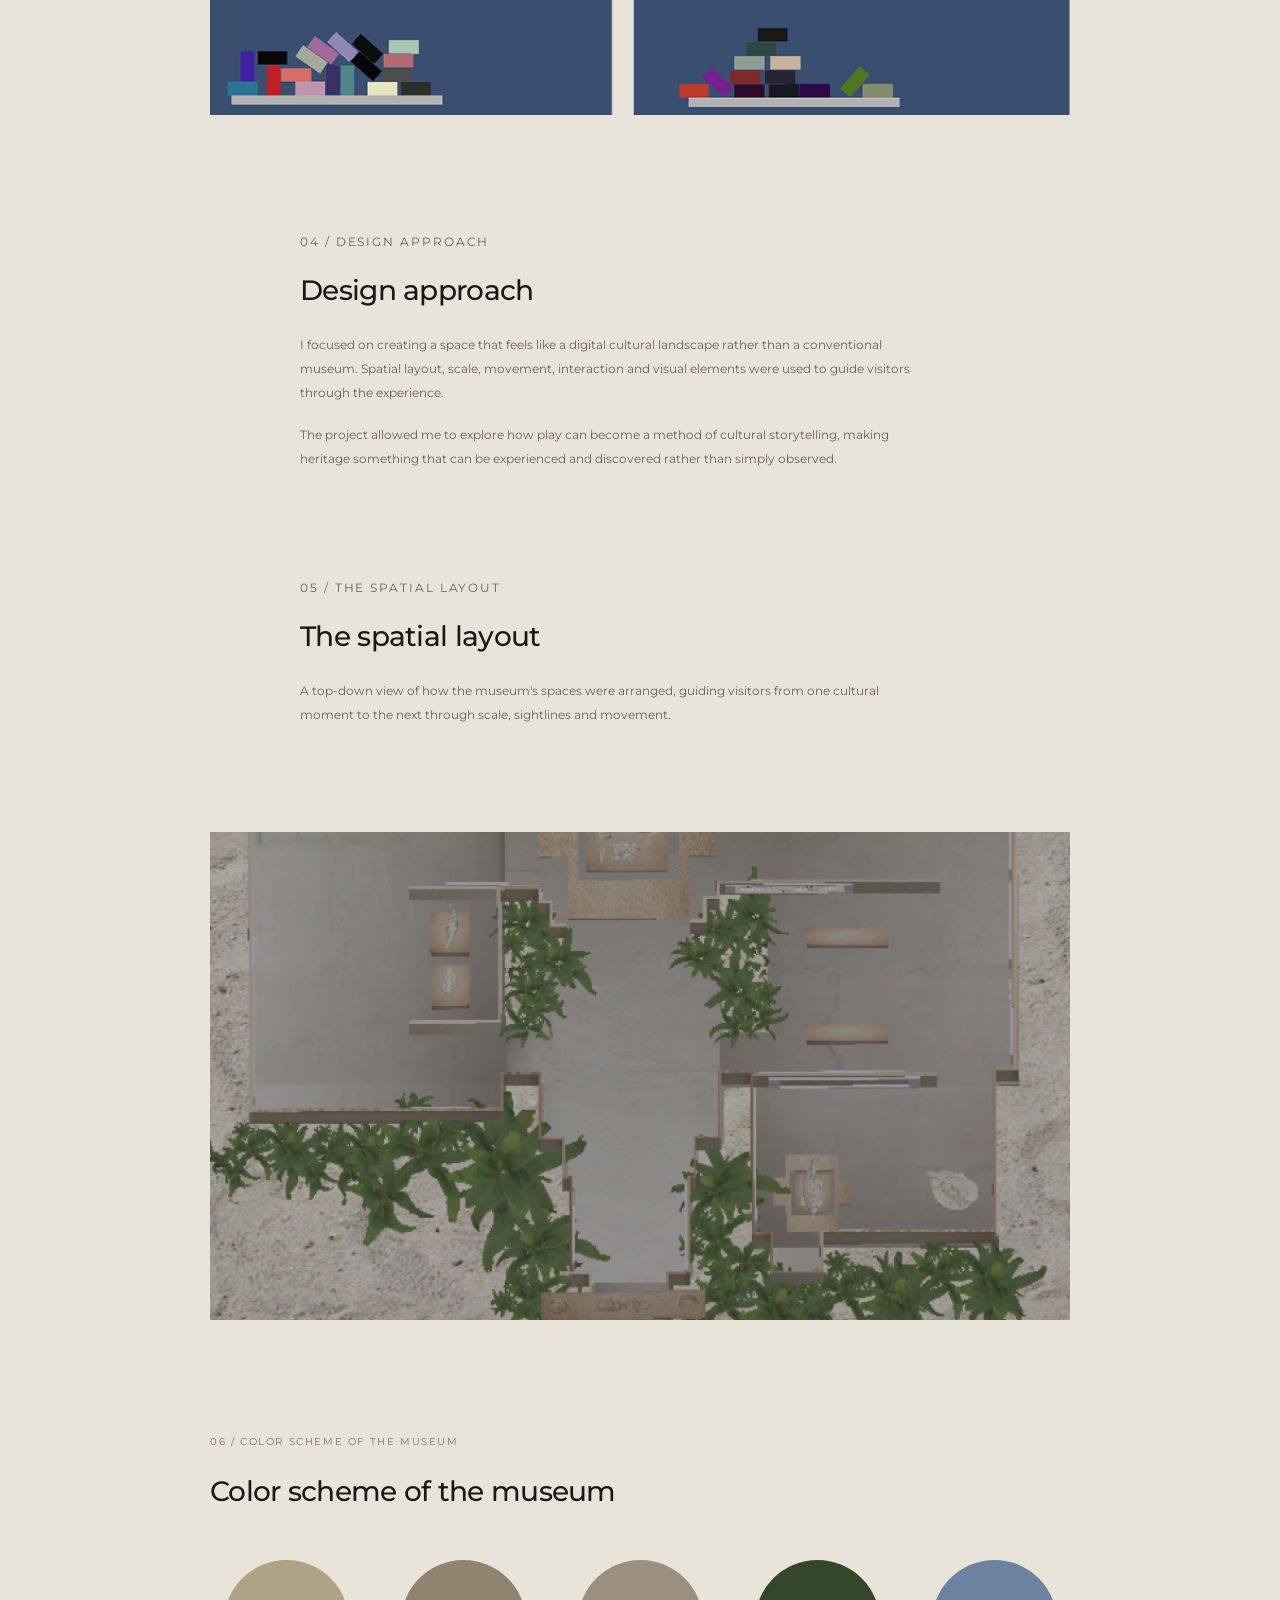
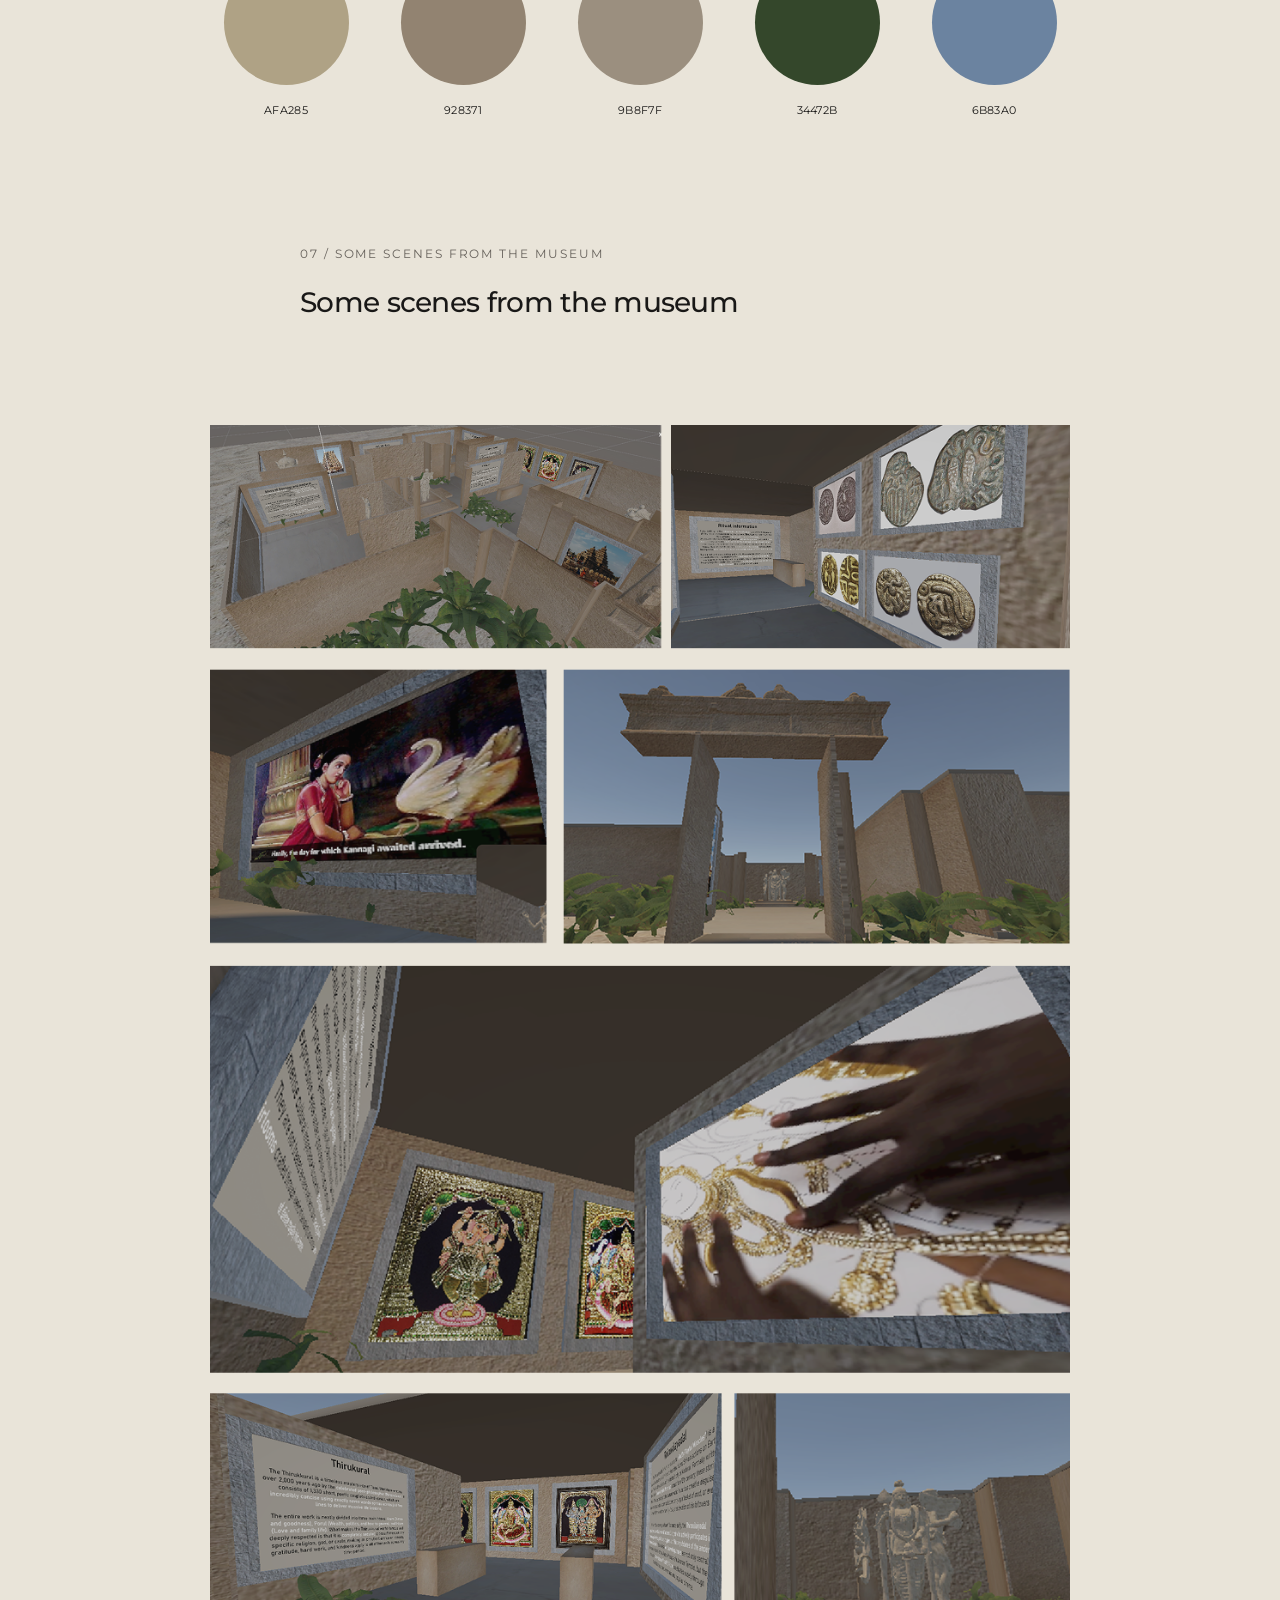
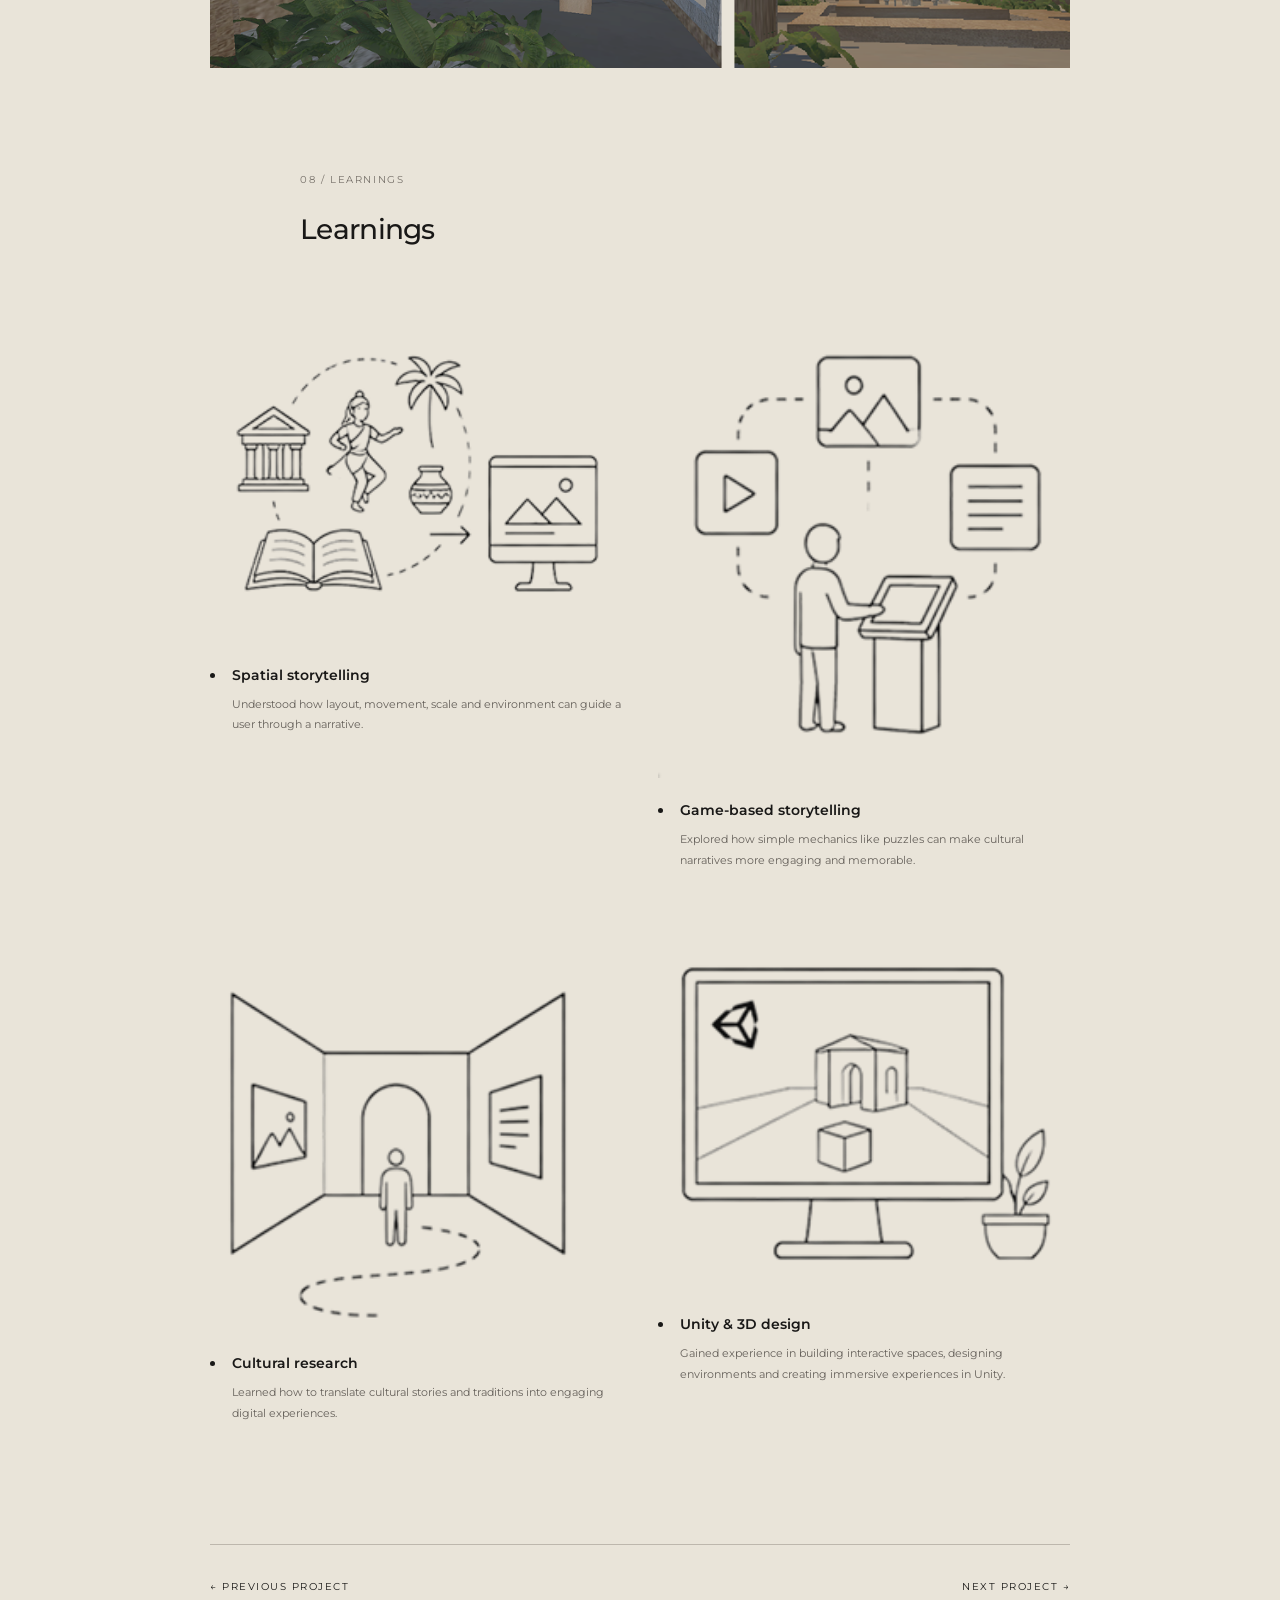
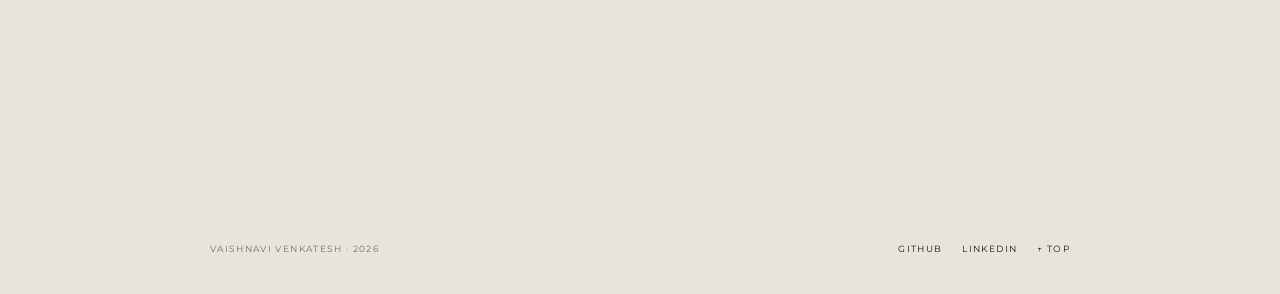
<file: pages/project-5.html>
<!DOCTYPE html>
<html lang="en">

<head>

<meta charset="UTF-8">
<meta name="viewport" content="width=device-width, initial-scale=1.0">

<title>Digital Museum of Tamil Culture — Vaishnavi Venkatesh</title>

<link rel="preconnect" href="https://fonts.googleapis.com">
<link rel="preconnect" href="https://fonts.gstatic.com" crossorigin>

<link
    href="https://fonts.googleapis.com/css2?family=Montserrat:ital,wght@0,400;0,500;0,600;1,400&display=swap"
    rel="stylesheet"
>

<style>

/* ========================================================
   RESET
======================================================== */

* {
    margin: 0;
    padding: 0;
    box-sizing: border-box;
}

html {
    scroll-behavior: smooth;
}

body {
    background: #e9e4d9;
    color: #191817;
    font-family: "Montserrat", sans-serif;
    font-weight: 400;
    overflow-x: hidden;
}

a {
    color: inherit;
    text-decoration: none;
}

::selection {
    background: #191817;
    color: #e9e4d9;
}



/* ========================================================
   PAGE WIDTH
======================================================== */

.page-width {
    width: min(860px, calc(100% - 200px));
    margin: 0 auto;
}



/* ========================================================
   NAVIGATION
======================================================== */

.site-nav {
    padding: 30px 0;
}

.nav-inner {
    width: min(860px, calc(100% - 200px));
    margin: 0 auto;

    display: flex;
    justify-content: space-between;
    align-items: center;
}

.artist-name {
    font-size: 11px;
    letter-spacing: .03em;
    text-transform: none;
    font-weight: 400;
}

.nav-links {
    display: flex;
    gap: 28px;
    list-style: none;
}

.nav-links a {
    font-size: 10px;
    text-transform: uppercase;
    letter-spacing: .14em;
    color: #191817;

    transition: opacity .2s ease;
}

.nav-links a:hover {
    opacity: .5;
}



/* ========================================================
   PROJECT HERO
======================================================== */

.project-hero {
    min-height: auto;
    display: block;

    padding: 100px 0 85px;
}

.project-hero-content {
    width: 100%;
}

.back-link {
    display: inline-flex;
    align-items: center;
    gap: 8px;

    font-size: 10px;
    text-transform: uppercase;
    letter-spacing: .15em;

    color: #77716a;

    margin-bottom: 28px;

    transition:
        gap .2s ease,
        opacity .2s ease;
}

.back-link:hover {
    gap: 12px;
    opacity: .5;
}

.collection-label {
    font-size: 10px;
    text-transform: uppercase;
    letter-spacing: .18em;

    color: #77716a;

    margin-bottom: 28px;
}

.project-main-title {
    font-size: clamp(50px, 8vw, 82px);
    font-weight: 400;

    line-height: 1.12;
    letter-spacing: -.055em;

    max-width: 900px;
}

.project-intro {
    max-width: 620px;

    margin-top: 38px;

    font-size: 14px;
    line-height: 1.8;

    color: #66615b;
}



/* ========================================================
   PROJECT META
======================================================== */

.project-meta {
    display: grid;
    grid-template-columns: repeat(4, 1fr);

    gap: 35px;

    margin-top: 55px;

    padding: 45px 0 80px;

    border-top: 1px solid #bdb7ad;
}

.meta-item {
    min-width: 0;
}

.meta-label {
    display: block;

    font-size: 9px;
    text-transform: uppercase;
    letter-spacing: .16em;

    color: #77716a;

    margin-bottom: 12px;
}

.meta-value {
    font-size: 11px;
    line-height: 1.7;
}

.museum-rule {
    display: none;
}



/* ========================================================
   PROJECT BODY
======================================================== */

.project-body {
    padding: 80px 0 150px;
}



/* ========================================================
   PROJECT IMAGES
======================================================== */

/*
   Images are no longer placed inside fixed-height boxes.
   They keep their original aspect ratio and are never cropped.
*/

.project-image {
    width: 100%;

    background: transparent;

    margin-bottom: 115px;
}

.project-image img {
    width: 100%;
    height: auto;

    display: block;

    object-fit: contain;

    filter: grayscale(20%) contrast(.95);

    transition:
        filter .5s ease;
}

.project-image:hover img {
    filter:
        grayscale(0%)
        contrast(1);
}

.project-image.secondary {
    width: 100%;

    margin: 10px 0 105px;
}



/* ========================================================
   PROJECT CONTENT
======================================================== */

.project-content {
    max-width: 680px;

    margin: 0 auto 105px;
}

.content-label {
    font-size: 10px;
    text-transform: uppercase;
    letter-spacing: .16em;

    color: #77716a;

    margin-bottom: 25px;
}

.project-content h2 {
    font-size: 28px;

    line-height: 1.3;

    font-weight: 500;

    letter-spacing: -.025em;

    margin-bottom: 25px;
}

.project-content h3 {
    font-size: 15px;

    line-height: 1.5;

    font-weight: 600;

    margin-top: 35px;
    margin-bottom: 10px;
}

.project-content p {
    max-width: 620px;

    font-size: 12px;

    line-height: 2;

    color: #66615b;

    margin-bottom: 18px;
}

.project-content p.tight {
    margin-bottom: 18px;
}



/* ========================================================
   EXPERIENCE GRID
======================================================== */

.experience-intro {
    margin-bottom: 65px;
}

.experience-grid {
    width: 100%;

    display: grid;

    grid-template-columns: repeat(3, 1fr);

    column-gap: 24px;
    row-gap: 70px;

    margin-bottom: 120px;
}

.experience-card {
    min-width: 0;
}

.experience-card-image {
    width: 100%;

    background: transparent;

    overflow: visible;

    margin-bottom: 22px;
}

.experience-card-image img {
    width: 100%;
    height: auto;

    display: block;

    object-fit: contain;

    filter:
        grayscale(20%)
        contrast(.95);

    transition:
        filter .5s ease;
}

.experience-card:hover .experience-card-image img {
    filter:
        grayscale(0%)
        contrast(1);
}

.experience-card-content h3 {
    font-size: 14px;

    line-height: 1.5;

    font-weight: 600;

    letter-spacing: -.015em;

    margin: 0 0 10px;
}

.experience-card-content p {
    font-size: 11px;

    line-height: 1.8;

    color: #66615b;

    margin: 0;
}



/* ========================================================
   COLOR SCHEME
======================================================== */

.color-section {
    max-width: 860px;

    margin: 0 auto 125px;
}

.color-section .content-label {
    margin-bottom: 25px;
}

.color-section h2 {
    font-size: 28px;

    line-height: 1.3;

    font-weight: 500;

    letter-spacing: -.025em;

    margin-bottom: 50px;
}

.color-palette {
    width: 100%;

    display: grid;

    grid-template-columns: repeat(5, 1fr);

    gap: 25px;

    align-items: start;
}

.color-item {
    display: flex;

    flex-direction: column;

    align-items: center;

    text-align: center;
}

.color-circle {
    width: 125px;
    height: 125px;

    border-radius: 50%;

    margin-bottom: 18px;

    transition:
        transform .3s ease,
        opacity .3s ease;
}

.color-item:hover .color-circle {
    transform: scale(1.04);
}

.color-code {
    font-size: 11px;

    letter-spacing: .03em;

    color: #191817;
}



/* Individual museum colours */

.color-1 {
    background: #AFA285;
}

.color-2 {
    background: #928371;
}

.color-3 {
    background: #9B8F7F;
}

.color-4 {
    background: #34472B;
}

.color-5 {
    background: #6B83A0;
}



/* ========================================================
   LEARNINGS
======================================================== */

.learnings-section {
    width: 100%;

    margin-bottom: 120px;
}

.learnings-heading {
    max-width: 680px;

    margin: 0 auto 50px;
}

.learnings-heading h2 {
    font-size: 28px;

    line-height: 1.3;

    font-weight: 500;

    letter-spacing: -.025em;
}

.learning-grid {
    display: grid;

    grid-template-columns: repeat(2, 1fr);

    gap: 55px 35px;
}

.learning-card {
    min-width: 0;
}

.learning-image {
    width: 100%;

    background: transparent;

    overflow: visible;

    margin-bottom: 22px;
}

.learning-image img {
    width: 100%;
    height: auto;

    display: block;

    object-fit: contain;

    filter:
        grayscale(20%)
        contrast(.95);

    transition:
        filter .5s ease;
}

.learning-card:hover .learning-image img {
    filter:
        grayscale(0%)
        contrast(1);
}

.learning-text {
    display: grid;

    grid-template-columns: 10px 1fr;

    gap: 12px;
}

.learning-bullet {
    width: 5px;
    height: 5px;

    background: #191817;

    border-radius: 50%;

    margin-top: 8px;
}

.learning-content h3 {
    font-size: 14px;

    line-height: 1.5;

    font-weight: 600;

    margin: 0 0 8px;
}

.learning-content p {
    font-size: 11px;

    line-height: 1.9;

    color: #66615b;

    margin: 0;
}



/* ========================================================
   PROJECT NAVIGATION
======================================================== */

.project-navigation {
    border-top: 1px solid #bdb7ad;

    padding-top: 35px;

    display: flex;

    justify-content: space-between;

    font-size: 10px;

    text-transform: uppercase;

    letter-spacing: .15em;
}

.project-navigation .back-link {
    margin-bottom: 0;

    color: #191817;
}

.project-navigation a:hover {
    opacity: .5;
}



/* ========================================================
   FOOTER
======================================================== */

footer {
    width: min(860px, calc(100% - 200px));

    margin: 0 auto;

    padding: 100px 0 40px;

    border-top: none;

    display: flex;

    justify-content: space-between;
}

.footer-text {
    font-size: 9px;

    text-transform: uppercase;

    letter-spacing: .15em;

    color: #77716a;
}

.footer-links {
    display: flex;

    gap: 20px;
}

.footer-links a {
    font-size: 9px;

    text-transform: uppercase;

    letter-spacing: .15em;
}



/* ========================================================
   TABLET
======================================================== */

@media (max-width: 1000px) {

    .color-circle {
        width: 100px;
        height: 100px;
    }

}



/* ========================================================
   MOBILE
======================================================== */

@media (max-width: 760px) {

    .page-width,
    .nav-inner,
    footer {
        width: calc(100% - 40px);
    }



    .site-nav {
        padding: 20px 0;
    }



    .nav-links {
        display: none;
    }



    .project-hero {
        padding: 70px 0 60px;
    }



    .back-link {
        margin-bottom: 25px;
    }



    .project-main-title {
        font-size: 50px;

        line-height: 1.12;
    }



    .project-intro {
        font-size: 13px;

        margin-top: 30px;
    }



    .project-meta {
        grid-template-columns: repeat(2, 1fr);

        gap: 30px;

        margin-top: 45px;

        padding-bottom: 60px;
    }



    .project-body {
        padding: 55px 0 100px;
    }



    /* PROJECT IMAGES */

    .project-image {
        width: 100%;

        margin-bottom: 75px;
    }

    .project-image.secondary {
        width: 100%;

        margin-bottom: 75px;
    }



    .project-content {
        margin-bottom: 75px;
    }



    .project-content h2 {
        font-size: 24px;
    }



    .project-content p {
        font-size: 12px;
    }



    /* EXPERIENCE GRID */

    .experience-intro {
        margin-bottom: 45px;
    }



    .experience-grid {
        grid-template-columns: 1fr;

        gap: 60px;

        margin-bottom: 80px;
    }



    .experience-card-image {
        width: 100%;

        margin-bottom: 18px;
    }



    .experience-card-content h3 {
        font-size: 14px;
    }



    .experience-card-content p {
        font-size: 12px;
    }



    /* COLOR SCHEME */

    .color-section {
        margin-bottom: 85px;
    }

    .color-section h2 {
        font-size: 24px;

        margin-bottom: 35px;
    }

    .color-palette {
        grid-template-columns: repeat(2, 1fr);

        gap: 35px 20px;
    }

    .color-circle {
        width: 105px;
        height: 105px;

        margin-bottom: 14px;
    }



    /* LEARNINGS */

    .learnings-section {
        margin-bottom: 80px;
    }

    .learnings-heading {
        margin-bottom: 40px;
    }

    .learnings-heading h2 {
        font-size: 24px;
    }

    .learning-grid {
        grid-template-columns: 1fr;

        gap: 55px;
    }

    .learning-content h3 {
        font-size: 14px;
    }

    .learning-content p {
        font-size: 12px;
    }



    .project-navigation {
        margin-top: 20px;
    }



    footer {
        display: block;

        padding-top: 70px;
    }



    .footer-links {
        margin-top: 15px;

        flex-wrap: wrap;
    }

}

</style>

</head>



<body>



<!-- ========================================================
     NAVIGATION
======================================================== -->

<nav class="site-nav">

    <div class="nav-inner">

        <a
            href="../index.html"
            class="artist-name"
        >
            VAISHNAVI VENKATESH
        </a>



        <ul class="nav-links">

            <li>
                <a href="../index.html#work">
                    Work
                </a>
            </li>

            <li>
                <a href="../index.html#about">
                    About
                </a>
            </li>

            <li>
                <a href="../index.html#archive">
                    Archive
                </a>
            </li>

            <li>
                <a href="../index.html#contact">
                    Contact
                </a>
            </li>

        </ul>

    </div>

</nav>





<!-- ========================================================
     PROJECT HERO
======================================================== -->

<header class="project-hero">

    <div class="page-width">

        <div class="project-hero-content">



            <a
                href="../index.html#work"
                class="back-link"
            >
                ← Back to selected work
            </a>



            <p class="collection-label">
                Selected Work
            </p>



            <h1 class="project-main-title">
                Digital Museum of Tamil Culture
            </h1>



            <p class="project-intro">

                An immersive interactive museum exploring Tamil Nadu's
                stories, art, architecture and mythology.

            </p>





            <!-- PROJECT META -->

            <div class="project-meta">



                <div class="meta-item">

                    <span class="meta-label">
                        Role
                    </span>

                    <span class="meta-value">
                        Concept / Environment / Interaction Design
                    </span>

                </div>



                <div class="meta-item">

                    <span class="meta-label">
                        Timeline
                    </span>

                    <span class="meta-value">
                        Month Year – Month Year
                    </span>

                </div>



                <div class="meta-item">

                    <span class="meta-label">
                        Tools
                    </span>

                    <span class="meta-value">
                        Unity / 3D Design
                    </span>

                </div>



                <div class="meta-item">

                    <span class="meta-label">
                        Link
                    </span>

                    <span class="meta-value">

                        <a
                            href="#"
                            target="_blank"
                            rel="noopener"
                            style="text-decoration: underline;"
                        >
                            Project link ↗
                        </a>

                    </span>

                </div>



            </div>

        </div>

    </div>

</header>



<div class="museum-rule"></div>





<!-- ========================================================
     PROJECT BODY
======================================================== -->

<section class="project-body">

    <div class="page-width">





        <!-- ==================================================
             01 / PROJECT OVERVIEW
        ================================================== -->

        <div class="project-content">

            <p class="content-label">
                01 / Project overview
            </p>

            <h2>
                Project overview
            </h2>

            <p>
                This project explores how digital spaces can make cultural
                heritage more interactive and engaging. I designed and
                built a virtual museum in Unity that brings together
                different aspects of Tamil culture from mythology and
                traditional art to architecture and sculpture.
            </p>

            <p>
                Rather than presenting culture as static information, I
                created an environment where visitors can explore,
                interact and discover stories through play.
            </p>

        </div>





        <div class="project-image secondary">

            <img
                src="../imagezz/dm hero.png"
                alt="Tanjore Painting gallery in the museum"
            >

        </div>





        <!-- ==================================================
             02 / THE EXPERIENCE
        ================================================== -->

        <div class="project-content experience-intro">

            <p class="content-label">
                02 / The experience
            </p>

            <h2>
                The experience
            </h2>

            <p>
                The museum is organised as a spatial journey through
                different elements of Tamil heritage. Visitors move
                through the environment, discovering cultural objects,
                architectural references and interactive experiences.
                It includes:
            </p>

        </div>





        <!-- EXPERIENCE GRID -->

        <div class="experience-grid">



            <!-- TANJORE PAINTING -->

            <div class="experience-card">

                <div class="experience-card-image">

                    <img
                        src="../imagezz/dmt.png"
                        alt="Tanjore Painting exhibit"
                    >

                </div>

                <div class="experience-card-content">

                    <h3>
                        Tanjore Painting
                    </h3>

                    <p>
                        Traditional Tamil painting and its visual richness.
                    </p>

                </div>

            </div>





            <!-- NATARAJA -->

            <div class="experience-card">

                <div class="experience-card-image">

                    <img
                        src="../imagezz/dms.png"
                        alt="Nataraja exhibit"
                    >

                </div>

                <div class="experience-card-content">

                    <h3>
                        Natarajar and M.S. Subbalakshmi
                    </h3>

                    <p>
                        The symbolism and cultural significance of the
                        dancing Shiva; celebrating the legacy of the iconic
                        Carnatic vocalist and her contribution to Tamil and
                        Indian musical heritage.
                    </p>

                </div>

            </div>





            <!-- SCULPTURES -->

            <div class="experience-card">

                <div class="experience-card-image">

                    <img
                        src="../imagezz/dmsculture.png"
                        alt="Tamil sculpture exhibit"
                    >

                </div>

                <div class="experience-card-content">

                    <h3>
                        Sculptures
                    </h3>

                    <p>
                        Exploring one of Tamil Nadu's most ancient artistic
                        traditions through sculptural representations of
                        important deities.
                    </p>

                </div>

            </div>





            <!-- SILAPPATHIKARAM -->

            <div class="experience-card">

                <div class="experience-card-image">

                    <img
                        src="../imagezz/dmsila.png"
                        alt="Silappathikaram exhibit"
                    >

                </div>

                <div class="experience-card-content">

                    <h3>
                        Silappathikaram
                    </h3>

                    <p>
                        Bringing one of Tamil literature's most significant
                        epics to life through an interactive storytelling
                        experience.
                    </p>

                </div>

            </div>





            <!-- GOPURAM -->

            <div class="experience-card">

                <div class="experience-card-image">

                    <img
                        src="../imagezz/dmgopuram.png"
                        alt="Gopuram exhibit"
                    >

                </div>

                <div class="experience-card-content">

                    <h3>
                        Gopuram
                    </h3>

                    <p>
                        Exploring the monumental temple towers that define
                        Dravidian architecture and Tamil temple landscapes.
                    </p>

                </div>

            </div>



        </div>





        <!-- ==================================================
             03 / THE GAMES
        ================================================== -->

        <div class="project-content">

            <p class="content-label">
                03 / The games
            </p>

            <h2>
                The games
            </h2>

            <h3>
                Silappathikaram Sliding Puzzle
            </h3>

            <p class="tight">
                An interactive game where solving the puzzle reveals the
                story of Kannagi and Kovalan.
            </p>

        </div>





        <div class="project-image secondary">

            <img
                src="../imagezz/dmgame1.png"
                alt="Silappathikaram interactive storytelling room"
            >

        </div>





        <div class="project-image">

            <img
                src="../imagezz/dmgame2.png"
                alt="Nataraja and M. S. Subbulakshmi exhibits"
            >

        </div>





        <div class="project-content">

            <h3>
                Towering Stones Game
            </h3>

            <p>
                A puzzle-based interaction exploring the belief that
                towering stones symbolise keeping families together.
            </p>

        </div>





        <div class="project-image">

            <img
                src="../imagezz/dmgames3.png"
                alt="Silappathikaram Sliding Puzzle gameplay"
            >

        </div>





        <!-- ==================================================
             04 / DESIGN APPROACH
        ================================================== -->

        <div class="project-content">

            <p class="content-label">
                04 / Design approach
            </p>

            <h2>
                Design approach
            </h2>

            <p>
                I focused on creating a space that feels like a digital
                cultural landscape rather than a conventional museum.
                Spatial layout, scale, movement, interaction and visual
                elements were used to guide visitors through the
                experience.
            </p>

            <p>
                The project allowed me to explore how play can become a
                method of cultural storytelling, making heritage
                something that can be experienced and discovered rather
                than simply observed.
            </p>

        </div>





        <!-- ==================================================
             05 / SPATIAL LAYOUT
        ================================================== -->

        <div class="project-content">

            <p class="content-label">
                05 / The spatial layout
            </p>

            <h2>
                The spatial layout
            </h2>

            <p>
                A top-down view of how the museum's spaces were arranged,
                guiding visitors from one cultural moment to the next
                through scale, sightlines and movement.
            </p>

        </div>



        <div class="project-image">

            <img
                src="../imagezz/DigitalMuseum.png"
                alt="Spatial layout of the museum"
            >

        </div>





        <!-- ==================================================
             06 / COLOR SCHEME
        ================================================== -->

        <div class="color-section">

            <p class="content-label">
                06 / Color scheme of the museum
            </p>

            <h2>
                Color scheme of the museum
            </h2>



            <div class="color-palette">



                <div class="color-item">

                    <div class="color-circle color-1"></div>

                    <span class="color-code">
                        AFA285
                    </span>

                </div>



                <div class="color-item">

                    <div class="color-circle color-2"></div>

                    <span class="color-code">
                        928371
                    </span>

                </div>



                <div class="color-item">

                    <div class="color-circle color-3"></div>

                    <span class="color-code">
                        9B8F7F
                    </span>

                </div>



                <div class="color-item">

                    <div class="color-circle color-4"></div>

                    <span class="color-code">
                        34472B
                    </span>

                </div>



                <div class="color-item">

                    <div class="color-circle color-5"></div>

                    <span class="color-code">
                        6B83A0
                    </span>

                </div>



            </div>

        </div>





        <!-- ==================================================
             07 / SOME SCENES FROM THE MUSEUM
        ================================================== -->

        <div class="project-content">

            <p class="content-label">
                07 / Some scenes from the museum
            </p>

            <h2>
                Some scenes from the museum
            </h2>

        </div>



        <div class="project-image secondary">

            <img
                src="../imagezz/dmscenes.png"
                alt="Scenes from the Digital Museum of Tamil Culture"
            >

        </div>





        <!-- ==================================================
             08 / LEARNINGS
        ================================================== -->

        <div class="learnings-section">

            <div class="learnings-heading">

                <p class="content-label">
                    08 / Learnings
                </p>

                <h2>
                    Learnings
                </h2>

            </div>



            <div class="learning-grid">



                <!-- LEARNING 01 -->

                <div class="learning-card">

                    <div class="learning-image">

                        <img
                            src="../imagezz/dmspatial.png"
                            alt="Spatial storytelling in the museum"
                        >

                    </div>



                    <div class="learning-text">

                        <span class="learning-bullet"></span>

                        <div class="learning-content">

                            <h3>
                                Spatial storytelling
                            </h3>

                            <p>
                                Understood how layout, movement, scale and
                                environment can guide a user through a
                                narrative.
                            </p>

                        </div>

                    </div>

                </div>





                <!-- LEARNING 02 -->

                <div class="learning-card">

                    <div class="learning-image">

                        <img
                            src="../imagezz/dmstorytelling.png"
                            alt="Game-based storytelling interaction"
                        >

                    </div>



                    <div class="learning-text">

                        <span class="learning-bullet"></span>

                        <div class="learning-content">

                            <h3>
                                Game-based storytelling
                            </h3>

                            <p>
                                Explored how simple mechanics like puzzles
                                can make cultural narratives more engaging
                                and memorable.
                            </p>

                        </div>

                    </div>

                </div>





                <!-- LEARNING 03 -->

                <div class="learning-card">

                    <div class="learning-image">

                        <img
                            src="../imagezz/dmcultural.png"
                            alt="Cultural research for the museum"
                        >

                    </div>



                    <div class="learning-text">

                        <span class="learning-bullet"></span>

                        <div class="learning-content">

                            <h3>
                                Cultural research
                            </h3>

                            <p>
                                Learned how to translate cultural stories
                                and traditions into engaging digital
                                experiences.
                            </p>

                        </div>

                    </div>

                </div>





                <!-- LEARNING 04 -->

                <div class="learning-card">

                    <div class="learning-image">

                        <img
                            src="../imagezz/dmunity.png"
                            alt="Unity and 3D environment design"
                        >

                    </div>



                    <div class="learning-text">

                        <span class="learning-bullet"></span>

                        <div class="learning-content">

                            <h3>
                                Unity &amp; 3D design
                            </h3>

                            <p>
                                Gained experience in building interactive
                                spaces, designing environments and creating
                                immersive experiences in Unity.
                            </p>

                        </div>

                    </div>

                </div>



            </div>

        </div>





        <!-- ==================================================
             PREVIOUS / NEXT
        ================================================== -->

        <div class="project-navigation">

            <a
                href="project-4.html"
                class="back-link"
            >
                ← Previous project
            </a>



            <a
                href="project-6.html"
                class="back-link"
            >
                Next project →
            </a>

        </div>



    </div>

</section>





<!-- ========================================================
     FOOTER
======================================================== -->

<footer>

    <span class="footer-text">

        Vaishnavi Venkatesh
        ·
        2026

    </span>



    <div class="footer-links">

        <a
            href="https://github.com/blueexev"
            target="_blank"
            rel="noopener noreferrer"
        >
            GitHub
        </a>



        <a
            href="https://linkedin.com"
            target="_blank"
            rel="noopener noreferrer"
        >
            LinkedIn
        </a>



        <a href="../index.html">
            ↑ Top
        </a>

    </div>

</footer>



</body>

</html>
</file>
